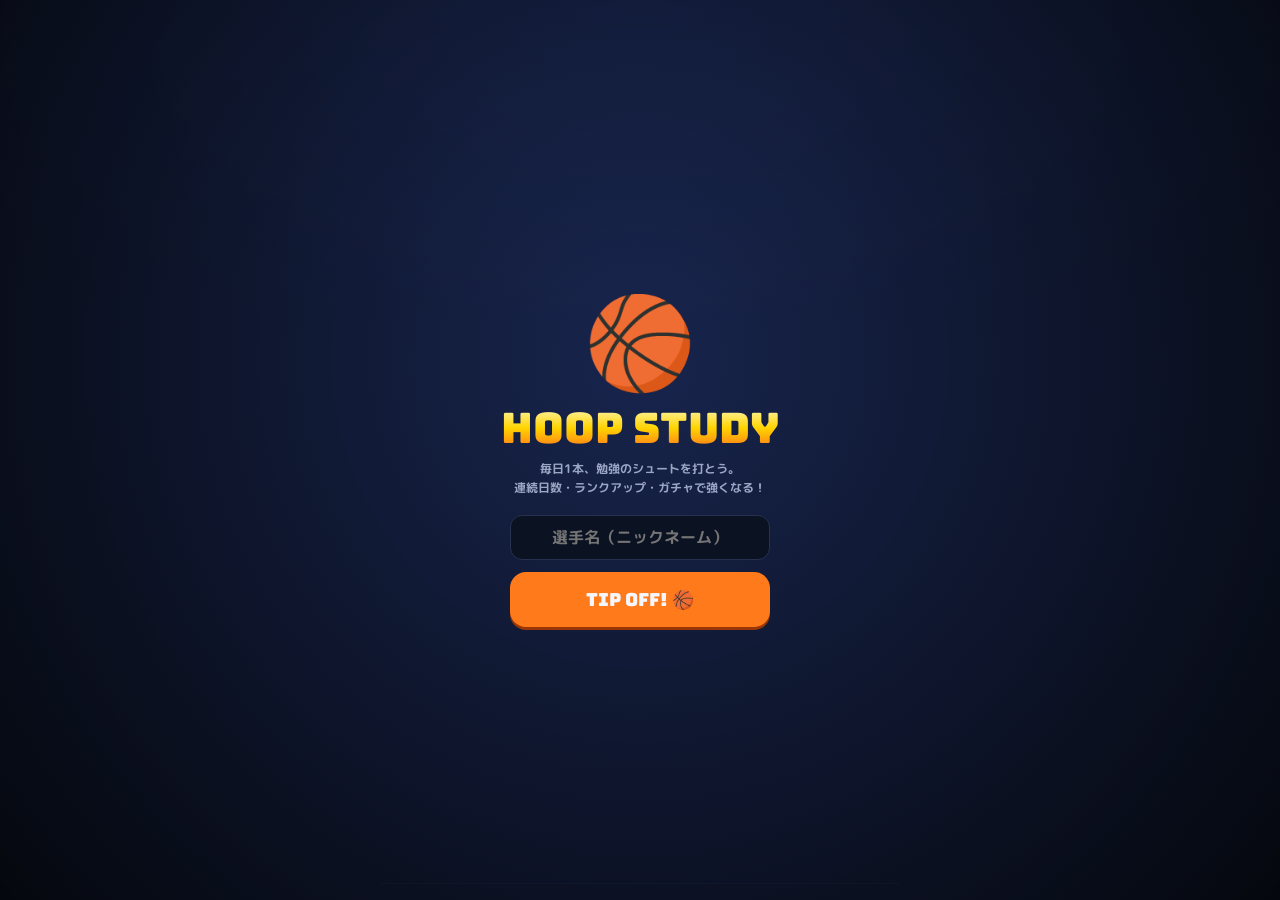
<file: index.html>
<!doctype html>
<html lang="ja">
<head>
<meta charset="utf-8">
<meta name="viewport" content="width=device-width,initial-scale=1,viewport-fit=cover,user-scalable=no">
<title>HOOP STUDY</title>
<meta name="theme-color" content="#0a0e1a">
<meta name="apple-mobile-web-app-capable" content="yes">
<meta name="mobile-web-app-capable" content="yes">
<meta name="apple-mobile-web-app-status-bar-style" content="black-translucent">
<meta name="apple-mobile-web-app-title" content="HOOP STUDY">
<link rel="apple-touch-icon" href="icons/icon-180.png">
<link rel="icon" href="icons/icon-192.png">
<link rel="manifest" href="manifest.webmanifest">
<link rel="preconnect" href="https://fonts.googleapis.com">
<link rel="preconnect" href="https://fonts.gstatic.com" crossorigin>
<link href="https://fonts.googleapis.com/css2?family=Bungee&family=M+PLUS+Rounded+1c:wght@500;700;800;900&display=swap" rel="stylesheet">
<link rel="stylesheet" href="style.css?v=34">
</head>
<body>
<div id="app"></div>
<nav class="tabbar" id="tabbar"></nav>
<script src="config.js?v=34"></script>
<script src="data.js?v=34"></script>
<script src="eiken.js?v=34"></script>
<script src="app.js?v=34"></script>
</body>
</html>
</file>
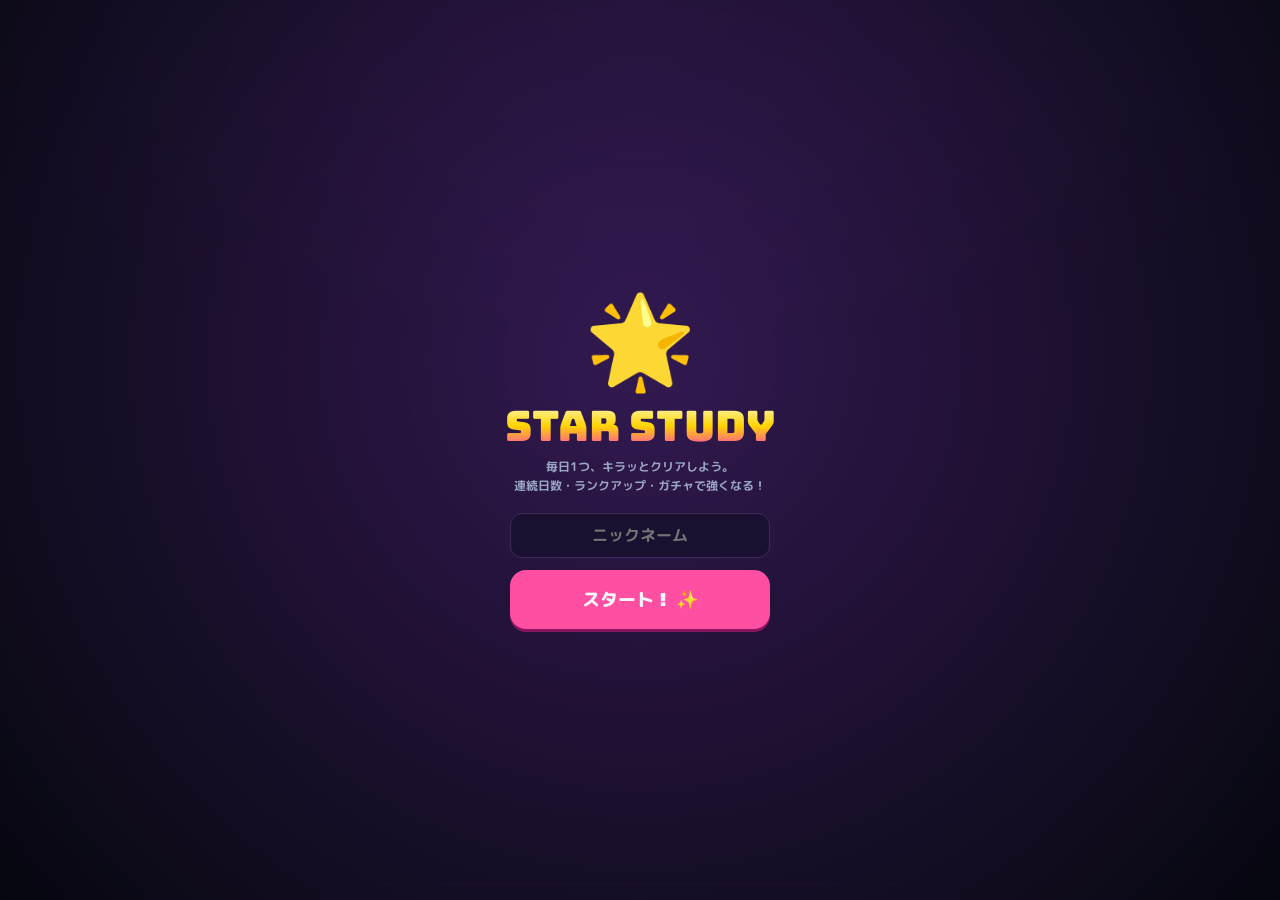
<file: star/index.html>
<!doctype html>
<html lang="ja">
<head>
<meta charset="utf-8">
<meta name="viewport" content="width=device-width,initial-scale=1,viewport-fit=cover,user-scalable=no">
<title>STAR STUDY</title>
<meta name="theme-color" content="#160c26">
<meta name="apple-mobile-web-app-capable" content="yes">
<meta name="mobile-web-app-capable" content="yes">
<meta name="apple-mobile-web-app-status-bar-style" content="black-translucent">
<meta name="apple-mobile-web-app-title" content="STAR STUDY">
<link rel="apple-touch-icon" href="icons/icon-180.png">
<link rel="icon" href="icons/icon-192.png">
<link rel="manifest" href="manifest.webmanifest">
<link rel="preconnect" href="https://fonts.googleapis.com">
<link rel="preconnect" href="https://fonts.gstatic.com" crossorigin>
<link href="https://fonts.googleapis.com/css2?family=Bungee&family=Jua&family=M+PLUS+Rounded+1c:wght@500;700;800;900&display=swap" rel="stylesheet">
<link rel="stylesheet" href="style.css?v=17">
</head>
<body>
<div id="app"></div>
<nav class="tabbar" id="tabbar"></nav>
<script src="config.js?v=17"></script>
<script src="data.js?v=17"></script>
<script src="app.js?v=17"></script>
</body>
</html>
</file>
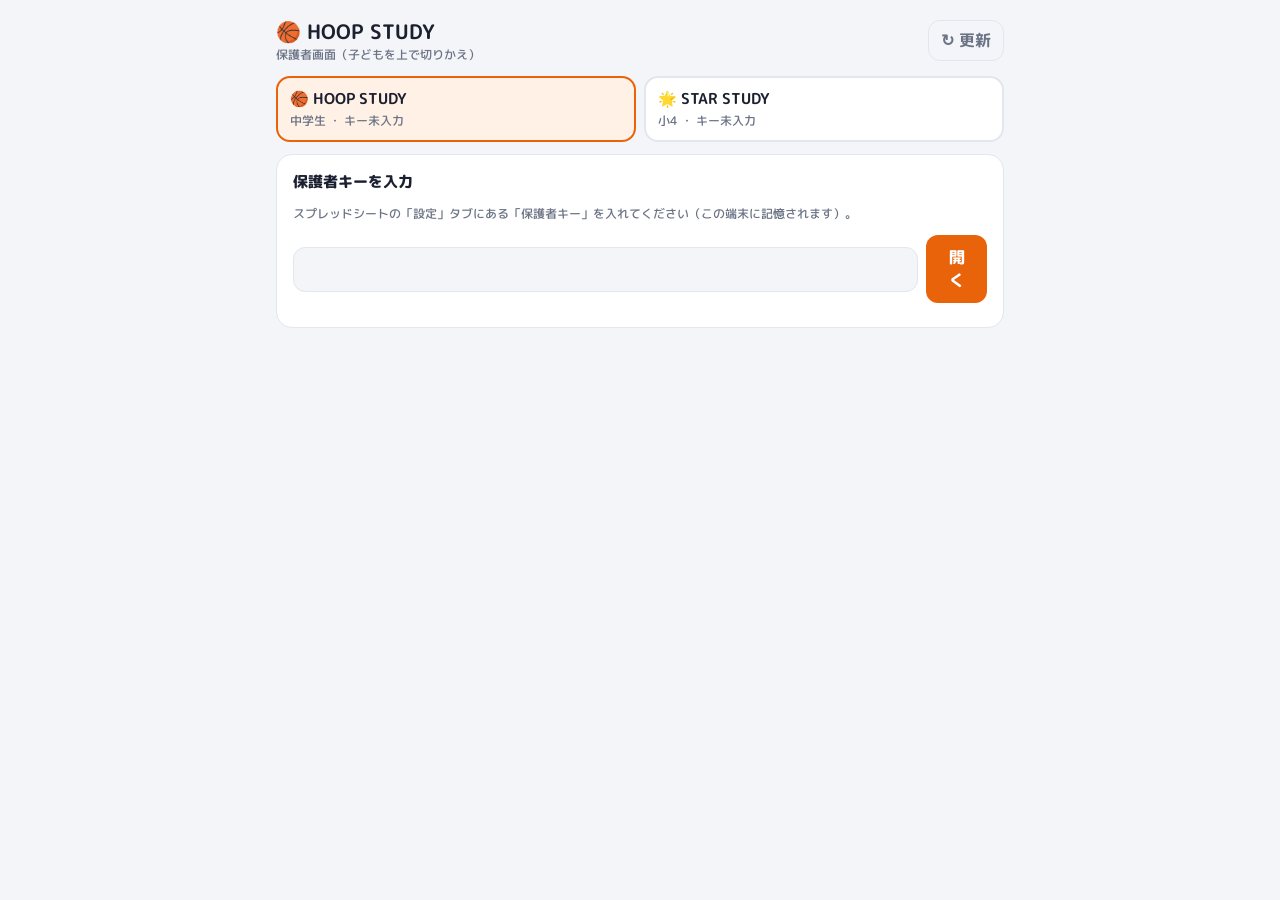
<file: parent.html>
<!doctype html>
<html lang="ja">
<head>
<meta charset="utf-8">
<meta name="viewport" content="width=device-width,initial-scale=1,viewport-fit=cover">
<title>保護者画面（HOOP・STAR）</title>
<meta name="theme-color" content="#0f1424">
<meta name="robots" content="noindex">
<meta name="apple-mobile-web-app-capable" content="yes">
<meta name="apple-mobile-web-app-title" content="勉強アプリ管理">
<link rel="apple-touch-icon" href="icons/icon-180.png">
<link rel="icon" href="icons/icon-192.png">
<link rel="preconnect" href="https://fonts.googleapis.com">
<link rel="preconnect" href="https://fonts.gstatic.com" crossorigin>
<link href="https://fonts.googleapis.com/css2?family=M+PLUS+Rounded+1c:wght@500;700;800&display=swap" rel="stylesheet">
<style>
:root {
  --bg: #f4f5f8; --card: #ffffff; --line: #e3e6ee; --text: #1b2030; --sub: #6b7385;
  --accent: #e8630a; --accent-soft: #fff1e6; --good: #0f9f6e; --good-soft: #e3f7ef; --bad: #d13b3b;
  --h0: #eceef3; --h1: #ffd9b8; --h2: #ffb172; --h3: #ff8a33; --h4: #e8630a;
}
@media (prefers-color-scheme: dark) {
  :root { --bg: #0f1424; --card: #171e33; --line: #273150; --text: #eef1f8; --sub: #98a2bd;
    --accent: #ff8a33; --accent-soft: #3a2412; --good: #2ee59d; --good-soft: #10302a; --bad: #ff6b6b;
    --h0: #222b45; --h1: #5a3417; --h2: #8a4a17; --h3: #c2641a; --h4: #ff8a33; }
}
* { box-sizing: border-box; }
body { margin: 0; background: var(--bg); color: var(--text); font-family: 'M PLUS Rounded 1c', 'Hiragino Sans', sans-serif; font-weight: 500; }
main { max-width: 760px; margin: 0 auto; padding: calc(16px + env(safe-area-inset-top)) 16px 48px; }
h1 { font-size: 20px; margin: 0; }
h2 { font-size: 15px; margin: 0 0 10px; font-weight: 800; }
.card { background: var(--card); border: 1px solid var(--line); border-radius: 16px; padding: 16px; margin-top: 12px; }
.head { display: flex; align-items: center; justify-content: space-between; gap: 10px; }
.sub { color: var(--sub); font-size: 12px; }
.kpis { display: grid; grid-template-columns: repeat(2, 1fr); gap: 10px; margin-top: 12px; }
@media (min-width: 620px) { .kpis { grid-template-columns: repeat(4, 1fr); } }
.kpi { background: var(--card); border: 1px solid var(--line); border-radius: 16px; padding: 14px; }
.kpi .v { font-size: 28px; font-weight: 800; line-height: 1.1; margin-top: 4px; }
.kpi .v small { font-size: 13px; font-weight: 700; margin-left: 2px; }
.kpi .d { font-size: 12px; margin-top: 4px; color: var(--sub); }
.up { color: var(--good); } .down { color: var(--bad); }
.status { display: flex; align-items: center; gap: 10px; padding: 12px 14px; border-radius: 14px; font-size: 14px; font-weight: 700; margin-top: 12px; }
.status.ok { background: var(--good-soft); color: var(--good); }
.status.wait { background: var(--accent-soft); color: var(--accent); }
.tl { list-style: none; margin: 0; padding: 0; }
.tl li { display: flex; gap: 10px; align-items: baseline; padding: 8px 0; border-bottom: 1px solid var(--line); font-size: 14px; }
.tl li:last-child { border-bottom: 0; }
.tl .t { color: var(--sub); font-size: 12px; width: 42px; flex-shrink: 0; font-variant-numeric: tabular-nums; }
.tl .p { margin-left: auto; font-weight: 800; color: var(--accent); white-space: nowrap; }
.cal { display: grid; grid-template-columns: repeat(7, 1fr); gap: 4px; }
.cal .dow { font-size: 11px; color: var(--sub); text-align: center; }
.cal .c { aspect-ratio: 1; border-radius: 6px; background: var(--h0); display: grid; place-items: center; font-size: 11px; color: var(--sub); position: relative; }
.cal .c.l1 { background: var(--h1); color: var(--text); } .cal .c.l2 { background: var(--h2); color: #2a1300; }
.cal .c.l3 { background: var(--h3); color: #fff; } .cal .c.l4 { background: var(--h4); color: #fff; }
.cal .c.today { outline: 2px solid var(--text); outline-offset: 1px; }
.cal .c.future { opacity: .35; }
.legend { display: flex; gap: 4px; align-items: center; justify-content: flex-end; font-size: 11px; color: var(--sub); margin-top: 8px; }
.legend i { width: 12px; height: 12px; border-radius: 3px; display: inline-block; }
.bars { display: grid; gap: 8px; }
.bar { display: grid; grid-template-columns: 52px 1fr 48px; align-items: center; gap: 8px; font-size: 13px; }
.bar .tr { height: 14px; background: var(--h0); border-radius: 99px; overflow: hidden; }
.bar .tr i { display: block; height: 100%; background: var(--accent); border-radius: 99px; }
.bar .n { text-align: right; font-variant-numeric: tabular-nums; color: var(--sub); }
.grid2 { display: grid; gap: 12px; }
@media (min-width: 620px) { .grid2 { grid-template-columns: 1fr 1fr; } .grid2 .card { margin-top: 0; } }
.chips { display: flex; flex-wrap: wrap; gap: 6px; }
.chip { padding: 5px 10px; border-radius: 99px; background: var(--accent-soft); font-size: 13px; }
.chip b { color: var(--accent); margin-left: 4px; }
.chk { display: flex; gap: 8px; font-size: 13px; padding: 5px 0; }
.chk .m { width: 18px; flex-shrink: 0; }
.prog { height: 10px; border-radius: 99px; background: var(--h0); overflow: hidden; margin: 6px 0 10px; }
.prog i { display: block; height: 100%; background: var(--good); }
textarea, input, select { font: inherit; font-size: 16px; color: var(--text); background: var(--bg); border: 1px solid var(--line); border-radius: 12px; padding: 10px 12px; width: 100%; }
textarea { min-height: 80px; resize: vertical; }
button { font: inherit; font-weight: 800; border: 0; border-radius: 12px; padding: 11px 16px; background: var(--accent); color: #fff; cursor: pointer; }
button.ghost { background: transparent; color: var(--sub); border: 1px solid var(--line); font-weight: 700; padding: 8px 12px; }
.row { display: flex; gap: 8px; align-items: center; margin-top: 8px; }
.qz { font-size: 13px; }
.qz .k { font-weight: 800; }
.spark { display: flex; gap: 3px; align-items: flex-end; height: 34px; margin-top: 6px; }
.spark i { flex: 1; background: var(--accent); border-radius: 3px 3px 0 0; min-height: 2px; }
.empty { color: var(--sub); font-size: 13px; padding: 6px 0; }
.msg { font-size: 13px; margin-top: 8px; }
.hidden { display: none; }
.moneycard { border: 2px solid #0f9f6e55; }
.mrow { display: grid; grid-template-columns: 1fr auto; gap: 4px 10px; font-size: 14px; padding: 4px 0; }
.mrow .s { grid-column: 1 / -1; font-size: 12px; color: var(--sub); }
.mbig { font-size: 30px; font-weight: 800; color: var(--good); }
.mmonth { padding: 12px 0; border-bottom: 1px solid var(--line); }
.mmonth:last-child { border-bottom: 0; }
.voicecard { border: 2px solid #e0447c55; }
.vo { background: #fff4f8; border-left: 4px solid #e0447c; border-radius: 10px; padding: 10px 12px; margin-bottom: 8px; }
@media (prefers-color-scheme: dark) { .vo { background: #2a1422; } }
.vo .m { font-size: 11px; color: var(--sub); display: flex; justify-content: space-between; gap: 8px; }
.vo .q { font-size: 12px; color: var(--sub); margin-top: 2px; }
.vo .t { font-size: 15px; line-height: 1.7; margin-top: 4px; }
.vo button { padding: 4px 10px; font-size: 12px; }
.goalt { width: 100%; border-collapse: collapse; font-size: 13px; margin: 6px 0 12px; }
.goalt td, .goalt th { padding: 6px 4px; border-bottom: 1px solid var(--line); text-align: center; }
.goalt th { color: var(--sub); font-weight: 600; }
.btnlink { display: inline-block; padding: 11px 16px; border-radius: 12px; background: var(--accent); color: #fff; text-decoration: none; font-weight: 800; }
.kids { display: grid; grid-template-columns: 1fr 1fr; gap: 8px; margin: 12px 0 4px; }
.kid { display: flex; flex-direction: column; gap: 2px; padding: 10px 12px; border-radius: 14px; background: var(--card); border: 2px solid var(--line); color: var(--text); text-decoration: none; }
.kid b { font-size: 15px; }
.kid span { font-size: 12px; color: var(--sub); }
.kid.on { border-color: var(--accent); background: var(--accent-soft); }
.hidden { display: none !important; }
.ideas { display: flex; flex-direction: column; gap: 6px; margin-bottom: 8px; }
.idea { text-align: left; padding: 9px 12px; border-radius: 12px; background: var(--card); border: 1px dashed var(--accent); color: var(--text); font-size: 13px; line-height: 1.5; font-weight: 600; }
.idea::before { content: '💡 '; }
.lastwarn { color: #c2410c; font-weight: 800; }
</style>
</head>
<body>
<main>
  <div class="head">
    <div><h1 id="apptitle">保護者画面</h1><div class="sub">保護者画面（子どもを上で切りかえ）</div></div>
    <button class="ghost" id="reload">↻ 更新</button>
  </div>

  <nav id="kids" class="kids"></nav>

  <section id="login" class="card hidden">
    <h2>保護者キーを入力</h2>
    <p class="sub">スプレッドシートの「設定」タブにある「保護者キー」を入れてください（この端末に記憶されます）。</p>
    <div class="row"><input id="keyin" autocomplete="off" autocapitalize="off"><button id="keygo">開く</button></div>
    <div id="loginmsg" class="msg"></div>
  </section>

  <div id="dash" class="hidden">
    <div id="status"></div>
    <div class="kpis" id="kpis"></div>

    <section class="card moneycard" id="moneycard"><h2>💰 おこづかい</h2><div id="money"></div></section>

    <section class="card voicecard" id="voicecard"><h2>💬 娘さんの声（要望・わからない・苦手）</h2><div id="voices"></div></section>

    <section class="card"><h2>今日の様子</h2><ul class="tl" id="today"></ul></section>

    <section class="card"><h2>カレンダー（直近5週・1日の合計ポイント）</h2><div class="cal" id="cal"></div>
      <div class="legend">少 <i style="background:var(--h0)"></i><i style="background:var(--h1)"></i><i style="background:var(--h2)"></i><i style="background:var(--h3)"></i><i style="background:var(--h4)"></i> 多</div></section>

    <div class="grid2" style="margin-top:12px">
      <section class="card"><h2>教科バランス（直近14日のポイント）</h2><div class="bars" id="subjects"></div></section>
      <section class="card"><h2>ミニゲームの正答率</h2><div id="quiz"></div></section>
    </div>

    <div class="grid2" style="margin-top:12px">
      <section class="card"><h2>苦手リスト（まちがえた回数）</h2><div id="weak"></div></section>
      <section class="card" id="testcard"><h2>試合前チェック（テスト準備）</h2><div id="test"></div></section>
    </div>

    <section class="card hidden" id="krcard" style="margin-top:12px"><h2>🇰🇷 かんこくご（IVE カードと連動）</h2><div id="kr"></div></section>

    <section class="card hidden" id="ekcard" style="margin-top:12px"><h2 id="ekttl">🏆 英検</h2><div id="ek"></div></section>

    <section class="card"><h2>📣 エールを送る</h2>
      <p class="sub">次にアプリを開いた時、大きく表示されます。チケットを付けるとガチャが回せます。</p>
      <div id="cheerlast" class="sub" style="margin:4px 0 8px"></div>
      <div id="cheerideas" class="ideas"></div>
      <textarea id="cheertext" maxlength="200" placeholder="例：部活のあとにミッション3つ、すごい！ 今日はゆっくり休んでね"></textarea>
      <div class="row"><select id="cheertk" style="width:auto"><option value="0">チケットなし</option><option value="1" selected>チケット +1</option><option value="2">チケット +2</option><option value="3">チケット +3</option></select>
        <button id="cheergo" style="flex:1">送る</button></div>
      <div id="cheermsg" class="msg"></div>
      <h2 style="margin-top:16px">送ったエール</h2><ul class="tl" id="cheers"></ul>
    </section>

    <section class="card"><h2>コレクション</h2><div id="cards" class="sub"></div></section>
    <section class="card"><h2>管理</h2>
      <div class="row" style="flex-wrap:wrap"><a id="sslink" class="btnlink" target="_blank" rel="noopener">📄 スプレッドシートを開く（問題の変更もここ）</a></div>
      <p class="sub" style="margin-top:12px">娘さんのスマホを替えた・アプリを入れ直した時は、下のボタンでスマホの登録をリセットしてください。<span id="paired"></span></p>
      <div class="row"><button class="ghost" id="unpair">スマホの登録をリセット</button><button class="ghost" id="logout">この端末の保護者キーを消す</button></div>
    </section>
  </div>
</main>
<script>
// 子どもごとのアプリ。上のボタンで切りかえる（?kid=star）。記録はアプリごとに別のスプレッドシート
window.KIDS = [
  { id: 'hoop', label: '🏀 HOOP STUDY', who: '中学生', base: '', cfg: 'HOOP_CONFIG', pk: 'hoop_parent_key', voice: true },
  { id: 'star', label: '🌟 STAR STUDY', who: '小4', base: 'star/', cfg: 'STAR_CONFIG', pk: 'star_parent_key', voice: true },
];
(function () {
  var q = new URLSearchParams(location.search).get('kid');
  var saved = ''; try { saved = localStorage.getItem('parent_kid') || ''; } catch (e) { /* noop */ }
  var kid = KIDS.filter(function (k) { return k.id === q; })[0] || KIDS.filter(function (k) { return k.id === saved; })[0] || KIDS[0];
  try { localStorage.setItem('parent_kid', kid.id); } catch (e) { /* noop */ }
  window.KID = kid;
  var load = function (src) { return new Promise(function (res, rej) { var s = document.createElement('script'); s.src = src; s.onload = res; s.onerror = rej; document.head.appendChild(s); }); };
  // 全員の設定（送信先）→ 選んだ子のアプリの問題データ の順に読み込んでから表示
  // ?fresh= で毎回最新を読む（service worker は ?fresh= つきをキャッシュに入れない）
  Promise.all(KIDS.map(function (k) { return load(k.base + 'config.js?fresh=' + Date.now()).catch(function () {}); }))
    .then(function () { return load(kid.base + 'data.js?fresh=' + Date.now()); })
    .then(function () { window.startParent(); });
})();
</script>
<script>
// 「勉強した日」の数え方（cfg.minStudyFrom の日から）：ゲームで問題を解いていた時間（x.st 秒）＋紙の勉強タイマー（x.tm 分）が
// 合計 cfg.minStudyMin 分以上。それより前の日は今までどおり（1点でも入れば勉強した日）。app.js・star/app.js と Apps Script にも同じものがある
function dayCounts(x, ds, cfg) {
  if (!x) return false;
  if (!cfg || !cfg.minStudyMin || !cfg.minStudyFrom || ds < cfg.minStudyFrom) return x.pts > 0;
  return (x.st || 0) + (x.tm || 0) * 60 >= cfg.minStudyMin * 60;
}
function calcAllowance(st, ym, today, cfg) {
  var A = cfg; var days = (st && st.days) || {};
  var p = ym.split('-').map(Number);
  var monthStart = ym + '-01';
  var monthEnd = new Date(Date.UTC(p[0], p[1], 0)).toISOString().slice(0, 10);
  var add = function (ds, n) { var q = ds.split('-').map(Number); return new Date(Date.UTC(q[0], q[1] - 1, q[2] + n)).toISOString().slice(0, 10); };
  var dow = function (ds) { return new Date(ds + 'T00:00:00Z').getUTCDay(); };
  var std = A.stdMissions || [];
  var isBig = function (x) { return !!x && (x.m || []).filter(function (id) { return std.indexOf(id) >= 0; }).length >= A.bigWinMissions; };
  var start = (st && st.startDate) || monthStart;
  var from = start > monthStart ? start : monthStart;
  var lastDone = today > monthEnd ? monthEnd : add(today, -1);
  var missed = 0, studied = 0, bigs = 0, perfect = 0, ranks = 0, mvp = 0;
  for (var d = monthStart; d <= monthEnd && d <= today; d = add(d, 1)) {
    var x = days[d];
    if (dayCounts(x, d, A)) studied++;
    else if (d >= from && d <= lastDone) missed++;
    if (x) {
      if (isBig(x)) bigs++;
      perfect += Math.min(A.perfectPerDay, x.cp || 0);
      ranks += x.ru2 || 0;
    }
    // 週間MVP：日曜日（週の終わり）がこの月にあり、終わった週だけ数える
    if (dow(d) === 0 && d < today) {
      var n = 0;
      for (var k = 0; k < 7; k++) if (isBig(days[add(d, -k)])) n++;
      if (n >= A.mvpDays) mvp++;
    }
  }
  var over = Math.max(0, missed - A.restDays);
  var base = Math.max(0, A.base - over * A.missPenalty);
  var bonus = Math.min(A.bonusMax, bigs * A.bigWin + mvp * A.mvp + perfect * A.perfect + ranks * A.rankUp);
  return { ym: ym, studied: studied, missed: missed, restLeft: Math.max(0, A.restDays - missed), over: over, base: base, bigs: bigs, mvp: mvp, perfect: perfect, ranks: ranks, bonus: bonus, total: Math.min(A.max, base + bonus) };
}
window.startParent = () => {
  const KID = window.KID;
  const CFG = window[KID.cfg] || {};
  const PK = KID.pk;
  const cfgOf = (k) => window[k.cfg] || {};
  const keyOf = (k) => { try { return localStorage.getItem(k.pk) || ''; } catch (e) { return ''; } };
  const $ = (s) => document.querySelector(s);
  const esc = (s) => String(s).replace(/[&<>"']/g, (c) => ({ '&': '&amp;', '<': '&lt;', '>': '&gt;', '"': '&quot;', "'": '&#39;' }[c]));
  const todayStr = (d = new Date()) => new Intl.DateTimeFormat('sv-SE', { timeZone: 'Asia/Tokyo' }).format(d);
  const addDays = (ds, n) => { const [y, m, d] = ds.split('-').map(Number); return new Date(Date.UTC(y, m - 1, d + n)).toISOString().slice(0, 10); };
  const dow = (ds) => new Date(ds + 'T00:00:00Z').getUTCDay();
  const hm = (iso) => new Intl.DateTimeFormat('ja-JP', { timeZone: 'Asia/Tokyo', hour: '2-digit', minute: '2-digit' }).format(new Date(iso));
  const getKey = () => { try { return localStorage.getItem(PK) || ''; } catch (e) { return ''; } };
  const setKey = (k) => { try { k ? localStorage.setItem(PK, k) : localStorage.removeItem(PK); } catch (e) { /* noop */ } };
  const ICON = { eiken_past: '📄', eiken_pass: '🏅', mission: '🏀', quiz: '🎮', check: '✅', gacha: '🎰', undo: '↩️', cheer_read: '📣', test_set: '📅', goal_set: '🎯', voice: '💬', reset: '⚠️', timer: '⏱', trade: '🔄', complete: '👑', challenge: '📜', badge: '🏅', session: '📱', krcard: '📇', krcards: '📖', krname: '🏷️', krletter: '💌', krclear: '🏅', krlevel: '🎤' };
  const QNAME = { 'ek:w': '🏆 英検 単語', 'ek:r1': '🏆 英検 大問1（語句）', 'ek:r2': '🏆 英検 大問2（会話）', 'ek:r3': '🏆 英検 大問3（並べかえ）', 'ek:r4': '🏆 英検 大問4（長文）', 'ek:l1': '🏆 英検 リスニング第1部', 'ek:l2': '🏆 英検 リスニング第2部', 'ek:l3': '🏆 英検 リスニング第3部', 'ek:scout': '🏆 英検 実力チェック', 'ek:mock': '🏆 英検 模試', calc: '🧮 計算ダッシュ', speak: '🎤 スピーキング', listen: '🎧 リスニング', spell: 'スペル', plural: '複数形', kanji: '漢字よみ', weak: '苦手つぶし', challenge: '👑 チャレンジ（上級）', verb: '🧩 動詞の形トレーニング', kwrite: '✍️ 漢字かき取り（紙・自己採点）', 'qa:社会': '社会 一問一答', 'qa:理科': '理科 一問一答', kr: '🇰🇷 韓国語クイズ', krrush: '⚡ 韓国語ラッシュ（2択）', krmatch: '🃏 韓国語カードあわせ', krspeak: '🗣️ 韓国語まねっこ' };

  const RUSH_NAME = { ek: '英検単語', verb: '動詞の形', kanji: '漢字よみ', calc: '計算', pref: '都道府県', en: '英語' };
  function showLogin(msg) { $('#login').classList.remove('hidden'); $('#dash').classList.add('hidden'); $('#loginmsg').textContent = msg || ''; }

  async function load() {
    if (!CFG.GAS_URL) { showLogin(`${KID.label} の記録先（スプレッドシート）は、まだ準備中です。準備ができると、ここに様子が出ます。`); $('#keyin').parentNode.classList.add('hidden'); return; }
    const key = getKey();
    if (!key) { showLogin(); return; }
    $('#reload').textContent = '読み込み中…';
    try {
      const r = await fetch(CFG.GAS_URL + '?' + new URLSearchParams({ action: 'dashboard', key }));
      const j = await r.json();
      if (!j.ok) { setKey(''); showLogin(j.error === 'key' ? '保護者キーが違うようです。' : '読み込めませんでした。'); return; }
      $('#login').classList.add('hidden'); $('#dash').classList.remove('hidden');
      draw(j); drawKids(j);
    } catch (e) {
      showLogin('通信できませんでした。電波を確認して「更新」を押してください。');
    } finally { $('#reload').textContent = '↻ 更新'; }
  }

  // エールの文例を記録から作る（多くて4つ）。BIG WIN の数え方はアプリと同じ（基本ミッションの本数）
  function cheerIdeas(st, logs, t, streak) {
    // 子どものスマホが最後に送ったルール（おこづかいの画面と同じ）を優先する
    const days = st.days || {}; const A = typeof ALLOWANCE !== 'undefined' ? Object.assign({}, ALLOWANCE, (st.summary && st.summary.allowanceCfg) || {}) : null;
    const kid = KID.id === 'star';
    const out = [];
    const isBig = (x) => !!(A && x && (x.m || []).filter((id) => (A.stdMissions || []).includes(id)).length >= A.bigWinMissions);
    const idx = (dow(t) + 6) % 7; let wb = 0;
    for (let k = 0; k <= idx; k++) if (isBig(days[addDays(t, -k)])) wb++;
    let bs = 0; { let d = isBig(days[t]) ? t : addDays(t, -1); while (isBig(days[d])) { bs++; d = addDays(d, -1); } }
    if (A && A.mvp && A.on !== false) {
      const need = A.mvpDays - wb; const left = 6 - idx + (isBig(days[t]) ? 0 : 1);
      if (need <= 0) out.push(kid ? `週間MVPおめでとう！🏅 今週は BIG WIN ${wb}日、ほんとうにすごいね ✨` : `週間MVP達成おめでとう！🏅 今週 BIG WIN ${wb}日、部活と両立してるのが本当にすごい`);
      else if (need <= 2 && need <= left) out.push(kid ? `今週 BIG WIN ${wb}日！ あと${need}日で週間MVPだね 🏅 おうえんしてるよ 📣` : `今週 BIG WIN ${wb}日！ あと${need}日で週間MVP 🏅 応援してるよ`);
    }
    if (bs >= 2) out.push(kid ? `BIG WIN ${bs}日連続！ 毎日コツコツできていて、えらいね 🌟` : `BIG WIN ${bs}日連続！ 紙の勉強がしっかり続いてて、すごいよ 🔥`);
    else if (streak >= 3) out.push(kid ? `${streak}日連続、すごいね！ 毎日つづけられるのが一番のちからだよ ✨` : `${streak}日連続！ 毎日コツコツ続けられるのが一番の力だよ 🔥`);
    const G = st.goals || {}; const gs = ['国語', '数学', '英語', '理科', '社会'].filter((s) => G[s] && G[s].goal);
    if (gs.length) out.push(`${gs.slice(0, 2).map((s) => `${s}${G[s].goal}点`).join('・')}の目標、いいね！ 一緒にがんばろう 📚`);
    const wk = st.weak || {};
    if (!kid && Object.keys(wk.past || {}).length + Object.keys(wk.third || {}).length >= 3) out.push('過去形・3単現は「🧩 動詞の形トレーニング」で4択の練習ができるよ。1回やってみてね');
    if (kid && Object.keys(wk.listen || {}).length >= 3) out.push('リスニング、答えたあとに日本語の意味が出るようになったよ 🎧 1回やってみてね');
    // 開く時間が21時以降の日が、直近3日のうち2日以上
    const firstAt = (d) => logs.filter((x) => x.date === d && x.type !== 'session' && x.ts).map((x) => hm(x.ts)).sort()[0] || '';
    const late = [1, 2, 3].map((k) => firstAt(addDays(t, -k))).filter((h) => h >= '21:00').length;
    if (late >= 2) out.push(kid ? '夜おそくまでおつかれさま 🌙 今日はごはんの前に1つクリアしてみない？' : '夜おそくまでおつかれさま。今日はごはんの前に1本だけやってみない？ 🌙');
    if (!out.length) out.push(kid ? '今日もアプリをひらいてくれてありがとう！ おうえんしてるよ 📣' : 'いつもがんばってるね！ 今日も1本、応援してるよ 🏀');
    return out.slice(0, 4);
  }

  function draw(j) {
    const logs = j.logs || []; const st = j.state || {}; const t = todayStr();
    const byDay = {};
    logs.forEach((l) => { if (l.date) byDay[l.date] = (byDay[l.date] || 0) + l.points; });
    const sumRange = (from, to) => { let s = 0; for (let d = from; d <= to; d = addDays(d, 1)) s += byDay[d] || 0; return s; };
    const daysActive = (from, to) => { let n = 0; for (let d = from; d <= to; d = addDays(d, 1)) if ((byDay[d] || 0) > 0) n++; return n; };
    // 連続日数は本人のアプリと同じ数え方（5分ルールの日からは、勉強の時間が5分以上の日だけ）。古いアプリの記録にはルールが入っていないので、その時は今までどおり点で数える
    const minCfg = (st.summary && st.summary.allowanceCfg) || {}; const ruleOn = (d) => !!(minCfg.minStudyMin && minCfg.minStudyFrom && d >= minCfg.minStudyFrom && st.days);
    const counts = (d) => (ruleOn(d) ? dayCounts(st.days[d], d, minCfg) : (byDay[d] || 0) > 0);
    const studyMin = (d) => { const x = (st.days || {})[d] || {}; return Math.floor(((x.st || 0) + (x.tm || 0) * 60) / 60); };
    let streak = 0; { let d = counts(t) ? t : addDays(t, -1); while (counts(d)) { streak++; d = addDays(d, -1); } }
    const w1 = sumRange(addDays(t, -6), t), w0 = sumRange(addDays(t, -13), addDays(t, -7));
    const act7 = daysActive(addDays(t, -6), t);
    const acts = logs.filter((l) => l.type !== 'session');
    const lastLog = acts.length ? acts[acts.length - 1] : null;
    // 今日アプリを開いていた時間（2026-10-18 から記録）
    const appMinToday = Math.round(logs.filter((l) => l.date === t && l.type === 'session').reduce((a, l) => a + (Number((l.detail || {}).sec) || 0), 0) / 60);
    const rank = (st.summary && st.summary.rank) || '—';
    const todayPts = byDay[t] || 0;

    $('#status').innerHTML = ruleOn(t) && todayPts > 0 && !counts(t)
      ? `<div class="status wait">⏳ 今日は勉強 ${studyMin(t)}分（${todayPts}ポイント）。${minCfg.minStudyMin}分に届くと「勉強した日」になります</div>`
      : todayPts > 0
      ? `<div class="status ok">✅ 今日はもう勉強しています（${todayPts}ポイント${appMinToday ? `・アプリ ${appMinToday}分` : ''}）</div>`
      : `<div class="status wait">⏳ 今日はまだ記録がありません${lastLog ? `（最後の記録：${esc(lastLog.date.slice(5).replace('-', '/'))} ${esc(hm(lastLog.ts))}）` : ''}</div>`;

    const diff = w1 - w0;
    $('#kpis').innerHTML = `
      <div class="kpi"><div class="sub">連続日数</div><div class="v">${streak}<small>日</small></div><div class="d">${minCfg.minStudyMin ? `🔥 1日${minCfg.minStudyMin}分以上で1日` : '🔥 1日1本でもOK'}</div></div>
      <div class="kpi"><div class="sub">直近7日の学習日数</div><div class="v">${act7}<small>/7日</small></div><div class="d">${act7 >= 5 ? 'とても良いペース' : act7 >= 3 ? '良いペース' : 'これから'}</div></div>
      <div class="kpi"><div class="sub">直近7日のポイント</div><div class="v">${w1}<small>P</small></div><div class="d ${diff >= 0 ? 'up' : 'down'}">前の7日より ${diff >= 0 ? '+' : ''}${diff}</div></div>
      <div class="kpi"><div class="sub">ランク</div><div class="v" style="font-size:20px">${esc(rank)}</div><div class="d">累計 ${st.xp || 0} XP ・ 🎟️ ${st.tickets || 0}</div></div>`;

    const tl = logs.filter((l) => l.date === t && l.type !== 'cheer_read' && l.type !== 'session');
    $('#today').innerHTML = tl.length ? tl.slice().reverse().map((l) => {
      let txt = l.item;
      if (l.type === 'quiz' && l.detail) txt += `　${l.detail.ok}/${l.detail.n} 正解`;
      if (l.type === 'gacha' && l.detail) txt = `ガチャ：${l.item}（${l.detail.rarity}）`;
      if (l.type === 'undo') txt = `取り消し：${l.item}`;
      return `<li><span class="t">${esc(hm(l.ts))}</span><span>${ICON[l.type] || '・'} ${esc(txt)}${l.subject ? ` <span class="sub">${esc(l.subject)}</span>` : ''}</span><span class="p">${l.points ? (l.points > 0 ? '+' : '') + l.points + 'P' : ''}</span></li>`;
    }).join('') : '<li class="empty">まだ記録はありません</li>';

    // カレンダー（月曜はじまり・5週）
    const mondayOffset = (dow(t) + 6) % 7;
    const start = addDays(t, -mondayOffset - 28);
    let cal = ['月', '火', '水', '木', '金', '土', '日'].map((d) => `<div class="dow">${d}</div>`).join('');
    for (let i = 0; i < 35; i++) {
      const d = addDays(start, i); const p = byDay[d] || 0;
      const lv = p <= 0 ? 0 : p < 4 ? 1 : p < 7 ? 2 : p < 12 ? 3 : 4;
      cal += `<div class="c l${lv} ${d === t ? 'today' : ''} ${d > t ? 'future' : ''}" title="${d} ${p}P">${Number(d.slice(8))}</div>`;
    }
    $('#cal').innerHTML = cal;

    // 教科バランス
    const from14 = addDays(t, -13);
    const subj = {}; SUBJECTS.forEach((s) => (subj[s] = 0));
    logs.forEach((l) => { if (l.date >= from14 && l.subject && subj[l.subject] != null) subj[l.subject] += l.points; });
    const mx = Math.max(1, ...Object.values(subj));
    $('#subjects').innerHTML = SUBJECTS.map((s) => `<div class="bar"><span>${s}</span><span class="tr"><i style="width:${Math.max(0, subj[s]) / mx * 100}%"></i></span><span class="n">${subj[s]}P</span></div>`).join('');

    // ミニゲーム
    const qs = logs.filter((l) => l.type === 'quiz' && l.detail && l.detail.n);
    $('#quiz').innerHTML = qs.length ? [...new Set(['spell', 'plural', 'kanji', 'weak', ...qs.map((q) => q.detail.kind)])].map((k) => {
      const s = qs.filter((q) => q.detail.kind === k); if (!s.length) return '';
      const recent = s.slice(-10);
      const ok = recent.reduce((a, q) => a + q.detail.ok, 0), n = recent.reduce((a, q) => a + q.detail.n, 0);
      return `<div class="qz" style="margin-bottom:12px"><span class="k">${esc(QNAME[k] || (k.startsWith('qa:') ? k.slice(3) + ' 一問一答' : k.startsWith('kr:') ? '🇰🇷 韓国語 ' + ((typeof KR_STAGES !== 'undefined' && KR_STAGES.find((s) => s.id === k.slice(3))) || { name: k.slice(3) }).name : k.startsWith('rush:') ? '⚡ ラッシュ（2択）' + (RUSH_NAME[k.slice(5)] || k.slice(5).replace('qa:', '')) : k))}</span>　直近${recent.length}回の正答率 <b>${Math.round(ok / n * 100)}%</b>
        <div class="spark">${recent.map((q) => `<i style="height:${Math.max(6, q.detail.ok / q.detail.n * 100)}%" title="${q.date} ${q.detail.ok}/${q.detail.n}"></i>`).join('')}</div></div>`;
    }).join('') : '<div class="empty">まだプレイしていません</div>';

    // 苦手
    const weak = st.weak || {};
    const top = (o, lim = 10) => Object.entries(o || {}).sort((a, b) => b[1] - a[1]).slice(0, lim);
    const kanjiRead = Object.fromEntries(KANJI_WORDS.map((k) => [k[0], k[1]]));
    const plur = Object.fromEntries(PLURAL_WORDS.map((p) => [p[0], p[1]]));
    const block = (title, arr, fmt) => arr.length ? `<div class="sub" style="margin:8px 0 6px">${title}</div><div class="chips">${arr.map(([k, n]) => `<span class="chip">${esc(fmt(k))}<b>${n}</b></span>`).join('')}</div>` : '';
    const pastOf = Object.fromEntries(PAST_FORMS.map((p) => [p[0], p[1]]));
    const thirdOf = Object.fromEntries(THIRD_FORMS.map((p) => [p[0], p[1]]));
    // 漢字かき取りは HOOP STUDY だけ（STAR の data.js には無い）
    const kwRead = typeof KANJI_WRITE === 'undefined' ? {} : Object.fromEntries(KANJI_WRITE.map((k) => [k[0], k[1]]));
    const wh = block('英単語スペル', top(weak.spell), (k) => k) + block('複数形', top(weak.plural), (k) => `${k}→${plur[k] || ''}`)
      + block('過去形', top(weak.past), (k) => `${k}→${pastOf[k] || ''}`) + block('3単現', top(weak.third), (k) => `${k}→${thirdOf[k] || ''}`)
      + block('漢字の読み', top(weak.kanji), (k) => `${k}（${kanjiRead[k] || ''}）`) + block('漢字の書き（かき取りで書けなかった字）', top(weak.kwrite), (k) => `${k}（${kwRead[k] || ''}）`) + block('難しい漢字（チャレンジ）', top(weak.hkanji), (k) => k) + block('一問一答', top(weak.qa), (k) => k)
      + block('リスニング', top(weak.listen), (k) => k) + block('スピーキング', top(weak.speak), (k) => k) + block('計算', top(weak.calc), (k) => k)
      + block('韓国語（スタジオのクイズにだけ出ます）', top(weak.kr), (k) => k.replace(/^abc:/, ''));
    $('#weak').innerHTML = wh || '<div class="empty">苦手リストは空です（まちがえた問題が自動で入ります）</div>';

    // かんこくご（STAR STUDY だけ。data.js に KR_STAGES がある子）
    const krOn = typeof KR_STAGES !== 'undefined';
    $('#krcard').classList.toggle('hidden', !krOn);
    if (krOn) {
      const K = st.kr || {}; const W = K.w || {}; const need = typeof KR_MASTER === 'number' ? KR_MASTER : 2;
      const stages = KR_STAGES.map((s) => ({ s, done: s.words.filter((w) => (W[s.id === 'abc' ? 'abc:' + w[0] : w[0]] || 0) >= need).length, total: s.words.length }));
      const words = stages.filter((x) => x.s.id !== 'abc');
      const since = addDays(t, -6);
      const cardDays = logs.filter((l) => l.type === 'krcard' && l.date >= since).length;
      const krGames = logs.filter((l) => l.type === 'quiz' && l.subject === '韓国語' && l.date >= since).length;
      $('#kr').innerHTML = `<div style="font-weight:800">おぼえた ことば ${words.reduce((a, x) => a + x.done, 0)}/${words.reduce((a, x) => a + x.total, 0)}</div>
        <div class="sub" style="margin:4px 0 8px">直近7日：カードタイム ${cardDays}回（紙のカードを声に出して読んだ自己申告）・ゲーム ${krGames}回 ／ ラッシュのベスト ${Number(K.rushBest) || 0}問 ・ ファンレター ${Number(K.letter) || 0}まい。おこづかいの計算には入りません</div>
        <div class="chips">${stages.map((x) => `<span class="chip">${esc(x.s.e + ' ' + x.s.name)}<b>${x.done}/${x.total}</b></span>`).join('')}</div>`;
    }

    // 試合前チェック
    const T = st.test || { name: '', date: '', checks: {} };
    const done = TEST_CHECKS.filter((c) => T.checks && T.checks[c.id]).length;
    const left = T.date ? Math.round((Date.parse(T.date + 'T00:00:00Z') - Date.parse(t + 'T00:00:00Z')) / 86400000) : null;
    const G = st.goals || {};
    const gsubs = ['国語', '数学', '英語', '理科', '社会'];
    const goalTable = gsubs.some((x) => G[x] && (G[x].goal || G[x].prev))
      ? `<table class="goalt"><tr><th></th>${gsubs.map((x) => `<th>${x}</th>`).join('')}</tr><tr><th>前回</th>${gsubs.map((x) => `<td>${esc((G[x] || {}).prev || '—')}</td>`).join('')}</tr><tr><th>目標</th>${gsubs.map((x) => `<td><b>${esc((G[x] || {}).goal || '—')}</b></td>`).join('')}</tr></table>`
      : '<div class="sub" style="margin:6px 0 10px">目標点はまだ未設定です（アプリの「試合前」で本人が入力）</div>';
    const gS = gsubs.reduce((n, x) => n + (Number((G[x] || {}).goal) || 0), 0), pS = gsubs.reduce((n, x) => n + (Number((G[x] || {}).prev) || 0), 0);
    const targetLine = `<div style="margin:6px 0 10px;font-size:14px">🎯 家族の目標：<b>5科 ${TEST_TARGET.total}点</b>（前回 ${pS || '—'}点 → 本人の目標合計 ${gS || '—'}点）</div>`;
    $('#test').innerHTML = `<div style="font-weight:800">${esc(T.name || '未設定')} ${left != null ? `<span class="sub">（${left > 0 ? 'あと' + left + '日' : left === 0 ? '今日' : '終了'}）</span>` : '<span class="sub">（日付未設定）</span>'}</div>
      <div class="prog"><i style="width:${done / TEST_CHECKS.length * 100}%"></i></div><div class="sub">準備度 ${done}/${TEST_CHECKS.length}</div>
      ${targetLine}${goalTable}
      ${TEST_CHECKS.map((c) => `<div class="chk"><span class="m">${T.checks && T.checks[c.id] ? '✅' : '⬜️'}</span><span><span class="sub">${esc(c.sub)}</span> ${esc(c.label)}</span></div>`).join('')}`;

    // 英検（HOOP STUDY だけ。記録が無い子には出さない。2026-11-06 5級→4級）
    const EK = st.ek; const EKS = (st.summary && st.summary.ek) || null;
    $('#ekcard').classList.toggle('hidden', !(EK && EKS));
    if (EK && EKS) {
      $('#ekttl').textContent = '🏆 ' + (EKS.name || '英検');
      const RT = EKS.rTotal || '—'; const LT = EKS.lTotal || '—';
      const leftE = Math.round((Date.parse(EKS.date + 'T00:00:00Z') - Date.parse(t + 'T00:00:00Z')) / 86400000);
      const since7 = addDays(t, -6);
      const menu7 = Object.keys(st.days || {}).filter((ds) => { const e = st.days[ds].ek; return ds >= since7 && e && e.m && e.m.length && e.done.length >= e.m.length; }).length;
      const names = { w: '単語', r1: '大問1', r2: '大問2', r3: '大問3', r4: '大問4', l1: 'L第1部', l2: 'L第2部', l3: 'L第3部' };
      const rows = Object.keys(names).map((k) => { const r = (EK.rc || {})[k] || ''; const ok = r.split('').filter((c) => c === '1').length; const pct = r.length ? Math.round(ok / r.length * 100) : null; return `<div class="bar"><span>${names[k]}</span><span class="tr"><i style="width:${pct == null ? 0 : pct}%"></i></span><span class="n">${pct == null ? '—' : pct + '%'}</span></div>`; }).join('');
      const mockName = { mini1: 'ミニ模試①', mini2: 'ミニ模試②', full1: '本番模試①', full2: '本番模試②' };
      const mocks = Object.entries(EK.mocks || {}).map(([id, x]) => `<div class="sub">${esc(mockName[id] || id)}：${x.r ? `R ${x.r.ok}/${x.r.n}` : 'R 未'} ・ ${x.l ? `L ${x.l.ok}/${x.l.n}` : 'L 未'}（${esc(x.date || '')}）</div>`).join('');
      const past = Object.entries(EK.past || {}).map(([id, x]) => `<div class="sub">公式の過去問${esc(id.slice(1))}：R ${x.r == null ? '—' : x.r}/${RT} ・ L ${x.l == null ? '—' : x.l}/${LT}（${esc(x.date || '')}）</div>`).join('');
      $('#ek').innerHTML = `<div style="font-weight:800">本番 ${esc(EKS.date)} ${leftE > 0 ? `<span class="sub">（あと${leftE}日・今は「${esc(EKS.phase)}」）</span>` : leftE === 0 ? '<span class="sub">（今日）</span>' : `<span class="sub">（終了${EK.pass ? '・合格を記録ずみ 🎉' : ''}）</span>`}</div>
        <div class="sub" style="margin:6px 0">実力チェック ${EK.scout ? '済（' + esc(EK.scout) + '）' : '未'} ・ メニュークリア 通算 ${EK.menus || 0}日（直近7日で ${menu7}日） ・ 単語 おぼえた ${EKS.words}/${EKS.wordGoal}（全${EKS.wordTotal}語）${EKS.reward ? ` ・ 合格のごほうび 🍣 ${esc(EKS.reward)}` : ''}</div>
        <div class="sub" style="margin:8px 0 4px">形式ごとの正答率（それぞれ直近20問まで・Lはリスニング）</div><div class="bars">${rows}</div>
        ${mocks || past ? `<div class="sub" style="margin:10px 0 4px"><b>模試・過去問</b></div>${mocks}${past}` : ''}
        <div class="sub" style="margin-top:10px">目標8割はアプリの目安で、公式の合格点ではありません（公式は正答数の目安を出していません。合格基準はCSEスコア）。アプリの問題はオリジナルなので、冬休みに<a href="${esc(EKS.url || 'https://www.eiken.or.jp/eiken/exam/')}" target="_blank" rel="noopener" style="color:#8fc0ff">公式の過去問（3回分）</a>を紙に印刷して解くと、本番に近い力がわかります。</div>`;
    }

    // エール
    const ch = (j.cheers || []).slice().reverse();
    const readIds = new Set(logs.filter((l) => l.type === 'cheer_read').map((l) => l.detail && l.detail.id));
    $('#cheers').innerHTML = ch.length ? ch.map((c) => `<li><span class="t">${esc(c.ts.slice(5, 10).replace('-', '/'))}</span><span>${esc(c.text)}${c.tickets ? ` 🎟️${c.tickets}` : ''}</span><span class="p" style="color:var(--sub);font-weight:600">${readIds.has(c.id) ? '既読' : '未読'}</span></li>`).join('') : '<li class="empty">まだ送っていません</li>';
    // 最後のエールから何日たったか（3日以上で目立たせる。チケットの4分の1はエールから届いている）
    // エールの時刻は「yyyy/MM/dd HH:mm」（日本時間）
    const lastDay = ch.length ? ch.map((c) => String(c.ts).slice(0, 10).replace(/\//g, '-')).sort().pop() : '';
    const lastAgo = /^\d{4}-\d{2}-\d{2}$/.test(lastDay) ? Math.max(0, Math.round((Date.parse(t + 'T00:00:00Z') - Date.parse(lastDay + 'T00:00:00Z')) / 86400000)) : null;
    $('#cheerlast').innerHTML = !ch.length ? '<span class="lastwarn">まだ1回もエールを送っていません</span>' : lastAgo == null ? ''
      : lastAgo >= 3 ? `<span class="lastwarn">最後のエールから ${lastAgo}日 たっています</span>` : `最後のエール：${lastAgo === 0 ? '今日' : lastAgo + '日前'}`;
    // エールの文例（記録から自動で作る）。タップすると下の欄に入る。送る前に自由に直してOK
    const ideas = cheerIdeas(st, logs, t, streak);
    $('#cheerideas').innerHTML = ideas.map((x, i) => `<button class="idea" data-idea="${i}">${esc(x)}</button>`).join('');
    document.querySelectorAll('[data-idea]').forEach((b) => b.addEventListener('click', () => { $('#cheertext').value = ideas[Number(b.dataset.idea)]; $('#cheertext').focus(); }));

    // おこづかい
    const cfg = Object.assign({}, ALLOWANCE, (st.summary && st.summary.allowanceCfg) || {});
    const ymNow = t.slice(0, 7);
    const pm = new Date(Date.UTC(Number(t.slice(0, 4)), Number(t.slice(5, 7)) - 2, 1)).toISOString().slice(0, 7);
    const yen = (n) => n.toLocaleString('ja-JP') + '円';
    const mblock = (a, label) => `<div class="mmonth"><div class="sub">${label}</div><div class="mbig">${yen(a.total)} <span class="sub">/ 最大 ${yen(cfg.max)}</span></div>
      <div class="mrow"><span>基本</span><b>${yen(a.base)}</b><span class="s">勉強した日 ${a.studied}日・しなかった日 ${a.missed}日（お休み枠 ${cfg.restDays}日${a.over ? `、超えた ${a.over}日 × −${yen(cfg.missPenalty)}` : ''}）</span></div>
      <div class="mrow"><span>がんばりボーナス</span><b>+${yen(a.bonus)}</b><span class="s">BIG WIN ${a.bigs}日 × ${cfg.bigWin}円 ・ 週間MVP ${a.mvp}週 × ${cfg.mvp}円 ${cfg.perfect ? ` ・ チャレンジ全問正解 ${a.perfect}回 × ${cfg.perfect}円` : ''} ・ ランクUP ${a.ranks}回 × ${cfg.rankUp}円（上限 ${yen(cfg.bonusMax)}）</span></div></div>`;
    const hasPrev = st.startDate && st.startDate.slice(0, 7) <= pm;
    $('#money').innerHTML = st.days ? mblock(calcAllowance(st, ymNow, t, cfg), `${Number(ymNow.slice(5))}月（見込み・今日まで）`) + (hasPrev ? mblock(calcAllowance(st, pm, t, cfg), `${Number(pm.slice(5))}月（確定）← 今月渡す金額`) : '')
      : '<div class="empty">まだデータがありません</div>';
    // 声
    const vs = (j.voices || []).slice().reverse().slice(0, 15);
    $('#voices').innerHTML = vs.length ? vs.map((v, i) => `<div class="vo"><div class="m"><span>${esc(v.when)}　${esc(v.cat)}</span><button class="ghost" data-reply="${i}">返事を書く</button></div>${v.q ? `<div class="q">Q. ${esc(v.q)}</div>` : ''}<div class="t">${esc(v.text)}</div></div>`).join('')
      : '<div class="empty">まだ届いていません。アプリの「💬 声」から、要望・わからないこと・苦手なことを送れます（マイクで話して入力もできます）。</div>';
    document.querySelectorAll('[data-reply]').forEach((b) => b.addEventListener('click', () => {
      const v = vs[Number(b.dataset.reply)];
      $('#cheertext').value = `「${v.text.slice(0, 30)}${v.text.length > 30 ? '…' : ''}」について：`;
      $('#cheertext').scrollIntoView({ behavior: 'smooth', block: 'center' }); $('#cheertext').focus();
    }));
    // 管理
    if (j.ssUrl) $('#sslink').href = j.ssUrl;
    $('#paired').textContent = j.paired ? '（現在：登録ずみ）' : '（現在：未登録 — 次にアプリを開いたスマホが登録されます）';
    // コレクション
    const cards = st.cards || {};
    const byR = {}; CARDS.forEach((c) => { if (cards[c.id]) byR[c.r] = (byR[c.r] || 0) + 1; });
    $('#cards').textContent = `${Object.keys(cards).length}/${CARDS.length} 種類 ・ ガチャ ${st.pulls || 0} 回 ・ ` + RARITY_ORDER.slice().reverse().map((r) => `${r} ${byR[r] || 0}`).join(' / ');
  }

  async function sendCheer() {
    const text = $('#cheertext').value.trim();
    if (!text) { $('#cheermsg').textContent = 'メッセージを入れてください'; return; }
    $('#cheergo').disabled = true; $('#cheermsg').textContent = '送信中…';
    try {
      const r = await fetch(CFG.GAS_URL, { method: 'POST', body: JSON.stringify({ action: 'cheer', key: getKey(), text, tickets: Number($('#cheertk').value) }) });
      const j = await r.json();
      if (j.ok) { $('#cheertext').value = ''; $('#cheermsg').textContent = '送りました！ 次にアプリを開いた時に表示されます。'; load(); }
      else $('#cheermsg').textContent = '送れませんでした（' + (j.error || 'error') + '）';
    } catch (e) { $('#cheermsg').textContent = '通信できませんでした'; }
    $('#cheergo').disabled = false;
  }

  $('#unpair').addEventListener('click', async () => {
    if (!confirm('娘さんのスマホの登録をリセットしますか？（次にアプリを開いたスマホが新しく登録されます）')) return;
    try {
      const r = await fetch(CFG.GAS_URL, { method: 'POST', body: JSON.stringify({ action: 'unpair', key: getKey() }) });
      const j = await r.json();
      alert(j.ok ? 'リセットしました。娘さんのアプリで「⚙️設定 → もう一度つなぐ」を押してもらってください。' : '失敗しました');
      load();
    } catch (e) { alert('通信できませんでした'); }
  });
  $('#keygo').addEventListener('click', () => { setKey($('#keyin').value.trim()); load(); });
  $('#reload').addEventListener('click', load);
  $('#cheergo').addEventListener('click', sendCheer);
  $('#logout').addEventListener('click', () => { if (confirm('この端末から保護者キーを消しますか？')) { setKey(''); showLogin(); } });
  document.addEventListener('visibilitychange', () => { if (document.visibilityState === 'visible' && getKey()) load(); });
  // 子どもの切りかえボタン（今日の様子つき）
  function drawKids(cur) {
    const t = todayStr();
    const chip = (k, j) => {
      let info = '';
      if (j && j.ok) { const st = j.state || {}; const d = (st.days || {})[t] || {}; info = `🔥${(st.summary && st.summary.streak) || 0}日 ・ 今日 ${d.pts || 0}P${d.win ? ' ・ WIN' : ''}`; }
      else info = !cfgOf(k).GAS_URL ? '記録先 準備中' : !keyOf(k) ? 'キー未入力' : '…';
      const nick = j && j.ok && j.state && j.state.nick ? j.state.nick : k.who;
      return `<a class="kid ${k.id === KID.id ? 'on' : ''}" href="?kid=${k.id}"><b>${k.label}</b><span>${esc(nick)} ・ ${esc(info)}</span></a>`;
    };
    const res = {}; res[KID.id] = cur;
    const paint = () => { $('#kids').innerHTML = KIDS.map((k) => chip(k, res[k.id])).join(''); };
    paint();
    KIDS.filter((k) => k.id !== KID.id && cfgOf(k).GAS_URL && keyOf(k)).forEach(async (k) => {
      try { const r = await fetch(cfgOf(k).GAS_URL + '?' + new URLSearchParams({ action: 'dashboard', key: keyOf(k) })); res[k.id] = await r.json(); } catch (e) { res[k.id] = null; }
      paint();
    });
  }
  $('#apptitle').textContent = KID.label;
  if (typeof ALLOWANCE !== 'undefined' && ALLOWANCE.on === false) $('#moneycard').classList.add('hidden');
  if (!KID.voice) $('#voicecard').classList.add('hidden');
  if (typeof TEST_CHECKS === 'undefined' || !TEST_CHECKS.length) $('#testcard').classList.add('hidden');
  drawKids(null);
  load();
};
</script>
</body>
</html>
</file>
<file: style.css>
:root {
  --bg: #0a0e1a;
  --bg2: #121a2e;
  --card: #18223b;
  --line: #26324f;
  --text: #f4f6fb;
  --sub: #9aa6c4;
  --orange: #ff7a1a;
  --orange2: #ff9d4d;
  --yellow: #ffd400;
  --cyan: #22d3ee;
  --pink: #ff3d7f;
  --green: #2ee59d;
  --purple: #a855f7;
  --display: 'Bungee', 'M PLUS Rounded 1c', 'Hiragino Maru Gothic ProN', 'Hiragino Sans', sans-serif;
  --body: 'M PLUS Rounded 1c', 'Hiragino Maru Gothic ProN', 'Hiragino Sans', sans-serif;
  --safe-b: env(safe-area-inset-bottom, 0px);
  --safe-t: env(safe-area-inset-top, 0px);
}
* { box-sizing: border-box; -webkit-tap-highlight-color: transparent; }
html, body { margin: 0; height: 100%; }
body {
  background: radial-gradient(120% 60% at 50% 0%, #1b2a55 0%, var(--bg) 60%) fixed, var(--bg);
  color: var(--text);
  font-family: var(--body);
  font-weight: 700;
  overscroll-behavior: none;
  -webkit-user-select: none; user-select: none;
  font-synthesis: none;
}
button { font: inherit; color: inherit; border: 0; background: none; cursor: pointer; }
input, select { font: inherit; font-size: 16px; }

#app { max-width: 520px; margin: 0 auto; padding: calc(12px + var(--safe-t)) 16px calc(96px + var(--safe-b)); }

/* ---------- header ---------- */
.top { display: flex; align-items: center; gap: 12px; margin-bottom: 14px; }
.rank-badge {
  width: 52px; height: 52px; border-radius: 16px; display: grid; place-items: center; font-size: 28px;
  background: linear-gradient(145deg, var(--orange), #c2410c); box-shadow: 0 6px 18px #ff7a1a55;
}
.top-info { flex: 1; min-width: 0; }
.top-name { font-size: 13px; color: var(--sub); }
.top-rank { font-family: var(--display); font-weight: 800; font-size: 20px; letter-spacing: .02em; }
.xpbar { height: 10px; border-radius: 99px; background: var(--line); overflow: hidden; margin-top: 6px; }
.xpbar > i { display: block; height: 100%; background: linear-gradient(90deg, var(--yellow), var(--orange)); border-radius: 99px; transition: width .8s cubic-bezier(.2,1.4,.4,1); }
.xpnum { font-size: 11px; color: var(--sub); margin-top: 3px; }
.tickets {
  display: flex; align-items: center; gap: 4px; padding: 8px 10px; border-radius: 12px;
  background: var(--card); border: 1px solid var(--line); font-family: var(--display); font-weight: 800; font-size: 16px;
}

/* ---------- streak ---------- */
.streak {
  display: flex; align-items: center; gap: 14px; padding: 14px 16px; border-radius: 20px; margin-bottom: 14px;
  background: linear-gradient(135deg, #2a1306, #3b1a07); border: 1px solid #5a2a0c;
}
.flame { font-size: 44px; line-height: 1; filter: drop-shadow(0 0 12px #ff7a1aaa); animation: flick 1.2s ease-in-out infinite; }
.flame.cold { filter: grayscale(1) opacity(.5); animation: none; }
@keyframes flick { 0%,100% { transform: scale(1) rotate(-2deg); } 50% { transform: scale(1.08) rotate(2deg); } }
.streak-num { font-family: var(--display); font-weight: 800; font-size: 34px; line-height: 1; color: var(--orange2); }
.streak-num small { font-size: 15px; margin-left: 4px; color: var(--text); }
.streak-msg { font-size: 12px; color: #ffcf9e; margin-top: 4px; }

/* ---------- cheer ---------- */
.cheer {
  padding: 12px 14px; border-radius: 16px; margin-bottom: 14px; font-size: 14px; line-height: 1.6;
  background: linear-gradient(135deg, #3a0f2a, #24113f); border: 1px solid #6b1d52;
  animation: pop .5s cubic-bezier(.2,1.6,.4,1);
}
.cheer b { color: var(--pink); }

/* ---------- scoreboard ---------- */
.board {
  display: grid; grid-template-columns: 1fr auto 1fr; align-items: center; padding: 14px 10px;
  border-radius: 20px; margin-bottom: 8px; text-align: center;
  background: #05070d; border: 2px solid #2b2f3a; box-shadow: inset 0 0 30px #000, 0 8px 24px #0008;
}
.board .lbl { font-size: 11px; color: var(--sub); letter-spacing: .1em; }
.board .sc { font-family: var(--display); font-weight: 800; font-size: 44px; line-height: 1.1; color: var(--yellow); text-shadow: 0 0 14px #ffd40088; }
.board .sc.away { color: #ff5a5a; text-shadow: 0 0 14px #ff5a5a66; }
.board .vs { font-family: var(--display); font-weight: 800; color: var(--sub); font-size: 14px; }
.board .clock { font-size: 11px; color: var(--sub); margin-top: 2px; }
.winmsg { text-align: center; font-size: 12px; color: var(--sub); margin: 0 0 16px; min-height: 18px; }
.winmsg.win { color: var(--green); font-family: var(--display); font-weight: 800; font-size: 15px; animation: pop .5s; }

/* ---------- section ---------- */
.sec-title { display: flex; align-items: baseline; justify-content: space-between; margin: 20px 2px 10px; }
.sec-title h2 { font-family: var(--display); font-weight: 800; font-size: 18px; margin: 0; letter-spacing: .03em; }
.sec-title span { font-size: 12px; color: var(--sub); }

/* ---------- missions ---------- */
.missions { display: grid; gap: 10px; }
.mission {
  display: flex; align-items: center; gap: 12px; padding: 12px 12px 12px 14px; border-radius: 18px;
  background: var(--card); border: 1px solid var(--line); transition: transform .15s;
}
.mission:active { transform: scale(.98); }
.mission .ic { font-size: 26px; width: 34px; text-align: center; }
.mission .tx { flex: 1; min-width: 0; }
.mission .lb { font-size: 15px; line-height: 1.35; }
.mission .mt { font-size: 11px; color: var(--sub); margin-top: 2px; }
.shoot-btn {
  flex-shrink: 0; padding: 10px 14px; border-radius: 14px; font-family: var(--display); font-weight: 800; font-size: 14px;
  background: linear-gradient(145deg, var(--orange), #e2560a); box-shadow: 0 4px 0 #9a3606, 0 6px 16px #ff7a1a55;
  transition: transform .08s, box-shadow .08s;
}
.shoot-btn:active { transform: translateY(3px); box-shadow: 0 1px 0 #9a3606; }
.mission.done { background: linear-gradient(135deg, #0f2a22, #10241f); border-color: #1d5a45; }
.mission.done .lb { color: #9ff5d3; }
.mission.done .shoot-btn { background: #1d5a45; box-shadow: none; color: var(--green); }

/* ---------- game cards ---------- */
.games { display: grid; gap: 12px; }
.gamecard {
  position: relative; overflow: hidden; text-align: left; padding: 18px; border-radius: 22px; min-height: 120px;
  border: 1px solid var(--line); background: var(--card);
}
.gamecard h3 { font-family: var(--display); font-weight: 800; font-size: 22px; margin: 0 0 4px; }
.gamecard p { margin: 0; font-size: 13px; color: #d6dcf0; line-height: 1.5; }
.gamecard .big { position: absolute; right: -6px; bottom: -14px; font-size: 84px; opacity: .25; }
.gamecard .best { display: inline-block; margin-top: 10px; font-size: 12px; padding: 4px 10px; border-radius: 99px; background: #0006; }
.gc-spell { background: linear-gradient(135deg, #0b3b5c, #13254a); border-color: #1f5b86; }
.gc-plural { background: linear-gradient(135deg, #3b2a0b, #2d1f0c); border-color: #7a5512; }
.gc-kanji { background: linear-gradient(135deg, #4a0d2a, #2a1240); border-color: #7c1d4f; }
.gc-weak { background: linear-gradient(135deg, #3a0d0d, #2a1212); border-color: #7a2020; }

/* ---------- checks ---------- */
.testhead { padding: 16px; border-radius: 20px; background: var(--card); border: 1px solid var(--line); }
.countdown { font-family: var(--display); font-weight: 800; font-size: 40px; color: var(--yellow); line-height: 1.1; }
.countdown small { font-size: 15px; color: var(--text); }
.row { display: flex; gap: 8px; align-items: center; flex-wrap: wrap; }
.inp {
  background: #0b1222; border: 1px solid var(--line); border-radius: 12px; padding: 10px 12px; color: var(--text);
  font-weight: 700; min-width: 0;
}
.btn {
  padding: 10px 16px; border-radius: 12px; font-family: var(--display); font-weight: 800; font-size: 14px;
  background: var(--orange); box-shadow: 0 3px 0 #9a3606;
}
.btn.ghost { background: var(--bg2); box-shadow: none; border: 1px solid var(--line); font-family: var(--body); }
.btn.big { width: 100%; padding: 16px; font-size: 18px; border-radius: 16px; }
.subgroup { margin-top: 14px; }
.subgroup h4 { margin: 0 0 8px 2px; font-size: 13px; color: var(--sub); }
.check {
  display: flex; align-items: center; gap: 12px; width: 100%; text-align: left; padding: 12px 14px; border-radius: 14px;
  background: var(--card); border: 1px solid var(--line); margin-bottom: 8px; font-size: 14px; line-height: 1.4;
}
.check .bx { width: 26px; height: 26px; border-radius: 8px; border: 2px solid #4b587c; flex-shrink: 0; display: grid; place-items: center; font-size: 16px; }
.check.on { background: #10241f; border-color: #1d5a45; }
.check.on .bx { background: var(--green); border-color: var(--green); color: #052; }
.progress { height: 12px; border-radius: 99px; background: var(--line); overflow: hidden; margin-top: 10px; }
.progress > i { display: block; height: 100%; background: linear-gradient(90deg, var(--cyan), var(--green)); transition: width .6s; }

/* ---------- gacha ---------- */
.gacha-machine {
  position: relative; text-align: center; padding: 26px 16px 20px; border-radius: 26px;
  background: radial-gradient(80% 70% at 50% 30%, #3a2a6b, #171030); border: 1px solid #4b3a8a;
}
.gacha-ball { font-size: 96px; display: inline-block; filter: drop-shadow(0 10px 20px #000a); }
.gacha-ball.shake { animation: shake .5s infinite; }
@keyframes shake { 0%,100% { transform: rotate(0); } 25% { transform: rotate(-14deg) scale(1.05); } 75% { transform: rotate(14deg) scale(1.05); } }
.gacha-machine p { margin: 8px 0 14px; color: #cfc6f5; font-size: 13px; }
.pity { font-size: 11px; color: #b4a8e8; margin-top: 10px; }
.collection { display: grid; grid-template-columns: repeat(3, 1fr); gap: 8px; }
.cc {
  position: relative; aspect-ratio: 3/4; border-radius: 14px; padding: 8px 6px; text-align: center;
  background: var(--card); border: 2px solid var(--line); display: flex; flex-direction: column; align-items: center; justify-content: center; gap: 4px;
}
.cc .e { font-size: 32px; }
.cc .n { font-size: 11px; line-height: 1.25; }
.cc .r { position: absolute; top: 5px; left: 6px; font-size: 10px; font-family: var(--display); font-weight: 800; }
.cc .cnt { position: absolute; top: 5px; right: 6px; font-size: 10px; color: var(--sub); }
.cc.locked { opacity: .45; }
.cc.locked .e { filter: brightness(0); }
.r-N { border-color: #56607a; } .r-N .r { color: #b8c0d6; }
.r-R { border-color: #2f7de1; } .r-R .r { color: #6fb0ff; }
.r-SR { border-color: #a855f7; box-shadow: 0 0 12px #a855f755; } .r-SR .r { color: #d3a6ff; }
.r-SSR { border-color: #ffc400; box-shadow: 0 0 16px #ffc40077; } .r-SSR .r { color: var(--yellow); }
.r-UR { border-color: transparent; background: linear-gradient(var(--card), var(--card)) padding-box, linear-gradient(135deg, #ff3d7f, #ffd400, #2ee59d, #22d3ee, #a855f7) border-box; box-shadow: 0 0 22px #ff3d7f66; }
.r-UR .r { background: linear-gradient(90deg, #ff3d7f, #ffd400, #22d3ee); -webkit-background-clip: text; color: transparent; }

/* ---------- settings ---------- */
.set-item { display: flex; align-items: center; gap: 10px; padding: 12px; border-radius: 14px; background: var(--card); border: 1px solid var(--line); margin-bottom: 8px; font-size: 14px; }
.set-item .grow { flex: 1; min-width: 0; }
.del { color: #ff8a8a; font-size: 13px; padding: 6px 8px; }
.note { font-size: 12px; color: var(--sub); line-height: 1.6; }
.sync { font-size: 11px; color: var(--sub); text-align: center; margin-top: 18px; }

/* ---------- tab bar ---------- */
.tabbar {
  position: fixed; left: 0; right: 0; bottom: 0; z-index: 20;
  display: grid; grid-template-columns: repeat(5, 1fr); max-width: 520px; margin: 0 auto;
  padding: 8px 8px calc(8px + var(--safe-b)); background: #0a0e1aee; backdrop-filter: blur(12px); -webkit-backdrop-filter: blur(12px);
  border-top: 1px solid var(--line);
}
.tab { display: flex; flex-direction: column; align-items: center; gap: 2px; padding: 4px 0; font-size: 10px; color: var(--sub); position: relative; }
.tab .ti { font-size: 22px; filter: grayscale(.8); transition: transform .2s; }
.tab.on { color: var(--orange2); }
.tab.on .ti { filter: none; transform: translateY(-2px) scale(1.1); }
.dot { position: absolute; top: 2px; right: 26%; width: 9px; height: 9px; border-radius: 50%; background: var(--pink); box-shadow: 0 0 8px var(--pink); }

/* ---------- overlay (shoot / level up / gacha / quiz) ---------- */
.ov {
  position: fixed; inset: 0; z-index: 50; display: flex; flex-direction: column; align-items: center; justify-content: center;
  background: radial-gradient(circle at 50% 40%, #1c2b5acc, #05070dee); animation: fadein .15s;
  padding: calc(16px + var(--safe-t)) 16px calc(16px + var(--safe-b));
}
@keyframes fadein { from { opacity: 0; } }
.court { position: relative; width: 280px; height: 300px; }
.hoop { position: absolute; top: 20px; left: 50%; transform: translateX(-50%); width: 150px; }
.ball {
  position: absolute; left: 50%; top: 240px; width: 54px; height: 54px; margin-left: -27px; font-size: 54px; line-height: 54px; text-align: center;
  animation: arc 0.75s cubic-bezier(.3,.1,.5,1) forwards;
}
@keyframes arc {
  0% { transform: translate(-90px, 0) scale(1.2) rotate(0); }
  45% { transform: translate(-30px, -250px) scale(.9) rotate(260deg); }
  75% { transform: translate(0, -168px) scale(.72) rotate(420deg); }
  100% { transform: translate(0, -120px) scale(.68) rotate(480deg); opacity: .0; }
}
.net { transform-origin: 50% 0; animation: net .5s .55s ease-out; }
@keyframes net { 0% { transform: scaleY(1); } 40% { transform: scaleY(1.35) scaleX(.85); } 100% { transform: scaleY(1); } }
.shot-word {
  font-family: var(--display); font-weight: 800; font-size: 46px; color: var(--yellow); text-shadow: 0 0 20px #ffd400aa, 0 4px 0 #a55b00;
  opacity: 0; animation: pop .55s .6s cubic-bezier(.2,1.8,.4,1) forwards; text-align: center;
}
.shot-pts { font-family: var(--display); font-weight: 800; font-size: 30px; color: var(--green); opacity: 0; animation: pop .5s .8s cubic-bezier(.2,1.8,.4,1) forwards; }
.shot-sub { margin-top: 10px; font-size: 14px; color: #ffcf9e; opacity: 0; animation: pop .4s 1s forwards; text-align: center; }
@keyframes pop { 0% { opacity: 0; transform: scale(.3); } 100% { opacity: 1; transform: scale(1); } }
.shake-screen { animation: sscreen .35s; }
@keyframes sscreen { 0%,100% { transform: translate(0); } 20% { transform: translate(-6px, 4px); } 40% { transform: translate(6px, -4px); } 60% { transform: translate(-4px, -2px); } 80% { transform: translate(3px, 3px); } }
.tap-close { position: absolute; bottom: calc(24px + var(--safe-b)); font-size: 12px; color: var(--sub); }

.lvup-title { font-family: var(--display); font-weight: 800; font-size: 52px; line-height: 1; background: linear-gradient(180deg, #fff6b0, var(--yellow), var(--orange)); -webkit-background-clip: text; color: transparent; animation: pop .6s cubic-bezier(.2,1.8,.4,1); text-align: center; }
.lvup-rank { font-size: 80px; margin: 18px 0 6px; animation: pop .6s .2s both cubic-bezier(.2,1.8,.4,1); }
.lvup-name { font-family: var(--display); font-weight: 800; font-size: 30px; animation: pop .6s .35s both; }

.reveal { width: 230px; aspect-ratio: 3/4; border-radius: 22px; display: flex; flex-direction: column; align-items: center; justify-content: center; gap: 10px; padding: 16px; text-align: center; animation: flip .7s cubic-bezier(.2,1.4,.4,1); background: var(--card); border: 3px solid var(--line); }
@keyframes flip { 0% { transform: rotateY(90deg) scale(.6); } 100% { transform: rotateY(0) scale(1); } }
.reveal .e { font-size: 84px; }
.reveal .n { font-family: var(--display); font-weight: 800; font-size: 22px; }
.reveal .d { font-size: 13px; color: #cfd6ee; line-height: 1.5; }
.reveal .rr { font-family: var(--display); font-weight: 800; font-size: 26px; }
.flash { position: fixed; inset: 0; z-index: 60; pointer-events: none; animation: flash .6s forwards; }
@keyframes flash { 0% { opacity: .95; } 100% { opacity: 0; } }
.newtag { font-family: var(--display); font-weight: 800; color: var(--pink); font-size: 18px; animation: pop .4s .5s both; }

/* quiz */
.quiz { width: 100%; max-width: 480px; height: 100%; display: flex; flex-direction: column; }
.qhead { display: flex; align-items: center; justify-content: space-between; gap: 10px; }
.qclose { font-size: 14px; color: var(--sub); padding: 8px; }
.qprog { flex: 1; height: 8px; border-radius: 99px; background: var(--line); overflow: hidden; }
.qprog > i { display: block; height: 100%; background: var(--cyan); transition: width .3s; }
.combo { font-family: var(--display); font-weight: 800; font-size: 15px; color: var(--sub); min-width: 74px; text-align: right; }
.combo.fire { color: var(--orange2); text-shadow: 0 0 10px #ff7a1a; animation: pop .3s; }
.qbody { flex: 1; display: flex; flex-direction: column; align-items: center; justify-content: center; gap: 14px; }
.shotclock { width: 76px; height: 76px; position: relative; }
.shotclock svg { transform: rotate(-90deg); }
.shotclock b { position: absolute; inset: 0; display: grid; place-items: center; font-family: var(--display); font-weight: 800; font-size: 26px; color: #ff5a5a; }
.qprompt { font-size: 14px; color: var(--sub); text-align: center; }
.qmain { font-family: var(--display); font-weight: 800; font-size: 44px; text-align: center; line-height: 1.2; word-break: break-all; }
.qhint { font-size: 22px; letter-spacing: .25em; color: var(--sub); font-family: ui-monospace, Menlo, monospace; text-align: center; }
.qinput { width: 100%; text-align: center; font-size: 26px; padding: 14px; border-radius: 16px; background: #0b1222; border: 2px solid var(--line); color: var(--text); font-family: ui-monospace, Menlo, monospace; font-weight: 700; }
.qinput:focus { outline: none; border-color: var(--cyan); }
.choices { display: grid; grid-template-columns: 1fr 1fr; gap: 10px; width: 100%; }
.choice { padding: 18px 8px; border-radius: 16px; background: var(--card); border: 2px solid var(--line); font-size: 20px; }
.choice.ok { background: #10402f; border-color: var(--green); }
.choice.ng { background: #4a1414; border-color: #ff5a5a; }
.judge { font-family: var(--display); font-weight: 800; font-size: 34px; min-height: 44px; text-align: center; }
.judge.ok { color: var(--green); animation: pop .3s; }
.judge.ng { color: #ff6b6b; animation: pop .3s; }
.answer { font-size: 15px; color: #ffd0d0; text-align: center; min-height: 22px; }
.result { text-align: center; }
.result .big { font-family: var(--display); font-weight: 800; font-size: 64px; color: var(--yellow); line-height: 1; }
.result ul { list-style: none; padding: 0; margin: 14px 0; font-size: 14px; color: #ffd0d0; }

.toast {
  position: fixed; left: 50%; bottom: calc(96px + var(--safe-b)); transform: translateX(-50%); z-index: 70;
  padding: 10px 16px; border-radius: 14px; background: #000d; border: 1px solid var(--line); font-size: 13px;
  animation: pop .3s; white-space: nowrap;
}
canvas.confetti { position: fixed; inset: 0; z-index: 65; pointer-events: none; }
.hidden { display: none !important; }

/* ---------- v2: 設定ボタン・一問一答・作戦・目標・声 ---------- */
.top-side { display: flex; flex-direction: column; align-items: flex-end; gap: 6px; }
.gear { font-size: 20px; padding: 4px 6px; border-radius: 10px; background: var(--card); border: 1px solid var(--line); line-height: 1; }
.gc-qa { background: linear-gradient(135deg, #0d3a2c, #12243a); border-color: #1d6b52; }
.gc-qa2 { background: linear-gradient(135deg, #2b1d52, #16203f); border-color: #4b3a8a; }
.qmain.long { font-family: var(--body); font-weight: 800; font-size: 22px; line-height: 1.5; }
.roadmap { display: grid; gap: 8px; }
.phase { padding: 12px 14px; border-radius: 14px; background: var(--card); border: 1px solid var(--line); }
.phase .pt { font-weight: 800; font-size: 15px; display: flex; justify-content: space-between; gap: 8px; }
.phase .pt span { font-size: 11px; color: var(--sub); font-weight: 700; }
.phase .px { font-size: 13px; color: #cfd6ee; margin-top: 4px; line-height: 1.5; }
.phase.now { background: linear-gradient(135deg, #3b1a07, #2a1306); border-color: var(--orange); box-shadow: 0 0 16px #ff7a1a44; }
.phase.now .pt { color: var(--orange2); }
.phase.past { opacity: .5; }
.goals { padding: 14px; border-radius: 18px; background: var(--card); border: 1px solid var(--line); }
.goalrow { display: grid; grid-template-columns: 44px 1fr 20px 1fr; gap: 8px; align-items: center; margin-bottom: 8px; font-size: 14px; }
.goalrow .inp { width: 100%; text-align: center; }
.goalrow .goal { border-color: var(--orange); color: var(--yellow); }
.goalrow .arrow { color: var(--sub); text-align: center; }
.coach { padding: 18px; border-radius: 22px; background: linear-gradient(135deg, #0b3b5c, #1b1440); border: 1px solid #2a5f8f; }
.coach-l { font-size: 12px; color: #9fd3ff; }
.coach-q { font-size: 20px; font-weight: 800; line-height: 1.5; margin: 8px 0 14px; }
.vbox { padding: 14px; border-radius: 18px; background: var(--card); border: 1px solid var(--line); }
.chips { display: flex; flex-wrap: wrap; gap: 6px; margin-bottom: 10px; }
.chip { padding: 8px 12px; border-radius: 99px; background: var(--bg2); border: 1px solid var(--line); font-size: 13px; }
.chip.on { background: var(--orange); border-color: var(--orange); }
.vq { font-size: 13px; color: #9fd3ff; margin-bottom: 8px; }
.vq button { color: var(--sub); padding: 0 6px; }
.vtext { width: 100%; min-height: 110px; resize: vertical; line-height: 1.6; -webkit-user-select: text; user-select: text; }
.mic { background: #1f5b86; box-shadow: 0 3px 0 #123a57; }
.mic.rec { background: #d13b3b; box-shadow: 0 3px 0 #7a1a1a; animation: flick 1s infinite; }
.vlist { display: grid; gap: 8px; }
.vitem { padding: 12px 14px; border-radius: 14px; background: var(--card); border: 1px solid var(--line); font-size: 14px; line-height: 1.6; -webkit-user-select: text; user-select: text; }
.vitem.reply { background: linear-gradient(135deg, #3a0f2a, #24113f); border-color: #6b1d52; }
.vm { font-size: 11px; color: var(--sub); display: flex; justify-content: space-between; margin-bottom: 4px; }
.vqq { font-size: 12px; color: #9fd3ff; }
.warn { padding: 12px 14px; border-radius: 14px; background: #3a1a0a; border: 1px solid #a5531f; font-size: 13px; line-height: 1.6; margin-bottom: 10px; }
.sec-title .btn.ghost { padding: 6px 10px; font-size: 12px; }

/* ---------- v3: ランク表・あそびかた ---------- */
.ranklink { color: var(--orange2); white-space: nowrap; }
.rank-badge, .top-info { cursor: pointer; }
.rank-now { text-align: center; padding: 20px 16px; border-radius: 22px; background: radial-gradient(90% 80% at 50% 0%, #3b1a07, #18223b); border: 1px solid #5a2a0c; }
.rn-e { font-size: 64px; line-height: 1.1; }
.rn-l { font-size: 12px; color: var(--sub); margin-top: 4px; }
.rn-n { font-family: var(--display); font-weight: 800; font-size: 28px; margin: 2px 0 10px; }
.rn-x { font-size: 13px; margin-top: 10px; line-height: 1.6; }
.rn-x b { color: var(--yellow); }
.forecast { margin-top: 10px; padding: 14px 16px; border-radius: 18px; background: var(--card); border: 1px solid var(--line); display: grid; gap: 6px; font-size: 14px; line-height: 1.6; }
.forecast b { color: var(--yellow); }
.fc-big { font-size: 20px; }
.ladder { display: grid; gap: 6px; }
.rung { display: flex; align-items: center; gap: 12px; padding: 10px 14px; border-radius: 14px; background: var(--card); border: 1px solid var(--line); }
.rung .re { font-size: 26px; width: 34px; text-align: center; }
.rung .rt { flex: 1; min-width: 0; }
.rung .rnm { font-weight: 800; font-size: 15px; }
.rung .rxp { font-size: 11px; color: var(--sub); margin-top: 2px; }
.rung .rrw { font-size: 12px; color: var(--pink); margin-top: 3px; }
.rung.done { opacity: .6; }
.rung.now { background: linear-gradient(135deg, #3b1a07, #2a1306); border-color: var(--orange); box-shadow: 0 0 16px #ff7a1a55; }
.rung.lock .re { filter: grayscale(.7); }
.here { color: var(--orange2); font-size: 12px; }
.howto { padding: 6px 14px; border-radius: 18px; background: var(--card); border: 1px solid var(--line); }
.hrow { display: flex; align-items: center; gap: 10px; padding: 9px 0; border-bottom: 1px solid var(--line); font-size: 14px; }
.hrow:last-child { border-bottom: 0; }
.hrow .hl { flex: 1; }
.hrow b { color: var(--yellow); }
.reward-big { margin: 14px 0 4px; padding: 12px 16px; border-radius: 16px; background: #3a0f2a; border: 1px solid var(--pink); font-size: 18px; text-align: center; animation: pop .5s .5s both; }
.reward-big small { font-size: 12px; color: var(--sub); }
.tut { width: 100%; max-width: 380px; text-align: center; }
.tut-step { font-size: 12px; color: var(--sub); }
.tut-e { font-size: 80px; margin: 6px 0; animation: pop .5s cubic-bezier(.2,1.8,.4,1); }
.tut-t { font-family: var(--display); font-weight: 800; font-size: 24px; margin-bottom: 12px; }
.tut-b { font-size: 15px; line-height: 1.8; margin-bottom: 20px; text-align: left; padding: 14px 16px; border-radius: 16px; background: #0006; border: 1px solid var(--line); }
.tut-b b { color: var(--yellow); }
.tl-ladder { display: block; margin: 6px 0; font-size: 13px; color: #ffcf9e; }

/* ---------- v4: おこづかい ---------- */
.money { display: block; width: 100%; text-align: left; margin: 8px 0 4px; padding: 14px 16px; border-radius: 20px; background: linear-gradient(135deg, #0f2a22, #13203a); border: 1px solid #1d6b52; }
.mo-top { display: flex; justify-content: space-between; font-size: 13px; color: #9ff5d3; }
.mo-rule { color: var(--sub); font-size: 12px; }
.mo-total { font-family: var(--display); font-weight: 800; font-size: 34px; color: var(--green); margin: 4px 0 8px; line-height: 1.1; }
.mo-total small { font-family: var(--body); font-size: 13px; color: var(--sub); }
.mo-bar { display: flex; height: 10px; border-radius: 99px; background: var(--line); overflow: hidden; margin-bottom: 10px; }
.mo-bar .b1 { background: #2fae86; } .mo-bar .b2 { background: var(--yellow); }
.mo-row { display: grid; grid-template-columns: auto auto 1fr; gap: 8px; align-items: baseline; font-size: 13px; margin-top: 4px; }
.mo-row b { font-size: 15px; } .mo-row b.plus { color: var(--yellow); }
.mo-sub { font-size: 11px; color: var(--sub); text-align: right; }
.mo-hint { margin-top: 8px; font-size: 13px; color: #ffcf9e; }
.mo-hint b { color: var(--yellow); }

/* ---------- v6: ホーム画面に追加の案内 ---------- */
.install { text-align: center; padding-top: 6vh; }
.ins-lead { font-size: 16px; line-height: 1.8; margin: 14px 0 18px; }
.ins-lead b { color: var(--yellow); }
.ins-steps { text-align: left; margin: 0 auto 16px; padding: 16px 16px 16px 36px; max-width: 380px; border-radius: 18px; background: var(--card); border: 1px solid var(--line); font-size: 15px; line-height: 1.8; }
.ins-steps b { color: var(--orange2); }
.ins-ic { display: inline-block; padding: 0 6px; border-radius: 6px; background: #1f5b86; }
.gc-challenge { background: linear-gradient(135deg, #4a3300, #2a1a40); border-color: #c79a00; box-shadow: 0 0 18px #ffc40033; }
.gc-challenge b { color: var(--yellow); }
.target { margin-bottom: 12px; padding: 16px; border-radius: 20px; background: linear-gradient(135deg, #3b1a07, #2a1340); border: 1px solid var(--orange); box-shadow: 0 0 18px #ff7a1a33; }
.tg-l { font-size: 12px; color: #ffcf9e; }
.tg-n { font-size: 20px; font-weight: 800; margin: 4px 0; }
.tg-n b { color: var(--yellow); font-family: var(--display); font-size: 26px; }
.tg-s { font-size: 13px; margin-top: 4px; } .tg-s b { color: var(--yellow); }
.tg-bar { position: relative; height: 12px; border-radius: 99px; background: var(--line); margin: 8px 0 4px; }
.tg-bar i { display: block; height: 100%; border-radius: 99px; background: linear-gradient(90deg, var(--orange), var(--yellow)); }
.tg-bar span { position: absolute; top: -4px; width: 4px; height: 20px; margin-left: -2px; border-radius: 2px; background: var(--green); }

/* ---------- v8: タイマー・苦手つぶし・一押し・トレード・おこづかい見込み ---------- */
.timer { margin: 10px 0 4px; padding: 14px 16px; border-radius: 20px; background: linear-gradient(135deg, #0c2440, #13203a); border: 1px solid #1f5b86; }
.timer.on { border-color: var(--cyan); box-shadow: 0 0 18px #22d3ee44; text-align: center; }
.tm-l { font-size: 13px; color: #a5e8ff; display: flex; justify-content: space-between; align-items: center; gap: 8px; }
.timer.on .tm-l { justify-content: center; }
.tm-live { padding: 2px 8px; border-radius: 99px; background: var(--cyan); color: #04202b; font-size: 11px; font-weight: 800; animation: flick 1.6s infinite; }
.tm-today { color: var(--yellow); font-weight: 800; }
.tm-s { font-size: 12px; color: var(--sub); margin: 6px 0 10px; line-height: 1.6; }
.tm-n { font-family: var(--display); font-weight: 800; font-size: 20px; margin: 6px 0 10px; }
.tm-n b { font-size: 52px; color: var(--cyan); text-shadow: 0 0 14px #22d3ee88; }
.weakcall { display: flex; align-items: center; gap: 12px; width: 100%; text-align: left; margin: 10px 0 4px; padding: 12px 14px; border-radius: 18px; background: linear-gradient(135deg, #3a0f2a, #1d1638); border: 1px solid var(--pink); color: var(--text); font-size: 12px; line-height: 1.6; }
.weakcall b { font-size: 14px; color: #ffc2d7; }
.wc-e { font-size: 30px; } .wc-t { flex: 1; } .wc-a { font-size: 22px; color: var(--pink); }
.sec-title .bp { color: var(--yellow); }
.nudge { margin: 12px 0; padding: 12px 14px; border-radius: 16px; background: #2b2207; border: 1px solid var(--yellow); font-size: 13px; line-height: 1.7; color: #ffe9a8; text-align: left; }
.nudge b { color: var(--yellow); }
.nudge .btn { display: block; width: 100%; margin-top: 8px; }
.answer .rule { margin-top: 8px; padding: 8px 10px; border-radius: 10px; background: #0f2a22; border: 1px solid #1d6b52; color: #b8f5dc; font-size: 13px; line-height: 1.6; }
.rulebox { width: 100%; margin: 4px 0; padding: 10px 12px; border-radius: 14px; background: #0f2a22; border: 1px solid #1d6b52; color: #b8f5dc; font-size: 13px; line-height: 1.7; text-align: left; }
.rulebox b { color: var(--green); }
.trade { margin: 12px 0 0; padding: 14px 16px; border-radius: 18px; background: var(--card); border: 1px solid var(--line); }
.tr-t { font-family: var(--display); font-weight: 800; font-size: 16px; display: flex; justify-content: space-between; align-items: baseline; }
.tr-t span { font-family: var(--body); font-size: 12px; color: var(--sub); }
.tr-s { font-size: 12px; color: var(--sub); margin: 6px 0 10px; line-height: 1.6; } .tr-s b { color: var(--yellow); }
.trade .btn { width: 100%; }
.complete-banner { margin-bottom: 12px; padding: 14px; border-radius: 18px; text-align: center; font-family: var(--display); font-weight: 800; font-size: 18px; background: linear-gradient(135deg, #ff3d7f55, #ffd40055, #22d3ee55); border: 1px solid var(--yellow); }
.complete-banner small { font-family: var(--body); font-size: 12px; color: var(--sub); }
.mo-up { display: inline-block; margin-left: 8px; padding: 2px 10px; border-radius: 99px; background: var(--yellow); color: #2b2207; font-size: 15px; vertical-align: middle; animation: pop .5s; }
.mo-proj { font-size: 12px; color: #9ff5d3; margin: -4px 0 8px; }
.mo-proj b { color: var(--green); font-size: 14px; }
.wn-i { text-align: left; margin: 8px 0; line-height: 1.6; }

/* ---------- v8: コーチ（キャラクター） ---------- */
.coach-box { display: flex; align-items: flex-end; gap: 10px; width: 100%; text-align: left; margin: 10px 0 12px; padding: 0; background: none; border: 0; color: var(--text); }
.coach-av { flex-shrink: 0; width: 74px; height: 74px; animation: bob 2.6s ease-in-out infinite; }
.coach-svg { width: 100%; height: 100%; display: block; filter: drop-shadow(0 6px 10px #ff7a1a44); }
.coach-bub { position: relative; flex: 1; padding: 10px 14px 8px; border-radius: 18px 18px 18px 6px; background: #f4f6fb; color: #121a2e; font-size: 14px; font-weight: 700; line-height: 1.55; animation: pop .35s; }
.coach-bub::before { content: ''; position: absolute; left: -7px; bottom: 10px; border: 7px solid transparent; border-right-color: #f4f6fb; border-left: 0; }
.coach-nm { display: block; font-size: 11px; color: #c2410c; font-weight: 800; margin-bottom: 2px; }
.coach-more { display: block; font-size: 10px; color: #6b7590; font-weight: 500; margin-top: 4px; text-align: right; }
.coach-mini { display: flex; align-items: center; gap: 8px; width: 100%; margin: 6px 0; text-align: left; font-size: 14px; font-weight: 700; color: #121a2e; }
.coach-mini svg { width: 48px; height: 48px; flex-shrink: 0; }
.coach-mini span { flex: 1; padding: 8px 12px; border-radius: 14px; background: #f4f6fb; }
@keyframes bob { 0%,100% { transform: translateY(0) rotate(-3deg); } 50% { transform: translateY(-5px) rotate(3deg); } }

/* ---------- v11: スッキリしたホーム・おまかせ・スピーキング ---------- */
.status { display: grid; grid-template-columns: auto 1fr; align-items: center; gap: 12px; padding: 10px 14px; border-radius: 20px; margin-bottom: 6px; background: #05070d; border: 2px solid #2b2f3a; }
.st-streak { display: flex; align-items: baseline; gap: 3px; padding-right: 12px; border-right: 1px solid #2b2f3a; }
.st-streak .flame { font-size: 26px; align-self: center; }
.st-streak b { font-family: var(--display); font-weight: 800; font-size: 28px; color: var(--orange2); line-height: 1; }
.st-streak small { font-size: 12px; }
.st-score { display: flex; align-items: center; justify-content: center; gap: 8px; }
.st-score .lbl { font-size: 10px; color: var(--sub); letter-spacing: .06em; }
.st-score .sc { font-family: var(--display); font-weight: 800; font-size: 30px; line-height: 1; color: var(--yellow); text-shadow: 0 0 12px #ffd40077; }
.st-score .sc.away { color: #ff5a5a; text-shadow: 0 0 12px #ff5a5a55; }
.st-score .vs { font-family: var(--display); font-size: 12px; color: var(--sub); }
.money.mini { display: grid; grid-template-columns: auto auto auto 1fr auto; align-items: center; gap: 8px; padding: 10px 14px; margin: 4px 0 12px; }
.money.mini .mo-l { font-size: 13px; color: #9ff5d3; }
.money.mini .mo-total { font-size: 22px; margin: 0; }
.money.mini .mo-up { font-size: 12px; margin-left: 0; }
.money.mini .mo-proj { margin: 0; font-size: 11px; text-align: right; }
.money.mini .mo-a { color: var(--sub); font-size: 18px; }
.money.mini .mo-bar { grid-column: 1 / -1; height: 6px; margin: 0; }
.hero { position: relative; display: grid; grid-template-columns: 1fr auto; grid-template-rows: auto auto auto; column-gap: 10px; width: 100%; text-align: left; margin: 4px 0 6px; padding: 14px 16px; border-radius: 22px;
  background: linear-gradient(135deg, var(--orange), #c2410c); box-shadow: 0 5px 0 #9a3606, 0 10px 26px #ff7a1a55; transition: transform .08s, box-shadow .08s; }
.hero:active { transform: translateY(4px); box-shadow: 0 1px 0 #9a3606; }
.hero-k { font-size: 12px; color: #ffe2c8; }
.hero-t { grid-column: 1; font-family: var(--display); font-weight: 800; font-size: 22px; line-height: 1.25; }
.hero-s { grid-column: 1; font-size: 12px; color: #ffe9d6; margin-top: 2px; }
.hero-a { grid-column: 2; grid-row: 1 / 4; align-self: center; padding: 10px 14px; border-radius: 14px; background: #fff; color: #c2410c; font-family: var(--display); font-weight: 800; font-size: 15px; }
.timer.mini { display: flex; align-items: center; gap: 12px; margin: 14px 0 4px; padding: 12px 14px; }
.timer.mini .grow { flex: 1; min-width: 0; }
.timer.mini .tm-s { margin: 4px 0 0; }
.speakcard { display: flex; align-items: center; gap: 12px; width: 100%; text-align: left; margin: 12px 0 0; padding: 16px; border-radius: 22px;
  background: linear-gradient(135deg, #0e4a5c, #1b2a6b); border: 1px solid #22d3ee88; box-shadow: 0 0 20px #22d3ee33; }
.sp-e { font-size: 40px; }
.sp-t { flex: 1; display: flex; flex-direction: column; gap: 2px; }
.sp-t b { font-family: var(--display); font-weight: 800; font-size: 22px; }
.sp-t small { font-size: 12px; color: #bfeefb; }
.sp-b, .t-b { font-size: 11px; padding: 4px 10px; border-radius: 99px; background: #0006; white-space: nowrap; }
.tiles { display: grid; grid-template-columns: 1fr 1fr; gap: 10px; }
.tile { display: flex; flex-direction: column; align-items: flex-start; gap: 6px; padding: 14px; border-radius: 18px; text-align: left; background: var(--card); border: 1px solid var(--line); min-height: 104px; }
.tile:active { transform: scale(.97); }
.t-e { font-size: 28px; line-height: 1; font-family: var(--display); }
.t-n { font-weight: 800; font-size: 15px; line-height: 1.3; }
.tile.gc-challenge .t-b { color: var(--yellow); }
.tut-b { max-height: 62vh; overflow-y: auto; }

/* スピーキング */
.spk .qbody { gap: 12px; }
.spk-mode { font-size: 13px; color: #a5e8ff; text-align: center; }
.spk-q { display: flex; align-items: center; gap: 10px; width: 100%; }
.spk-q svg { width: 56px; height: 56px; flex-shrink: 0; }
.spk-q span { flex: 1; display: flex; flex-direction: column; gap: 2px; padding: 10px 14px; border-radius: 16px; background: #f4f6fb; color: #121a2e; }
.spk-q b { font-size: 20px; } .spk-q small { font-size: 12px; color: #4b587c; }
.spk-en { font-family: var(--body); font-weight: 900; font-size: 28px; line-height: 1.5; text-align: center; -webkit-user-select: none; }
.spk-en .w { display: inline-block; padding: 0 3px; border-radius: 8px; transition: background .2s, color .2s; }
.spk-en .w.ok { color: var(--green); }
.spk-en .w.ng { color: #ff6b6b; background: #ff6b6b22; text-decoration: underline dotted; text-underline-offset: 6px; cursor: pointer; }
.spk-en .hint { letter-spacing: .08em; color: var(--sub); font-family: ui-monospace, Menlo, monospace; font-size: 24px; }
.spk-en .tpl i { font-style: normal; color: var(--yellow); }
.spk-en .ex { font-size: 15px; font-weight: 700; color: #bfeefb; margin-top: 4px; }
.spk-ja { font-size: 15px; color: #d6dcf0; text-align: center; }
.spk-listen { justify-content: center; }
.spk-mic { display: flex; flex-direction: column; align-items: center; justify-content: center; gap: 4px; width: 132px; height: 132px; border-radius: 50%;
  background: radial-gradient(circle at 35% 30%, #4fe3ff, #0e7490); box-shadow: 0 6px 0 #0a4f63, 0 0 30px #22d3ee66; color: #fff; }
.spk-mic:active { transform: translateY(4px); box-shadow: 0 2px 0 #0a4f63; }
.spk-mic .mic-i { font-size: 44px; line-height: 1; }
.spk-mic .mic-t { font-size: 11px; padding: 0 10px; text-align: center; line-height: 1.3; }
.spk-mic.rec { background: radial-gradient(circle at 35% 30%, #ff7a7a, #b91c1c); box-shadow: 0 6px 0 #7a1a1a, 0 0 0 0 #ff5a5a88; animation: ripple 1.2s infinite; }
@keyframes ripple { 0% { box-shadow: 0 6px 0 #7a1a1a, 0 0 0 0 #ff5a5a88; } 100% { box-shadow: 0 6px 0 #7a1a1a, 0 0 0 26px #ff5a5a00; } }
/* スピーキング：聞き取れない時でも先に進める（2026-11-13 娘さんの声） */
.spk-skip { background: none; border: 0; color: #a5e8ff; font-family: inherit; font-size: 14px; font-weight: 800; text-decoration: underline; text-underline-offset: 4px; padding: 6px 14px; cursor: pointer; }
.spk-heard { min-height: 20px; font-size: 13px; color: #cfd6ee; text-align: center; line-height: 1.6; }
.spk-heard .btn { margin: 2px; }
.judge small { font-size: 18px; margin-left: 4px; }

/* リスニング */
.gc-listen { background: linear-gradient(135deg, #10304f, #1f1450); border-color: #3b6fd1; }
.lsn { display: flex; align-items: center; justify-content: center; gap: 14px; }
.lsn-btn { width: 110px; height: 110px; border-radius: 50%; font-size: 52px; background: radial-gradient(circle at 35% 30%, #7aa7ff, #2f4fd1); box-shadow: 0 6px 0 #1b2f87, 0 0 26px #5b8cff66; }
.lsn-btn:active { transform: translateY(4px); box-shadow: 0 2px 0 #1b2f87; }
.lsn-slow { padding: 10px 12px; border-radius: 14px; background: var(--bg2); border: 1px solid var(--line); font-family: var(--body); font-size: 14px; }
.lsn-blank { margin-top: 14px; font-family: var(--body); font-weight: 900; font-size: 24px; line-height: 1.5; }
.coach-face { display: block; width: 100%; height: 100%; font-style: normal; }
.coach-face .coach-img { width: 100%; height: 100%; object-fit: cover; border-radius: 50%; border: 3px solid var(--orange); box-shadow: 0 6px 14px #ff7a1a55; display: block; }
.coach-face svg { display: none; }
.coach-face.noimg .coach-img { display: none; }
.coach-face.noimg svg { display: block; }
.coach-mini .coach-face, .spk-q .coach-face { width: 56px; height: 56px; flex-shrink: 0; }
.wn-img { display: block; width: 210px; height: 210px; margin: 6px auto 8px; border-radius: 50%; object-fit: cover; object-position: 50% 20%; border: 4px solid var(--orange); box-shadow: 0 0 30px #ff7a1a66; animation: pop .5s cubic-bezier(.2,1.8,.4,1); }

/* ---------- v15: 挑戦状・バッジ・日がわりライバル ---------- */
.st-score .lbl { text-align: center; line-height: 1.3; }
.chal { display: flex; align-items: center; gap: 10px; width: 100%; text-align: left; margin: 8px 0 2px; padding: 10px 14px; border-radius: 16px; background: #f6e7c4; color: #3a2408; border: 2px dashed #b9802b; }
.chal .ch-e { font-size: 26px; }
.chal .ch-t { flex: 1; display: flex; flex-direction: column; font-size: 14px; font-weight: 800; line-height: 1.4; }
.chal .ch-t small { font-size: 10px; color: #8a5a17; font-weight: 700; }
.chal .ch-v { font-family: var(--display); font-weight: 800; font-size: 16px; color: #b45309; white-space: nowrap; }
.chal.done { background: #d9f5e6; border-color: #1d8a5a; border-style: solid; color: #0f3d29; }
.chal.done .ch-v { color: #15803d; }
.stamp { width: 170px; height: 170px; border-radius: 50%; display: grid; place-items: center; text-align: center; font-family: var(--display); font-weight: 800; font-size: 30px; line-height: 1.2;
  color: #ff3d3d; border: 8px double #ff3d3d; transform: rotate(-12deg); animation: stamp .45s cubic-bezier(.2,1.8,.4,1) both; text-shadow: 0 0 10px #ff3d3d55; }
@keyframes stamp { 0% { transform: rotate(-12deg) scale(2.6); opacity: 0; } 100% { transform: rotate(-12deg) scale(1); opacity: 1; } }
.badge-big { font-size: 96px; margin: 14px 0 6px; animation: pop .6s .2s both cubic-bezier(.2,1.8,.4,1); filter: drop-shadow(0 0 18px #ffd40088); }
.badge-list { display: grid; gap: 8px; margin: 16px 0 6px; max-height: 46vh; overflow-y: auto; }
.badge-list div { display: flex; align-items: center; gap: 10px; padding: 8px 14px; border-radius: 14px; background: #0006; border: 1px solid var(--yellow); font-size: 16px; animation: pop .4s both; }
.badge-list span { font-size: 28px; }
.badges { display: grid; grid-template-columns: 1fr 1fr; gap: 8px; }
.bd { display: flex; flex-direction: column; align-items: center; gap: 2px; padding: 10px 8px; border-radius: 14px; background: var(--card); border: 1px solid var(--line); text-align: center; opacity: .45; }
.bd .bd-e { font-size: 30px; filter: grayscale(1); }
.bd .bd-n { font-weight: 800; font-size: 13px; }
.bd .bd-d { font-size: 10px; color: var(--sub); line-height: 1.4; }
.bd.got { opacity: 1; border-color: var(--yellow); box-shadow: 0 0 12px #ffd40033; background: linear-gradient(135deg, #3b2a07, #18223b); }
.bd.got .bd-e { filter: none; }
.ov.solid { background: radial-gradient(circle at 50% 40%, #1c2b5af5, #05070dfc); }
.badge-d { margin-top: 8px; font-size: 15px; color: #ffcf9e; text-align: center; }
.st-score .rv-e { display: block; font-style: normal; font-size: 20px; line-height: 1.1; }

/* ---------- v16: 週間MVPメーター・WIN ボタン・ルールカード・動詞の形 ---------- */
.toast { white-space: pre-line; width: max-content; max-width: calc(100vw - 32px); text-align: center; line-height: 1.6; }
button.winmsg.go { display: block; width: 100%; margin: 0 0 14px; padding: 10px 14px; border-radius: 16px; background: #2b2207; border: 1px solid var(--yellow); color: #ffe9a8; font-size: 14px; font-weight: 800; animation: pop .5s; }
button.winmsg.go b { color: var(--yellow); font-size: 18px; }
.winmsg.go .wg-k { display: block; margin-top: 4px; font-size: 12px; color: var(--yellow); }
.mvp { display: grid; grid-template-columns: 1fr auto; gap: 6px 10px; align-items: center; width: 100%; text-align: left; margin: -4px 0 12px; padding: 10px 14px; border-radius: 16px; background: var(--card); border: 1px solid var(--line); color: var(--text); }
.mvp-l { font-size: 13px; font-weight: 800; }
.mvp-l b { font-family: var(--display); color: var(--yellow); font-size: 16px; }
.mvp-d { display: flex; gap: 4px; }
.mvp-d i { width: 22px; height: 22px; border-radius: 50%; display: grid; place-items: center; font-style: normal; font-size: 10px; font-weight: 800; background: var(--line); color: var(--sub); }
.mvp-d i.on { background: var(--yellow); color: #2b2207; }
.mvp-d i.now { border: 2px solid var(--yellow); color: var(--yellow); background: transparent; }
.mvp-d i.fut { opacity: .5; }
.mvp-m { grid-column: 1 / -1; font-size: 12px; color: #ffcf9e; }
.mvp-m b { color: var(--yellow); font-size: 15px; }
.mvp.near { border-color: var(--yellow); box-shadow: 0 0 16px #ffd40044; animation: glow 1.6s ease-in-out infinite alternate; }
.mvp.done { border-color: var(--green); background: linear-gradient(135deg, #0f2a22, #13203a); }
.mvp.done .mvp-m { color: var(--green); font-weight: 800; }
@keyframes glow { from { box-shadow: 0 0 6px #ffd40022; } to { box-shadow: 0 0 20px #ffd40066; } }
.rulecard .tut-b { padding: 12px 14px; }
.rc-h { font-weight: 800; color: var(--yellow); margin: 6px 0 4px; }
.rc-h:first-child { margin-top: 0; }
.rc-r { padding: 6px 0 8px; border-bottom: 1px dashed var(--line); font-size: 14px; line-height: 1.6; }
.rc-r:last-child { border-bottom: 0; }
.rc-r b { display: block; color: var(--text); }
.rc-r span { display: block; font-size: 13px; color: #b8f5dc; font-family: var(--body); }
.gc-verb { background: linear-gradient(135deg, #0d3a3a, #1b2050); border-color: #1fa3a3; }
.mvp-l small { font-size: 11px; color: var(--sub); margin-left: 2px; }
.mvp-l { white-space: nowrap; }

/* ---------- v18: 漢字かき取り・苦手つぶしのセット・ベスト記録・コレクションの節目 ---------- */
.st-streak .st-best { display: block; width: 100%; font-size: 10px; color: var(--sub); margin-top: 2px; }
.st-streak { flex-wrap: wrap; }
.kw-go { display: inline-block; margin-top: 6px; padding: 5px 10px; border-radius: 99px; background: #2b2207; border: 1px solid var(--yellow); color: #ffe9a8; font-size: 12px; font-weight: 800; }
.ov.kw { justify-content: flex-start; overflow-y: auto; overscroll-behavior: contain; }
.kw-box { max-width: 420px; }
.kw-y { color: var(--yellow); background: #ffd40022; padding: 0 3px; border-radius: 4px; }
.kw-list { text-align: left; margin: 4px 0 16px; padding: 12px 14px 12px 34px; border-radius: 16px; background: #0006; border: 1px solid var(--line); font-size: 17px; line-height: 2; }
.kw-ans { display: grid; grid-template-columns: 1fr 1fr; gap: 8px; margin-bottom: 10px; }
.kw-a { display: flex; align-items: center; gap: 6px; padding: 10px; border-radius: 14px; background: var(--card); border: 2px solid var(--green); color: var(--text); text-align: left; }
.kw-a.ng { border-color: var(--pink); background: #3a0f2a; }
.kw-m { font-size: 18px; }
.kw-r { flex: 1; font-size: 11px; color: var(--sub); min-width: 0; }
.kw-k { font-size: 22px; letter-spacing: 1px; }
.kw-sum { font-size: 15px; margin-bottom: 12px; }
.kw-sum b { font-family: var(--display); font-size: 26px; color: var(--yellow); }
.colgoal { margin: 0 0 12px; padding: 12px 14px; border-radius: 16px; background: linear-gradient(135deg, #2b2207, #13203a); border: 1px solid var(--yellow); font-size: 14px; line-height: 1.7; }
.colgoal b { color: var(--yellow); }
.colgoal .cg-n { font-size: 18px; }
.colgoal small { display: block; font-size: 12px; color: #b8f5dc; }
.mvp-m .mvp-s { display: block; font-size: 11px; color: var(--sub); margin-top: 2px; }
/* 結果画面が画面より長い時（小さいスマホ・まちがいが多い時）はスクロールできるように。短い時はこれまでどおり中央 */
.qbody.result { min-height: 0; overflow-y: auto; justify-content: flex-start; overscroll-behavior: contain; padding-bottom: 8px; }
.qbody.result > :first-child { margin-top: auto; }
.qbody.result > :last-child { margin-bottom: auto; }

/* ---------- ドパミン演出（点滅はしない。色はゆっくり変える） ---------- */
.fx { position: fixed; z-index: 70; pointer-events: none; left: 0; top: 0; }
.fx-p { line-height: 1; animation: fxp .75s cubic-bezier(.15,.7,.3,1) forwards; }
@keyframes fxp { 0% { transform: translate(-50%, -50%) scale(.4); opacity: 1; } 100% { transform: translate(calc(-50% + var(--dx)), calc(-50% + var(--dy))) rotate(var(--r)) scale(1); opacity: 0; } }
.fx-t { font-family: var(--display); font-weight: 900; transform: translate(-50%, -50%); white-space: nowrap; text-shadow: 0 2px 0 #0008, 0 0 14px #ff7a1aaa; }
.fx-t.plus { font-size: 30px; color: var(--yellow); animation: fxup .8s ease-out forwards; }
.fx-t.minus { font-size: 24px; color: #ff6b6b; animation: fxup .8s ease-out forwards; }
.fx-t.fast { font-size: 24px; color: var(--cyan); animation: fxword .8s cubic-bezier(.2,1.6,.4,1) forwards; }
.fx-t.word { font-size: 38px; color: #fff; animation: fxword 1s cubic-bezier(.2,1.6,.4,1) forwards; }
@keyframes fxup { 0% { transform: translate(-50%, -50%) scale(.6); opacity: 0; } 25% { transform: translate(-50%, -80%) scale(1.25); opacity: 1; } 100% { transform: translate(-50%, -190%) scale(1); opacity: 0; } }
@keyframes fxword { 0% { transform: translate(-50%, -50%) scale(.3) rotate(-8deg); opacity: 0; } 30% { transform: translate(-50%, -50%) scale(1.2) rotate(3deg); opacity: 1; } 70% { transform: translate(-50%, -50%) scale(1); opacity: 1; } 100% { transform: translate(-50%, -80%) scale(1); opacity: 0; } }
.fx-rain { top: -40px; line-height: 1; animation: fxrain 1.9s linear forwards; }
@keyframes fxrain { 0% { transform: translateY(0) rotate(0); opacity: 1; } 85% { opacity: 1; } 100% { transform: translateY(110vh) rotate(var(--r)); opacity: 0; } }

/* ZONE：背景の色がゆっくりまわる */
.ov.fever { background: linear-gradient(135deg, #ff7a1a, #e0234e, #7c3aed, #ff9d00) !important; background-size: 400% 400% !important; animation: feverbg 5s ease infinite; }
@keyframes feverbg { 0%,100% { background-position: 0% 50%; } 50% { background-position: 100% 50%; } }
.ov.fever .qmain, .ov.fever .qprompt { text-shadow: 0 2px 8px #0008; }
.ov.fever .choice:not(.ok):not(.ng) { background: #0a0e1ae6; }
.combo.fever-t { color: #fff; font-size: 17px; text-shadow: 0 0 12px #fff; animation: pop .3s; }
.qmain.shake-x { animation: shakex .35s; }
@keyframes shakex { 0%,100% { transform: translateX(0); } 20% { transform: translateX(-10px); } 40% { transform: translateX(9px); } 60% { transform: translateX(-6px); } 80% { transform: translateX(4px); } }
.choice { transition: transform .08s; }
.choice:active { transform: scale(.95); }
.choice.ok { animation: chok .35s cubic-bezier(.2,1.8,.4,1); }
@keyframes chok { 0% { transform: scale(.9); } 50% { transform: scale(1.08); } 100% { transform: scale(1); } }

/* 結果 */
.res-stars { display: flex; justify-content: center; gap: 6px; margin: 2px 0; }
.res-stars i { font-style: normal; font-size: 44px; line-height: 1; color: #ffffff2e; }
.res-stars i.on { color: var(--yellow); text-shadow: 0 0 18px #ffd400; animation: stardrop .5s cubic-bezier(.2,1.8,.4,1) both; }
@keyframes stardrop { 0% { transform: translateY(-40px) scale(.2) rotate(-90deg); opacity: 0; } 100% { transform: translateY(0) scale(1) rotate(0); opacity: 1; } }
.rainbow { background: linear-gradient(90deg, #ff7a1a, #ffd400, #2ee59d, #22d3ee, #a855f7, #ff7a1a); background-size: 200% auto; -webkit-background-clip: text; background-clip: text; color: transparent; animation: rainbowtxt 2.4s linear infinite; }
@keyframes rainbowtxt { to { background-position: 200% center; } }
.count-up.done { animation: pop .3s; }

/* ガチャ：連打で開ける */
.pack { position: relative; display: inline-block; font-size: 130px; line-height: 1; filter: drop-shadow(0 12px 22px #000a); transition: transform .12s; }
.pack::before { content: ""; position: absolute; left: 50%; top: 50%; width: 180px; height: 180px; border-radius: 50%; transform: translate(-50%, -50%); background: radial-gradient(circle, var(--a, #ffffff55), transparent 68%); z-index: -1; opacity: var(--o, 0); transition: opacity .2s; }
.pack.hit { animation: packhit .2s; }
@keyframes packhit { 0%,100% { transform: scale(1) rotate(0); } 30% { transform: scale(1.18) rotate(-10deg); } 70% { transform: scale(1.1) rotate(10deg); } }
.pack.t1 { --o: .7; }
.pack.t2 { --o: 1; font-size: 150px; }
.pack.t3 { --o: 1; font-size: 170px; }
.pack.a-N { --a: #d7dcea99; } .pack.a-R { --a: #4f9dffcc; } .pack.a-SR { --a: #c084fce6; } .pack.a-SSR { --a: #ffd400f0; } .pack.a-UR { --a: #ff5ec4f5; }
.pack-tap { margin-top: 18px; font-family: var(--display); font-weight: 900; font-size: 26px; color: #fff; animation: pulse .7s ease-in-out infinite; }
@keyframes pulse { 0%,100% { transform: scale(1); } 50% { transform: scale(1.1); } }
.pack-dots { display: flex; gap: 8px; justify-content: center; margin-top: 10px; }
.pack-dots i { width: 14px; height: 14px; border-radius: 50%; background: #ffffff33; }
.pack-dots i.on { background: var(--yellow); box-shadow: 0 0 10px var(--yellow); }
.rare-call { font-family: var(--display); font-weight: 900; font-size: 36px; margin-bottom: 12px; animation: pop .5s cubic-bezier(.2,1.8,.4,1); }

/* ボス戦（苦手つぶし） */
.boss { display: flex; align-items: center; gap: 8px; width: 100%; padding: 8px 12px; border-radius: 14px; background: #0006; border: 1px solid #ff5a5a66; }
.boss-e { font-size: 30px; line-height: 1; }
.boss-bar { flex: 1; height: 14px; border-radius: 99px; background: #26324f; overflow: hidden; }
.boss-bar > i { display: block; height: 100%; width: 100%; background: linear-gradient(90deg, #ff5a5a, #ff9d00); border-radius: 99px; transition: width .35s; }
.boss-hp { font-family: var(--display); font-weight: 800; font-size: 14px; white-space: nowrap; }
.boss.hit .boss-e { animation: bosshit .35s; }
@keyframes bosshit { 0%,100% { transform: scale(1) rotate(0); } 30% { transform: scale(1.5) rotate(-18deg); } 60% { transform: scale(.85) rotate(14deg); } }

/* 24秒ラッシュ */
.ov.rush { background: radial-gradient(circle at 50% 30%, #1b2a55, #05070d); }
.rush-bar > i { background: linear-gradient(90deg, var(--yellow), var(--orange)); transition: width .1s linear; }
.rush.low .rush-bar > i { background: #ff5a5a; }
.rush-sc { font-size: 26px; color: var(--yellow); min-width: 54px; }
.rush-t { font-family: var(--display); font-weight: 900; font-size: 34px; color: #ffffffcc; }
.rush.low .rush-t { color: #ff6b6b; animation: pulse .5s ease-in-out infinite; }
.rush-q { display: flex; flex-direction: column; align-items: center; gap: 4px; min-height: 120px; justify-content: center; text-align: center; width: 100%; }
.rush-m { font-family: var(--display); font-weight: 800; font-size: 40px; line-height: 1.25; overflow-wrap: anywhere; }
.rush-m.long { font-family: var(--body); font-weight: 900; font-size: 22px; line-height: 1.5; }
.rush-q.in { animation: rushin .22s cubic-bezier(.2,1.6,.4,1); }
@keyframes rushin { 0% { transform: scale(.6) rotate(-4deg); } 100% { transform: scale(1) rotate(0); } }
.rush-q.miss { animation: shakex .35s; }
.rush-c { display: grid; gap: 10px; width: 100%; }
.rush-b { min-height: 68px; padding: 10px; border-radius: 18px; font-size: 20px; font-weight: 900; color: #fff; background: linear-gradient(135deg, #ff7a1a, #c2410c); box-shadow: 0 5px 0 #7a2a06; overflow-wrap: anywhere; }
.rush-b:active { transform: translateY(3px); box-shadow: 0 2px 0 #7a2a06; }
.rush-b.ok { background: var(--green); color: #052; box-shadow: 0 5px 0 #0c7a52; }
.rush-b.ng { background: #7a1f1f; box-shadow: 0 5px 0 #4a1414; }
.rush-cb { min-height: 34px; font-family: var(--display); font-weight: 900; font-size: 24px; color: var(--yellow); text-shadow: 0 0 12px #ffd400; }
.rush-ul { max-height: 24vh; overflow-y: auto; }
.rush-next { width: 100%; margin-top: 10px; padding: 14px 10px; font-size: 16px; border-radius: 16px; }
.rush-tiles { display: grid; grid-template-columns: 1fr 1fr 1fr; gap: 8px; }
.rush-tile { display: flex; flex-direction: column; align-items: center; gap: 2px; padding: 10px 4px; border-radius: 16px; background: linear-gradient(145deg, #4a2408, #1b2a55); border: 1px solid #ff9d4d88; }
.rush-tile > span { font-size: 26px; line-height: 1.1; font-family: var(--display); }
.rush-tile b { font-size: 14px; font-weight: 900; }
.rush-tile small { font-size: 11px; color: #ffd9b8; }
.rush-tile.main { grid-column: 1 / -1; flex-direction: row; justify-content: center; gap: 10px; padding: 14px; background: linear-gradient(135deg, #ffd400, #ff5e3a); color: #3a1a05; border: 0; box-shadow: 0 4px 0 #a33a00; }
.rush-tile.main b { font-size: 19px; }
.rush-tile.main small { color: #5a2a05; }
.rush-tile:active { transform: translateY(2px); }

@media (prefers-reduced-motion: reduce) {
  .ov.fever, .rainbow, .pack-tap, .rush.low .rush-t { animation: none !important; }
}
.shot-pts.small { font-size: 18px; }

/* ---------- 英検カップ（2026-11-05） ---------- */
.ek-card { display: flex; align-items: center; gap: 10px; width: 100%; margin: 4px 0 8px; padding: 10px 14px; border-radius: 16px; text-align: left; background: linear-gradient(135deg, #12326b, #1b2a55); border: 1px solid #3f6fd8; box-shadow: 0 0 14px #3f6fd833; }
.ek-card:active { transform: scale(.985); }
.ek-card.done { background: linear-gradient(135deg, #5a4300, #2a2100); border-color: var(--yellow); }
.ek-c-e { font-size: 28px; line-height: 1; }
.ek-c-t { flex: 1; display: flex; flex-direction: column; gap: 2px; min-width: 0; }
.ek-c-t b { font-size: 15px; font-weight: 900; }
.ek-c-t em { font-style: normal; font-family: var(--display); font-size: 20px; color: var(--yellow); }
.ek-c-t small { font-size: 12px; color: #c8d6f5; }
.ek-c-a { font-size: 22px; color: #c8d6f5; }
.ek-dots { display: flex; gap: 4px; margin-top: 3px; }
.ek-dots i { width: 9px; height: 9px; border-radius: 50%; background: #ffffff22; }
.ek-dots i.on { background: var(--orange); box-shadow: 0 0 6px var(--orange); }
.ek-dots i.now { box-shadow: inset 0 0 0 2px #ffffff88; }
.ek-hero { margin-bottom: 12px; padding: 16px; border-radius: 20px; background: linear-gradient(135deg, #12326b, #2a1340); border: 1px solid #3f6fd8; box-shadow: 0 0 18px #3f6fd833; }
.ek-h-l { font-size: 12px; color: #c8d6f5; }
.ek-h-t { font-family: var(--display); font-weight: 800; font-size: 24px; margin: 2px 0; }
.ek-h-t b { color: var(--yellow); font-size: 34px; }
.ek-h-s { font-size: 12px; color: #c8d6f5; line-height: 1.5; }
.ek-gauge { margin-top: 12px; }
.ek-reward { display: inline-block; margin-top: 8px; padding: 4px 12px; border-radius: 99px; background: #ffd400; color: #3a1a05; font-size: 14px; font-weight: 800; }
.ek-reward b { font-weight: 900; color: #c2240c; }
.ek-c-r { font-style: normal; font-size: 11px; font-weight: 800; margin-left: 6px; padding: 1px 7px; border-radius: 99px; background: #ffd400; color: #3a1a05; white-space: nowrap; vertical-align: 2px; }
.ek-gb { display: grid; grid-template-columns: 84px 1fr 54px; gap: 8px; align-items: center; margin-bottom: 8px; font-size: 12px; }
.ek-gb b { font-family: var(--display); font-size: 18px; text-align: right; }
.ek-gb b small { font-size: 11px; color: var(--sub); font-family: var(--body); }
.ek-gt { position: relative; height: 12px; border-radius: 99px; background: #ffffff1c; overflow: visible; }
.ek-gt i { display: block; height: 100%; border-radius: 99px; background: linear-gradient(90deg, var(--cyan), var(--green)); transition: width .6s; }
.ek-gt u { position: absolute; top: -3px; bottom: -3px; width: 2px; background: var(--yellow); text-decoration: none; }
.ek-zone { font-size: 13px; font-weight: 800; margin-top: 2px; }
.ek-gnote { font-size: 11px; color: var(--sub); margin-top: 4px; line-height: 1.5; }
.ek-today { padding: 14px; border-radius: 18px; background: var(--card); border: 1px solid var(--line); margin-bottom: 10px; }
.ek-sec { display: flex; justify-content: space-between; align-items: baseline; font-family: var(--display); font-weight: 800; font-size: 17px; margin-bottom: 8px; }
.ek-sec span { font-size: 12px; color: var(--sub); font-family: var(--body); }
.ek-slot { display: flex; align-items: center; gap: 10px; padding: 8px 2px; border-top: 1px solid var(--line); }
.ek-slot .ek-n { width: 26px; height: 26px; border-radius: 50%; display: grid; place-items: center; font-weight: 900; font-size: 16px; color: var(--yellow); flex-shrink: 0; }
.ek-slot.done .ek-n { background: var(--green); color: #052; font-size: 14px; }
.ek-slot.done .ek-sn { opacity: .55; }
.ek-sn { display: flex; flex-direction: column; flex: 1; min-width: 0; }
.ek-sn b { font-size: 14px; }
.ek-sn small { font-size: 11px; color: var(--sub); line-height: 1.5; }
.ek-today .btn.big { margin-top: 10px; }
.ek-clear { display: flex; align-items: center; justify-content: space-between; gap: 8px; margin-top: 8px; font-weight: 800; font-size: 14px; color: var(--green); }
.ek-clear .btn { padding: 8px 10px; font-size: 12px; flex-shrink: 0; }
.ek-due { display: flex; align-items: center; justify-content: space-between; gap: 10px; padding: 12px 14px; border-radius: 16px; background: #2a1306; border: 1px solid var(--orange); font-size: 13px; margin-bottom: 10px; }
.ek-due .btn { flex-shrink: 0; }
.ek-link { color: var(--cyan); text-decoration: underline; font-size: 13px; font-weight: 700; padding: 2px 0; }
.ek-tile { min-height: 0; }
.ek-mocks { display: grid; gap: 8px; }
.ek-mock { display: flex; align-items: center; gap: 10px; padding: 10px 12px; border-radius: 14px; background: var(--card); border: 1px solid var(--line); }
.ek-mock.now { border-color: var(--orange); }
.ek-mock.done { background: #10241f; border-color: #1d5a45; }
.ek-mock .btn { flex-shrink: 0; padding: 8px 14px; }
.ek-pastbox { padding: 12px; border-radius: 14px; background: var(--card); border: 1px solid var(--line); }
.ek-a { display: block; text-align: center; text-decoration: none; color: inherit; margin: 8px 0 10px; padding: 10px; }
.ek-past { display: grid; grid-template-columns: 22px 1fr 1fr auto; gap: 6px; align-items: center; margin-top: 6px; font-weight: 800; }
.ek-past .inp { width: 100%; text-align: center; }
.ek-past .btn { padding: 8px 10px; font-size: 12px; }
/* 問題の画面 */
.ov.ek-ov { justify-content: flex-start; overflow-y: auto; overscroll-behavior: contain; }
.ek-ov .quiz { height: auto; min-height: 100%; }
.ek-body { justify-content: flex-start; gap: 10px; padding: 6px 0 16px; }
.ek-main { width: 100%; display: flex; flex-direction: column; align-items: center; gap: 8px; }
.ek-au { display: flex; gap: 8px; justify-content: center; flex-wrap: wrap; }
.ek-au:empty, .ek-box3:empty { display: none; }
.ek-box3 { width: 100%; }
.ek-w { font-family: var(--body); font-weight: 900; font-size: 40px; text-align: center; line-height: 1.2; margin: 14px 0; word-break: break-word; }
.ek-w.ek-w-ja { font-size: 30px; }
.ek-s { font-weight: 800; font-size: 21px; line-height: 1.6; text-align: left; width: 100%; padding: 12px 14px; border-radius: 14px; background: #ffffff0d; }
.ek-bl { color: var(--yellow); font-weight: 900; white-space: nowrap; }
.ek-dlg { width: 100%; padding: 12px 14px; border-radius: 14px; background: #ffffff0d; font-weight: 800; font-size: 18px; line-height: 1.6; text-align: left; }
.ek-dlg i { font-style: italic; color: var(--cyan); font-weight: 700; }
.ek-ja { font-weight: 800; font-size: 18px; line-height: 1.5; text-align: center; }
.ek-chs { display: flex; flex-wrap: wrap; gap: 6px 12px; justify-content: center; font-weight: 800; font-size: 16px; }
.ek-line { display: flex; flex-wrap: wrap; align-items: flex-end; justify-content: center; gap: 12px 6px; font-weight: 800; font-size: 17px; width: 100%; padding-top: 10px; }
.ek-cell { position: relative; min-width: 66px; min-height: 36px; padding: 6px 6px; border-radius: 8px; border: 2px dashed #5b6a92; font-size: 14px; text-align: center; display: inline-flex; align-items: center; justify-content: center; }
.ek-cell.key { border-color: var(--orange); border-style: solid; }
.ek-cell.on { background: #ffffff12; }
.ek-cell small { position: absolute; top: -9px; left: 50%; transform: translateX(-50%); font-size: 10px; color: var(--orange2); background: #101a36; padding: 0 3px; white-space: nowrap; }
.choices.ek-list { grid-template-columns: 1fr; }
.choices.ek-list .choice { font-size: 17px; padding: 13px 10px; }
.choices.ek-num { grid-template-columns: 1fr 1fr 1fr; }
.choices.ek-num .choice { font-family: var(--display); font-size: 30px; padding: 12px 8px; }
.choices.ek-3 .choice { font-size: 16px; padding: 12px 6px; }
.choice.used { opacity: .35; }
.choice.sel { background: #143a7a; border-color: var(--cyan); }
.ek-combo { grid-column: 1 / -1; text-align: center; font-size: 14px; color: #c8d6f5; }
.ek-combo b { color: var(--yellow); font-size: 16px; }
.ek-ans { width: 100%; color: #e6ecff; }
.ek-after { padding: 8px 12px; border-radius: 12px; background: #ffffff0d; font-size: 14px; line-height: 1.6; text-align: left; }
.ek-j { color: #b8c6ea; }
.ek-m-a { color: var(--green); font-weight: 800; }
.ek-m-t { margin-top: 4px; color: #b8f5dc; font-size: 13px; }
.ek-pic { display: flex; align-items: center; justify-content: center; width: min(62vw, 250px); aspect-ratio: 1; max-height: 34vh; border-radius: 12px; background: #fff; overflow: hidden; }
.ek-pic img { width: 100%; height: 100%; object-fit: contain; display: block; }
.ek-pic-x { color: #333; font-size: 13px; padding: 10px; text-align: center; }
.ek-pic.ek-pic-t { aspect-ratio: auto; height: 130px; }
.ek-clock { font-family: 'Courier New', var(--display); font-weight: 900; font-size: 54px; color: #fff; background: #111; padding: 10px 18px; border-radius: 10px; letter-spacing: .04em; }
.ek-tag { font-family: var(--display); font-weight: 800; font-size: 40px; color: #222; border: 3px solid #222; padding: 8px 16px; border-radius: 12px; white-space: nowrap; }
.ek-nav { width: 100%; justify-content: space-between; }
.ek-nav .btn { flex: 1; }
.ek-grid { display: flex; flex-wrap: wrap; gap: 5px; justify-content: center; }
.ek-g { width: 30px; height: 30px; border-radius: 8px; font-size: 12px; background: var(--bg2); border: 1px solid var(--line); }
.ek-g.on { background: #143a7a; }
.ek-g.cur { border-color: var(--yellow); box-shadow: 0 0 0 1px var(--yellow); }
.ek-wait { min-height: 20px; }
.ek-table { width: 100%; margin: 8px 0; padding: 8px 12px; border-radius: 12px; background: #ffffff0d; }
.ek-rw { display: flex; justify-content: space-between; font-size: 14px; padding: 3px 0; }
.ek-rw b { color: var(--yellow); }
.ek-miss { width: 100%; text-align: left; margin-top: 8px; }
.ek-m-h { font-size: 13px; color: var(--sub); margin-bottom: 6px; }
.ek-m-i { padding: 8px 10px; border-radius: 10px; background: #ffffff0d; font-size: 13px; line-height: 1.6; margin-bottom: 6px; }
/* 英検4級 大問4（長文）：紙のような枠の中でスクロール（2026-11-06） */
.ek-psg { font-weight: 400; width: 100%; max-height: 44vh; overflow-y: auto; -webkit-overflow-scrolling: touch; padding: 12px 14px; border-radius: 12px; background: #f7f4ea; color: #1b1b1b; font-family: Georgia, 'Times New Roman', serif; font-size: 16px; line-height: 1.6; text-align: left; box-shadow: inset 0 0 0 1px #d8d2bf; }
.ek-psg p { margin: 0 0 8px; }
.ek-psg p:last-child { margin-bottom: 0; }
.ek-psg-a { text-align: center; border: 2px solid #8a8473; }
.ek-pt { font-family: var(--body); font-weight: 900; font-size: 17px; text-align: center; margin-bottom: 8px; }
.ek-mail { padding: 8px 10px; border: 1px solid #8a8473; border-radius: 8px; background: #fffdf6; margin-bottom: 8px; }
.ek-mail:last-child { margin-bottom: 0; }
.ek-mh { font-size: 13px; color: #555; border-bottom: 1px dashed #b9b29d; padding-bottom: 4px; margin-bottom: 6px; }
.ek-q4 { width: 100%; margin-top: 10px; font-weight: 800; font-size: 17px; line-height: 1.5; text-align: left; }
.ek-tr { margin-top: 6px; font-size: 13px; color: #b8c6ea; }
.ek-tr summary { cursor: pointer; color: var(--cyan); }

/* ---------- 今日の教科（曜日割・2026-11-08） ---------- */
.dayplan { margin: 4px 0 12px; padding: 14px; border-radius: 22px; background: linear-gradient(135deg, #3a1a06, #1e1530); border: 2px solid var(--orange); box-shadow: 0 0 22px #ff7a1a44; }
.dayplan.done { border-color: var(--green); box-shadow: 0 0 22px #2ee59d44; background: linear-gradient(135deg, #0f2a22, #14203a); }
.dp-h { display: flex; align-items: center; gap: 10px; margin-bottom: 10px; }
.dp-e { font-size: 34px; }
.dp-t { flex: 1; min-width: 0; display: flex; flex-direction: column; }
.dp-t small { font-size: 11px; color: #ffd2ad; }
.dayplan.done .dp-t small { color: #9ff5d3; }
.dp-t b { font-family: var(--display); font-weight: 800; font-size: 22px; line-height: 1.2; }
.dp-n { font-family: var(--display); font-size: 18px; color: var(--yellow); }
.dp-step { display: flex; align-items: center; gap: 10px; width: 100%; text-align: left; margin-top: 8px; padding: 10px 12px; border-radius: 16px; background: #ffffff10; border: 1px solid #ffffff22; }
.dp-step.next { background: linear-gradient(135deg, var(--orange), #c2410c); border-color: transparent; box-shadow: 0 4px 0 #9a3606; }
.dp-step.next:active { transform: translateY(3px); box-shadow: 0 1px 0 #9a3606; }
.dp-step.done { opacity: .75; }
.dp-step.done .dp-i { color: var(--green); }
.dp-i { font-size: 20px; width: 24px; text-align: center; font-weight: 800; }
.dp-x { flex: 1; min-width: 0; display: flex; flex-direction: column; }
.dp-x b { font-size: 15px; line-height: 1.3; }
.dp-x small { font-size: 11px; color: var(--sub); }
.dp-step.next .dp-x small { color: #ffe9d6; }
.dp-go { flex-shrink: 0; font-family: var(--display); font-weight: 800; font-size: 13px; color: var(--sub); }
.dp-step.next .dp-go { padding: 8px 12px; border-radius: 12px; background: #fff; color: #c2410c; }
.dp-tmr { margin-top: 10px; font-size: 13px; color: #ffe2c8; text-align: center; }
.dayplan.done .dp-tmr { color: #9ff5d3; font-size: 14px; }
.more-box { margin: 12px 0 4px; }
.more-box > summary { list-style: none; cursor: pointer; display: flex; align-items: baseline; justify-content: space-between; gap: 8px; padding: 12px 14px; border-radius: 16px; background: var(--card); border: 1px dashed var(--line); font-weight: 800; font-size: 14px; }
.more-box > summary::-webkit-details-marker { display: none; }
.more-box > summary::after { content: '▸'; color: var(--sub); }
.more-box[open] > summary::after { content: '▾'; }
.more-box > summary small { flex: 1; text-align: right; font-weight: 400; font-size: 11px; color: var(--sub); }
.more-box > .missions { margin-top: 10px; }
.gc-rush { background: linear-gradient(135deg, #3a2a00, #2a1240); border-color: #c79a00; }
.dp-why { margin: -2px 0 2px; padding: 8px 10px; border-radius: 12px; background: #00000033; font-size: 12px; line-height: 1.5; color: #ffe9d6; }

/* 2026-11-10 改善（hoop-v24）：お休み枠の表示・BIG WIN までの紙の残り */
.money.mini .mo-rest { grid-column: 1 / -1; font-size: 12px; color: #9ff5d3; }
.money.mini .mo-rest b { color: var(--green); }
.money.mini .mo-rest.low { color: #ffcf9e; } .money.mini .mo-rest.low b { color: var(--yellow); }
.money.mini .mo-rest.over { color: #ff9e9e; }
.dp-big { display: block; width: 100%; margin-top: 8px; padding: 10px 12px; border-radius: 14px; background: #00000040; border: 1px dashed #ffd400; color: #ffe9b0; font-size: 14px; text-align: left; }
.dp-big b { color: var(--yellow); font-size: 16px; }
.dp-big small { display: block; font-size: 11px; color: #ffe2c8; margin-top: 2px; }
.rc-boss { margin: 4px 0 6px; padding: 8px 10px; border-radius: 12px; background: #3a1640; border: 1px solid #a855f7; font-size: 14px; font-weight: 700; color: #f3d9ff; }
.rc-boss small { display: block; font-weight: 400; font-size: 11px; color: #d8b8e8; }

/* 今日の5分（2026-11-12）。ホームに1行：届くまでは残り時間とバー、届いたら緑の印 */
.minline { margin: 0 0 8px; padding: 10px 14px; border-radius: 16px; background: var(--card); border: 2px solid var(--line); }
.minline .ml-t { font-weight: 800; font-size: 15px; display: flex; align-items: baseline; gap: 6px; }
.minline .ml-t b { font-size: 20px; color: var(--yellow); font-variant-numeric: tabular-nums; margin-left: auto; }
.minline .ml-bar { height: 8px; border-radius: 99px; background: var(--line); margin: 6px 0; overflow: hidden; }
.minline .ml-bar i { display: block; height: 100%; min-width: 4px; border-radius: 99px; background: linear-gradient(90deg, var(--orange), var(--yellow)); }
.minline small { display: block; color: var(--sub); font-size: 12px; line-height: 1.5; }
.minline .ml-btn { display: block; width: 100%; margin-top: 8px; padding: 9px; border-radius: 12px; border: 1px dashed var(--orange2); color: var(--orange2); font-size: 14px; font-weight: 700; background: none; }
.minline .ml-run { display: block; margin-top: 6px; color: var(--cyan); font-size: 13px; }
.minline.ok { border-color: var(--green); color: var(--green); font-weight: 800; font-size: 14px; text-align: center; padding: 8px 12px; }

/* 11月のテスト（2026-11-12）。試合前タブのテスト日程カードと、数学のグラフ問題 */
.tcard { margin: 0 0 8px; border-radius: 18px; background: var(--card); border: 1px solid var(--line); overflow: hidden; }
.tcard[open] { border-color: var(--orange); }
.tcard > summary { list-style: none; cursor: pointer; display: flex; align-items: center; gap: 10px; padding: 12px 14px; }
.tcard > summary::-webkit-details-marker { display: none; }
.tc-e { font-size: 24px; }
.tc-n { flex: 1; min-width: 0; }
.tc-n b { display: block; font-size: 15px; }
.tc-n small { color: var(--sub); font-size: 12px; }
.tc-d { flex-shrink: 0; padding: 4px 10px; border-radius: 99px; background: var(--bg2); color: var(--yellow); font-weight: 800; font-size: 13px; }
.tc-d.hot { background: var(--orange); color: #fff; }
.tc-b { padding: 0 14px 14px; font-size: 14px; line-height: 1.65; }
.tc-b h5 { margin: 10px 0 4px; font-size: 12px; color: var(--orange2); }
.tc-b ul { margin: 0; padding-left: 18px; }
.tc-b .tc-sub { color: var(--yellow); }
.tc-go { display: flex; flex-wrap: wrap; gap: 8px; margin-top: 12px; }
.tc-btn { padding: 9px 12px; border-radius: 12px; background: var(--bg2); border: 1px solid var(--line); color: var(--text); font-size: 13px; font-weight: 700; }
.mgraph { display: block; margin: 0 auto 8px; max-width: 100%; height: auto; background: #0d1426; border-radius: 12px; }
.mg-q { font-size: 18px; }
.mg-q small { display: block; font-size: 12px; color: var(--sub); font-weight: 400; }
.rush .mgraph { width: 150px; }

/* ---------- 社会の「なぜ？」とまとめ（2026-11-21） ---------- */
.answer .rule.why { background: #1a2140; border-color: #3b4f8f; color: #dbe4ff; text-align: left; }
.miss-why { margin-top: 4px; font-size: 12px; line-height: 1.6; color: #b9c6ee; }
.ov.scroll { justify-content: flex-start; overflow-y: auto; -webkit-overflow-scrolling: touch; }
.tut.ss { text-align: left; padding-bottom: 24px; }
.tut.ss .tut-t { text-align: center; font-size: 22px; }
.ss-sec { margin-top: 12px; padding: 12px 14px; border-radius: 16px; background: #0007; border: 1px solid var(--line); }
.ss-sec h4 { margin: 0 0 8px; font-size: 15px; color: var(--yellow); }
.ss-row { display: flex; flex-direction: column; padding: 6px 0; border-top: 1px dashed #ffffff1c; font-size: 13px; line-height: 1.6; }
.ss-row:first-of-type { border-top: 0; }
.ss-row b { color: #fff; font-size: 14px; }
.ss-row span { color: #c9d3ef; }
.ss-tw { overflow-x: auto; }
.ss-t { width: 100%; border-collapse: collapse; font-size: 12px; line-height: 1.5; }
.ss-t th, .ss-t td { padding: 6px 5px; border-bottom: 1px solid #ffffff1c; vertical-align: top; text-align: left; }
.ss-t th { color: var(--sub); font-weight: 700; white-space: nowrap; }
.ss-t td:first-child { color: #fff; font-weight: 700; white-space: nowrap; }
.ss-note { margin-top: 8px; font-size: 12px; color: #b8f5dc; }

/* ---------- 2026-11-25 hoop-v30：今日の勉強時間（リング）・試合モード ---------- */
.ringcard { display: grid; grid-template-columns: auto 1fr; gap: 6px 12px; align-items: center; margin: 0 0 10px; padding: 12px 14px; border-radius: 20px; background: var(--card); border: 2px solid var(--line); }
.rg-ring { position: relative; width: 84px; height: 84px; }
.rg-ring b { position: absolute; inset: 0; display: grid; place-items: center; font-family: var(--display); font-weight: 800; font-size: 19px; color: var(--yellow); font-variant-numeric: tabular-nums; }
.rg-h { font-weight: 900; font-size: 15px; }
.rg-g { display: flex; gap: 6px; margin: 6px 0; }
.rg-g span { flex: 1; display: flex; flex-direction: column; align-items: center; padding: 4px 0; border-radius: 12px; background: var(--bg2); border: 1px solid var(--line); font-size: 18px; line-height: 1.2; filter: grayscale(1); opacity: .55; }
.rg-g span small { font-size: 11px; color: var(--sub); font-weight: 800; }
.rg-g span.on { filter: none; opacity: 1; border-color: var(--yellow); background: #3b2a07; }
.rg-g span.on small { color: var(--yellow); }
.rg-g span.nx { filter: none; opacity: 1; border-color: var(--orange); animation: pulse 1.4s ease-in-out infinite; }
.rg-n { font-size: 13px; color: var(--sub); } .rg-n b { color: var(--yellow); font-size: 16px; font-variant-numeric: tabular-nums; }
.rg-w { grid-column: 1 / 3; display: flex; gap: 5px; margin-top: 4px; }
.wk { flex: 1; display: flex; flex-direction: column; align-items: center; gap: 2px; }
.wk i { display: grid; place-items: center; width: 100%; height: 28px; border-radius: 10px; background: var(--bg2); border: 1px solid var(--line); font-style: normal; font-size: 15px; }
.wk small { font-size: 10px; color: var(--sub); }
.wk.l i { background: #1d2a48; font-size: 10px; color: var(--sub); } .wk.o i { background: #4a2a12; border-color: var(--orange); } .wk.g i { background: #3b2a07; border-color: var(--yellow); box-shadow: 0 0 10px #ffd40044; }
.wk.td small { color: var(--yellow); font-weight: 900; }
.ringcard .ml-run { grid-column: 1 / 3; display: block; color: var(--cyan); font-size: 13px; }
.livebtn { position: relative; display: grid; grid-template-columns: 1fr auto; column-gap: 10px; width: 100%; text-align: left; margin: 0 0 14px; padding: 16px 18px; border-radius: 24px; color: #fff;
  background: linear-gradient(135deg, #ff6a00, #ff3d3d 55%, #ffb300); background-size: 200% 200%; animation: feverbg 6s ease infinite; box-shadow: 0 6px 0 #8a2f00, 0 12px 30px #ff6a0055; }
.livebtn:active { transform: translateY(5px); box-shadow: 0 1px 0 #8a2f00; }
.lv-t { grid-column: 1; font-family: var(--display); font-weight: 900; font-size: 27px; line-height: 1.2; text-shadow: 0 2px 8px #0006; }
.lv-s { grid-column: 1; font-size: 15px; font-weight: 800; margin-top: 3px; }
.lv-v { grid-column: 1; font-size: 13px; opacity: .92; margin-top: 4px; }
.lv-a { grid-column: 2; grid-row: 1 / 4; align-self: center; display: grid; place-items: center; width: 54px; height: 54px; border-radius: 50%; background: #fff; color: #d24a00; font-size: 24px; animation: bob 1.6s ease-in-out infinite; }
.bigbtn { display: block; width: 100%; margin-top: 12px; padding: 16px; border-radius: 18px; font-size: 20px; font-weight: 900; text-align: center; }
.bigbtn:active { transform: translateY(4px); }
.bigbtn.live { background: linear-gradient(135deg, #ff6a00, #ff3d3d); color: #fff; box-shadow: 0 5px 0 #8a2f00, 0 10px 24px #ff6a0055; font-size: 21px; }
.bigbtn.live small { display: block; font-size: 15px; font-weight: 800; opacity: .95; margin-top: 3px; }
.bigbtn.live:active { box-shadow: 0 1px 0 #8a2f00; }
.bigbtn.done2 { background: var(--bg2); border: 2px solid var(--line); color: var(--text); font-size: 20px; }
.live-res { width: 100%; margin: 0 0 14px; padding: 12px 12px 10px; border-radius: 20px; background: #0007; border: 2px solid var(--orange); text-align: center; animation: pop .4s; }
.lr-f { font-family: var(--display); font-weight: 900; font-size: 20px; } .lr-f b { color: var(--yellow); font-size: 26px; }
.lr-v { display: block; margin-top: 4px; font-size: 15px; color: var(--yellow); }
.lr-t { font-size: 14px; color: #ffe9d6; margin-top: 2px; font-variant-numeric: tabular-nums; }
.live-res .bigbtn { margin-top: 10px; }
.live-end { display: block; width: 100%; margin-top: 10px; padding: 8px; color: var(--sub); font-size: 14px; text-decoration: underline; background: none; }
#livehud { position: fixed; z-index: 9000; top: calc(4px + env(safe-area-inset-top, 0px)); left: 50%; transform: translateX(-50%); display: flex; align-items: center; gap: 8px; padding: 4px 12px; border-radius: 99px; background: #000b; border: 1px solid var(--orange); font-size: 12px; font-weight: 800; color: #fff; white-space: nowrap; pointer-events: none; font-variant-numeric: tabular-nums; }
#livehud b { color: var(--orange2); } #livehud i { width: 54px; height: 6px; border-radius: 99px; background: #fff3; overflow: hidden; } #livehud u { display: block; height: 100%; background: linear-gradient(90deg, var(--orange), var(--yellow)); }
body.live-on .ov { padding-top: calc(40px + var(--safe-t)); }
body.live-on .qbody.result > .row, body.live-on .qbody.result [data-q="gacha"], body.live-on .qbody.result [data-q="home"] { display: none; }
.rg-h small { display: block; font-size: 11px; color: var(--sub); font-weight: 500; }
.rg-g span small { white-space: nowrap; }
body.live-on .qbody.result [data-e="go"], body.live-on .qbody.result [data-e="again2"] { display: none; }
/* ライブ／試合の あいだは、下の ホームや タブを 押せないように する（連打で 下の ボタンに 当たらない） */
body.live-on #app, body.live-on .tabbar { pointer-events: none; }
</file>
<file: star/style.css>
:root {
  --bg: #160c26;
  --bg2: #1f1236;
  --card: #2a1840;
  --line: #3d2a5c;
  --text: #f4f6fb;
  --sub: #9aa6c4;
  --orange: #ff4fa3;
  --orange2: #ff8cc6;
  --yellow: #ffd400;
  --cyan: #22d3ee;
  --pink: #ff3d7f;
  --green: #2ee59d;
  --purple: #a855f7;
  --display: 'Bungee', 'M PLUS Rounded 1c', 'Hiragino Maru Gothic ProN', 'Hiragino Sans', sans-serif;
  --body: 'M PLUS Rounded 1c', 'Hiragino Maru Gothic ProN', 'Hiragino Sans', sans-serif;
  --safe-b: env(safe-area-inset-bottom, 0px);
  --safe-t: env(safe-area-inset-top, 0px);
}
* { box-sizing: border-box; -webkit-tap-highlight-color: transparent; }
html, body { margin: 0; height: 100%; }
body {
  background: radial-gradient(120% 60% at 50% 0%, #3a1d5c 0%, var(--bg) 60%) fixed, var(--bg);
  color: var(--text);
  font-family: var(--body);
  font-weight: 700;
  overscroll-behavior: none;
  -webkit-user-select: none; user-select: none;
  font-synthesis: none;
}
button { font: inherit; color: inherit; border: 0; background: none; cursor: pointer; }
input, select { font: inherit; font-size: 16px; }

#app { max-width: 520px; margin: 0 auto; padding: calc(12px + var(--safe-t)) 16px calc(96px + var(--safe-b)); }

/* ---------- header ---------- */
.top { display: flex; align-items: center; gap: 12px; margin-bottom: 14px; }
.rank-badge {
  width: 52px; height: 52px; border-radius: 16px; display: grid; place-items: center; font-size: 28px;
  background: linear-gradient(145deg, var(--orange), #b0177a); box-shadow: 0 6px 18px #ff4fa355;
}
.top-info { flex: 1; min-width: 0; }
.top-name { font-size: 13px; color: var(--sub); }
.top-rank { font-family: var(--display); font-weight: 800; font-size: 20px; letter-spacing: .02em; }
.xpbar { height: 10px; border-radius: 99px; background: var(--line); overflow: hidden; margin-top: 6px; }
.xpbar > i { display: block; height: 100%; background: linear-gradient(90deg, var(--yellow), var(--orange)); border-radius: 99px; transition: width .8s cubic-bezier(.2,1.4,.4,1); }
.xpnum { font-size: 11px; color: var(--sub); margin-top: 3px; }
.tickets {
  display: flex; align-items: center; gap: 4px; padding: 8px 10px; border-radius: 12px;
  background: var(--card); border: 1px solid var(--line); font-family: var(--display); font-weight: 800; font-size: 16px;
}

/* ---------- streak ---------- */
.streak {
  display: flex; align-items: center; gap: 14px; padding: 14px 16px; border-radius: 20px; margin-bottom: 14px;
  background: linear-gradient(135deg, #2e0f30, #4a1240); border: 1px solid #7a2a6a;
}
.flame { font-size: 44px; line-height: 1; filter: drop-shadow(0 0 12px #ff4fa3aa); animation: flick 1.2s ease-in-out infinite; }
.flame.cold { filter: grayscale(1) opacity(.5); animation: none; }
@keyframes flick { 0%,100% { transform: scale(1) rotate(-2deg); } 50% { transform: scale(1.08) rotate(2deg); } }
.streak-num { font-family: var(--display); font-weight: 800; font-size: 34px; line-height: 1; color: var(--orange2); }
.streak-num small { font-size: 15px; margin-left: 4px; color: var(--text); }
.streak-msg { font-size: 12px; color: #ffc2e2; margin-top: 4px; }

/* ---------- cheer ---------- */
.cheer {
  padding: 12px 14px; border-radius: 16px; margin-bottom: 14px; font-size: 14px; line-height: 1.6;
  background: linear-gradient(135deg, #3a0f2a, #24113f); border: 1px solid #6b1d52;
  animation: pop .5s cubic-bezier(.2,1.6,.4,1);
}
.cheer b { color: var(--pink); }

/* ---------- scoreboard ---------- */
.board {
  display: grid; grid-template-columns: 1fr auto 1fr; align-items: center; padding: 14px 10px;
  border-radius: 20px; margin-bottom: 8px; text-align: center;
  background: #05070d; border: 2px solid #2b2f3a; box-shadow: inset 0 0 30px #000, 0 8px 24px #0008;
}
.board .lbl { font-size: 11px; color: var(--sub); letter-spacing: .1em; }
.board .sc { font-family: var(--display); font-weight: 800; font-size: 44px; line-height: 1.1; color: var(--yellow); text-shadow: 0 0 14px #ffd40088; }
.board .sc.away { color: #ff5a5a; text-shadow: 0 0 14px #ff5a5a66; }
.board .vs { font-family: var(--display); font-weight: 800; color: var(--sub); font-size: 14px; }
.board .clock { font-size: 11px; color: var(--sub); margin-top: 2px; }
.winmsg { text-align: center; font-size: 12px; color: var(--sub); margin: 0 0 16px; min-height: 18px; }
.winmsg.win { color: var(--green); font-family: var(--display); font-weight: 800; font-size: 15px; animation: pop .5s; }

/* ---------- section ---------- */
.sec-title { display: flex; align-items: baseline; justify-content: space-between; margin: 20px 2px 10px; }
.sec-title h2 { font-family: var(--display); font-weight: 800; font-size: 18px; margin: 0; letter-spacing: .03em; }
.sec-title span { font-size: 12px; color: var(--sub); }

/* ---------- missions ---------- */
.missions { display: grid; gap: 10px; }
.mission {
  display: flex; align-items: center; gap: 12px; padding: 12px 12px 12px 14px; border-radius: 18px;
  background: var(--card); border: 1px solid var(--line); transition: transform .15s;
}
.mission:active { transform: scale(.98); }
.mission .ic { font-size: 26px; width: 34px; text-align: center; }
.mission .tx { flex: 1; min-width: 0; }
.mission .lb { font-size: 15px; line-height: 1.35; }
.mission .mt { font-size: 11px; color: var(--sub); margin-top: 2px; }
.shoot-btn {
  flex-shrink: 0; padding: 10px 14px; border-radius: 14px; font-family: var(--display); font-weight: 800; font-size: 14px;
  background: linear-gradient(145deg, var(--orange), #d6338c); box-shadow: 0 4px 0 #8a145f, 0 6px 16px #ff4fa355;
  transition: transform .08s, box-shadow .08s;
}
.shoot-btn:active { transform: translateY(3px); box-shadow: 0 1px 0 #8a145f; }
.mission.done { background: linear-gradient(135deg, #0f2a22, #10241f); border-color: #1d5a45; }
.mission.done .lb { color: #9ff5d3; }
.mission.done .shoot-btn { background: #1d5a45; box-shadow: none; color: var(--green); }

/* ---------- game cards ---------- */
.games { display: grid; gap: 12px; }
.gamecard {
  position: relative; overflow: hidden; text-align: left; padding: 18px; border-radius: 22px; min-height: 120px;
  border: 1px solid var(--line); background: var(--card);
}
.gamecard h3 { font-family: var(--display); font-weight: 800; font-size: 22px; margin: 0 0 4px; }
.gamecard p { margin: 0; font-size: 13px; color: #d6dcf0; line-height: 1.5; }
.gamecard .big { position: absolute; right: -6px; bottom: -14px; font-size: 84px; opacity: .25; }
.gamecard .best { display: inline-block; margin-top: 10px; font-size: 12px; padding: 4px 10px; border-radius: 99px; background: #0006; }
.gc-spell { background: linear-gradient(135deg, #0b3b5c, #13254a); border-color: #1f5b86; }
.gc-plural { background: linear-gradient(135deg, #3b2a0b, #2d1f0c); border-color: #7a5512; }
.gc-kanji { background: linear-gradient(135deg, #4a0d2a, #2a1240); border-color: #7c1d4f; }
.gc-weak { background: linear-gradient(135deg, #3a0d0d, #2a1212); border-color: #7a2020; }

/* ---------- checks ---------- */
.testhead { padding: 16px; border-radius: 20px; background: var(--card); border: 1px solid var(--line); }
.countdown { font-family: var(--display); font-weight: 800; font-size: 40px; color: var(--yellow); line-height: 1.1; }
.countdown small { font-size: 15px; color: var(--text); }
.row { display: flex; gap: 8px; align-items: center; flex-wrap: wrap; }
.inp {
  background: #1a1030; border: 1px solid var(--line); border-radius: 12px; padding: 10px 12px; color: var(--text);
  font-weight: 700; min-width: 0;
}
.btn {
  padding: 10px 16px; border-radius: 12px; font-family: var(--display); font-weight: 800; font-size: 14px;
  background: var(--orange); box-shadow: 0 3px 0 #8a145f;
}
.btn.ghost { background: var(--bg2); box-shadow: none; border: 1px solid var(--line); font-family: var(--body); }
.btn.big { width: 100%; padding: 16px; font-size: 18px; border-radius: 16px; }
.subgroup { margin-top: 14px; }
.subgroup h4 { margin: 0 0 8px 2px; font-size: 13px; color: var(--sub); }
.check {
  display: flex; align-items: center; gap: 12px; width: 100%; text-align: left; padding: 12px 14px; border-radius: 14px;
  background: var(--card); border: 1px solid var(--line); margin-bottom: 8px; font-size: 14px; line-height: 1.4;
}
.check .bx { width: 26px; height: 26px; border-radius: 8px; border: 2px solid #4b587c; flex-shrink: 0; display: grid; place-items: center; font-size: 16px; }
.check.on { background: #10241f; border-color: #1d5a45; }
.check.on .bx { background: var(--green); border-color: var(--green); color: #052; }
.progress { height: 12px; border-radius: 99px; background: var(--line); overflow: hidden; margin-top: 10px; }
.progress > i { display: block; height: 100%; background: linear-gradient(90deg, var(--cyan), var(--green)); transition: width .6s; }

/* ---------- gacha ---------- */
.gacha-machine {
  position: relative; text-align: center; padding: 26px 16px 20px; border-radius: 26px;
  background: radial-gradient(80% 70% at 50% 30%, #3a2a6b, #171030); border: 1px solid #4b3a8a;
}
.gacha-ball { font-size: 96px; display: inline-block; filter: drop-shadow(0 10px 20px #000a); }
.gacha-ball.shake { animation: shake .5s infinite; }
@keyframes shake { 0%,100% { transform: rotate(0); } 25% { transform: rotate(-14deg) scale(1.05); } 75% { transform: rotate(14deg) scale(1.05); } }
.gacha-machine p { margin: 8px 0 14px; color: #cfc6f5; font-size: 13px; }
.pity { font-size: 11px; color: #b4a8e8; margin-top: 10px; }
.collection { display: grid; grid-template-columns: repeat(3, 1fr); gap: 8px; }
.cc {
  position: relative; aspect-ratio: 3/4; border-radius: 14px; padding: 8px 6px; text-align: center;
  background: var(--card); border: 2px solid var(--line); display: flex; flex-direction: column; align-items: center; justify-content: center; gap: 4px;
}
.cc .e { font-size: 32px; }
.cc .n { font-size: 11px; line-height: 1.25; }
.cc .r { position: absolute; top: 5px; left: 6px; font-size: 10px; font-family: var(--display); font-weight: 800; }
.cc .cnt { position: absolute; top: 5px; right: 6px; font-size: 10px; color: var(--sub); }
.cc.locked { opacity: .45; }
.cc.locked .e { filter: brightness(0); }
.r-N { border-color: #56607a; } .r-N .r { color: #b8c0d6; }
.r-R { border-color: #2f7de1; } .r-R .r { color: #6fb0ff; }
.r-SR { border-color: #a855f7; box-shadow: 0 0 12px #a855f755; } .r-SR .r { color: #d3a6ff; }
.r-SSR { border-color: #ffc400; box-shadow: 0 0 16px #ffc40077; } .r-SSR .r { color: var(--yellow); }
.r-UR { border-color: transparent; background: linear-gradient(var(--card), var(--card)) padding-box, linear-gradient(135deg, #ff3d7f, #ffd400, #2ee59d, #22d3ee, #a855f7) border-box; box-shadow: 0 0 22px #ff3d7f66; }
.r-UR .r { background: linear-gradient(90deg, #ff3d7f, #ffd400, #22d3ee); -webkit-background-clip: text; color: transparent; }

/* ---------- settings ---------- */
.set-item { display: flex; align-items: center; gap: 10px; padding: 12px; border-radius: 14px; background: var(--card); border: 1px solid var(--line); margin-bottom: 8px; font-size: 14px; }
.set-item .grow { flex: 1; min-width: 0; }
.del { color: #ff8a8a; font-size: 13px; padding: 6px 8px; }
.note { font-size: 12px; color: var(--sub); line-height: 1.6; }
.sync { font-size: 11px; color: var(--sub); text-align: center; margin-top: 18px; }

/* ---------- tab bar ---------- */
.tabbar {
  position: fixed; left: 0; right: 0; bottom: 0; z-index: 20;
  display: grid; grid-template-columns: repeat(4, 1fr); max-width: 520px; margin: 0 auto;
  padding: 8px 8px calc(8px + var(--safe-b)); background: #160c26ee; backdrop-filter: blur(12px); -webkit-backdrop-filter: blur(12px);
  border-top: 1px solid var(--line);
}
.tab { display: flex; flex-direction: column; align-items: center; gap: 2px; padding: 4px 0; font-size: 10px; color: var(--sub); position: relative; }
.tab .ti { font-size: 22px; filter: grayscale(.8); transition: transform .2s; }
.tab.on { color: var(--orange2); }
.tab.on .ti { filter: none; transform: translateY(-2px) scale(1.1); }
.dot { position: absolute; top: 2px; right: 26%; width: 9px; height: 9px; border-radius: 50%; background: var(--pink); box-shadow: 0 0 8px var(--pink); }

/* ---------- overlay (shoot / level up / gacha / quiz) ---------- */
.ov {
  position: fixed; inset: 0; z-index: 50; display: flex; flex-direction: column; align-items: center; justify-content: center;
  background: radial-gradient(circle at 50% 40%, #3a1d5ccc, #05070dee); animation: fadein .15s;
  padding: calc(16px + var(--safe-t)) 16px calc(16px + var(--safe-b));
}
@keyframes fadein { from { opacity: 0; } }
.court { position: relative; width: 280px; height: 300px; }
.hoop { position: absolute; top: 20px; left: 50%; transform: translateX(-50%); width: 150px; }
.ball {
  position: absolute; left: 50%; top: 240px; width: 54px; height: 54px; margin-left: -27px; font-size: 54px; line-height: 54px; text-align: center;
  animation: arc 0.75s cubic-bezier(.3,.1,.5,1) forwards;
}
@keyframes arc {
  0% { transform: translate(-90px, 0) scale(1.2) rotate(0); }
  45% { transform: translate(-30px, -250px) scale(.9) rotate(260deg); }
  75% { transform: translate(0, -168px) scale(.72) rotate(420deg); }
  100% { transform: translate(0, -120px) scale(.68) rotate(480deg); opacity: .0; }
}
.net { transform-origin: 50% 0; animation: net .5s .55s ease-out; }
@keyframes net { 0% { transform: scaleY(1); } 40% { transform: scaleY(1.35) scaleX(.85); } 100% { transform: scaleY(1); } }
.shot-word {
  font-family: var(--display); font-weight: 800; font-size: 46px; color: var(--yellow); text-shadow: 0 0 20px #ffd400aa, 0 4px 0 #a55b00;
  opacity: 0; animation: pop .55s .6s cubic-bezier(.2,1.8,.4,1) forwards; text-align: center;
}
.shot-pts { font-family: var(--display); font-weight: 800; font-size: 30px; color: var(--green); opacity: 0; animation: pop .5s .8s cubic-bezier(.2,1.8,.4,1) forwards; }
.shot-sub { margin-top: 10px; font-size: 14px; color: #ffc2e2; opacity: 0; animation: pop .4s 1s forwards; text-align: center; }
@keyframes pop { 0% { opacity: 0; transform: scale(.3); } 100% { opacity: 1; transform: scale(1); } }
.shake-screen { animation: sscreen .35s; }
@keyframes sscreen { 0%,100% { transform: translate(0); } 20% { transform: translate(-6px, 4px); } 40% { transform: translate(6px, -4px); } 60% { transform: translate(-4px, -2px); } 80% { transform: translate(3px, 3px); } }
.tap-close { position: absolute; bottom: calc(24px + var(--safe-b)); font-size: 12px; color: var(--sub); }

.lvup-title { font-family: var(--display); font-weight: 800; font-size: 52px; line-height: 1; background: linear-gradient(180deg, #fff6b0, var(--yellow), var(--orange)); -webkit-background-clip: text; color: transparent; animation: pop .6s cubic-bezier(.2,1.8,.4,1); text-align: center; }
.lvup-rank { font-size: 80px; margin: 18px 0 6px; animation: pop .6s .2s both cubic-bezier(.2,1.8,.4,1); }
.lvup-name { font-family: var(--display); font-weight: 800; font-size: 30px; animation: pop .6s .35s both; }

.reveal { width: 230px; aspect-ratio: 3/4; border-radius: 22px; display: flex; flex-direction: column; align-items: center; justify-content: center; gap: 10px; padding: 16px; text-align: center; animation: flip .7s cubic-bezier(.2,1.4,.4,1); background: var(--card); border: 3px solid var(--line); }
@keyframes flip { 0% { transform: rotateY(90deg) scale(.6); } 100% { transform: rotateY(0) scale(1); } }
.reveal .e { font-size: 84px; }
.reveal .n { font-family: var(--display); font-weight: 800; font-size: 22px; }
.reveal .d { font-size: 13px; color: #cfd6ee; line-height: 1.5; }
.reveal .rr { font-family: var(--display); font-weight: 800; font-size: 26px; }
.flash { position: fixed; inset: 0; z-index: 60; pointer-events: none; animation: flash .6s forwards; }
@keyframes flash { 0% { opacity: .95; } 100% { opacity: 0; } }
.newtag { font-family: var(--display); font-weight: 800; color: var(--pink); font-size: 18px; animation: pop .4s .5s both; }

/* quiz */
.quiz { width: 100%; max-width: 480px; height: 100%; display: flex; flex-direction: column; }
.qhead { display: flex; align-items: center; justify-content: space-between; gap: 10px; }
.qclose { font-size: 14px; color: var(--sub); padding: 8px; }
.qprog { flex: 1; height: 8px; border-radius: 99px; background: var(--line); overflow: hidden; }
.qprog > i { display: block; height: 100%; background: var(--cyan); transition: width .3s; }
.combo { font-family: var(--display); font-weight: 800; font-size: 15px; color: var(--sub); min-width: 74px; text-align: right; }
.combo.fire { color: var(--orange2); text-shadow: 0 0 10px #ff4fa3; animation: pop .3s; }
.qbody { flex: 1; display: flex; flex-direction: column; align-items: center; justify-content: center; gap: 14px; }
.shotclock { width: 76px; height: 76px; position: relative; }
.shotclock svg { transform: rotate(-90deg); }
.shotclock b { position: absolute; inset: 0; display: grid; place-items: center; font-family: var(--display); font-weight: 800; font-size: 26px; color: #ff5a5a; }
.qprompt { font-size: 14px; color: var(--sub); text-align: center; }
.qmain { font-family: var(--display); font-weight: 800; font-size: 44px; text-align: center; line-height: 1.2; word-break: break-all; }
.qhint { font-size: 22px; letter-spacing: .25em; color: var(--sub); font-family: ui-monospace, Menlo, monospace; text-align: center; }
.qinput { width: 100%; text-align: center; font-size: 26px; padding: 14px; border-radius: 16px; background: #1a1030; border: 2px solid var(--line); color: var(--text); font-family: ui-monospace, Menlo, monospace; font-weight: 700; }
.qinput:focus { outline: none; border-color: var(--cyan); }
.choices { display: grid; grid-template-columns: 1fr 1fr; gap: 10px; width: 100%; }
.choice { padding: 18px 8px; border-radius: 16px; background: var(--card); border: 2px solid var(--line); font-size: 20px; }
.choice.ok { background: #10402f; border-color: var(--green); }
.choice.ng { background: #4a1414; border-color: #ff5a5a; }
.judge { font-family: var(--display); font-weight: 800; font-size: 34px; min-height: 44px; text-align: center; }
.judge.ok { color: var(--green); animation: pop .3s; }
.judge.ng { color: #ff6b6b; animation: pop .3s; }
.answer { font-size: 15px; color: #ffd0d0; text-align: center; min-height: 22px; }
.result { text-align: center; }
.result .big { font-family: var(--display); font-weight: 800; font-size: 64px; color: var(--yellow); line-height: 1; }
.result ul { list-style: none; padding: 0; margin: 14px 0; font-size: 14px; color: #ffd0d0; }

.toast {
  position: fixed; left: 50%; bottom: calc(96px + var(--safe-b)); transform: translateX(-50%); z-index: 70;
  padding: 10px 16px; border-radius: 14px; background: #000d; border: 1px solid var(--line); font-size: 13px;
  animation: pop .3s; white-space: nowrap;
}
canvas.confetti { position: fixed; inset: 0; z-index: 65; pointer-events: none; }
.hidden { display: none !important; }

/* ---------- v2: 設定ボタン・一問一答・作戦・目標・声 ---------- */
.top-side { display: flex; flex-direction: column; align-items: flex-end; gap: 6px; }
.gear { font-size: 20px; padding: 4px 6px; border-radius: 10px; background: var(--card); border: 1px solid var(--line); line-height: 1; }
.gc-qa { background: linear-gradient(135deg, #0d3a2c, #12243a); border-color: #1d6b52; }
.gc-qa2 { background: linear-gradient(135deg, #2b1d52, #16203f); border-color: #4b3a8a; }
.qmain.long { font-family: var(--body); font-weight: 800; font-size: 22px; line-height: 1.5; }
.roadmap { display: grid; gap: 8px; }
.phase { padding: 12px 14px; border-radius: 14px; background: var(--card); border: 1px solid var(--line); }
.phase .pt { font-weight: 800; font-size: 15px; display: flex; justify-content: space-between; gap: 8px; }
.phase .pt span { font-size: 11px; color: var(--sub); font-weight: 700; }
.phase .px { font-size: 13px; color: #cfd6ee; margin-top: 4px; line-height: 1.5; }
.phase.now { background: linear-gradient(135deg, #4a1240, #2e0f30); border-color: var(--orange); box-shadow: 0 0 16px #ff4fa344; }
.phase.now .pt { color: var(--orange2); }
.phase.past { opacity: .5; }
.goals { padding: 14px; border-radius: 18px; background: var(--card); border: 1px solid var(--line); }
.goalrow { display: grid; grid-template-columns: 44px 1fr 20px 1fr; gap: 8px; align-items: center; margin-bottom: 8px; font-size: 14px; }
.goalrow .inp { width: 100%; text-align: center; }
.goalrow .goal { border-color: var(--orange); color: var(--yellow); }
.goalrow .arrow { color: var(--sub); text-align: center; }
.coach { padding: 18px; border-radius: 22px; background: linear-gradient(135deg, #0b3b5c, #1b1440); border: 1px solid #2a5f8f; }
.coach-l { font-size: 12px; color: #9fd3ff; }
.coach-q { font-size: 20px; font-weight: 800; line-height: 1.5; margin: 8px 0 14px; }
.vbox { padding: 14px; border-radius: 18px; background: var(--card); border: 1px solid var(--line); }
.chips { display: flex; flex-wrap: wrap; gap: 6px; margin-bottom: 10px; }
.chip { padding: 8px 12px; border-radius: 99px; background: var(--bg2); border: 1px solid var(--line); font-size: 13px; }
.chip.on { background: var(--orange); border-color: var(--orange); }
.vq { font-size: 13px; color: #9fd3ff; margin-bottom: 8px; }
.vq button { color: var(--sub); padding: 0 6px; }
.vtext { width: 100%; min-height: 110px; resize: vertical; line-height: 1.6; -webkit-user-select: text; user-select: text; }
.mic { background: #1f5b86; box-shadow: 0 3px 0 #123a57; }
.mic.rec { background: #d13b3b; box-shadow: 0 3px 0 #7a1a1a; animation: flick 1s infinite; }
.vlist { display: grid; gap: 8px; }
.vitem { padding: 12px 14px; border-radius: 14px; background: var(--card); border: 1px solid var(--line); font-size: 14px; line-height: 1.6; -webkit-user-select: text; user-select: text; }
.vitem.reply { background: linear-gradient(135deg, #3a0f2a, #24113f); border-color: #6b1d52; }
.vm { font-size: 11px; color: var(--sub); display: flex; justify-content: space-between; margin-bottom: 4px; }
.vqq { font-size: 12px; color: #9fd3ff; }
.warn { padding: 12px 14px; border-radius: 14px; background: #3a1a0a; border: 1px solid #a5531f; font-size: 13px; line-height: 1.6; margin-bottom: 10px; }
.sec-title .btn.ghost { padding: 6px 10px; font-size: 12px; }

/* ---------- v3: ランク表・あそびかた ---------- */
.ranklink { color: var(--orange2); white-space: nowrap; }
.rank-badge, .top-info { cursor: pointer; }
.rank-now { text-align: center; padding: 20px 16px; border-radius: 22px; background: radial-gradient(90% 80% at 50% 0%, #4a1240, #2a1840); border: 1px solid #7a2a6a; }
.rn-e { font-size: 64px; line-height: 1.1; }
.rn-l { font-size: 12px; color: var(--sub); margin-top: 4px; }
.rn-n { font-family: var(--display); font-weight: 800; font-size: 28px; margin: 2px 0 10px; }
.rn-x { font-size: 13px; margin-top: 10px; line-height: 1.6; }
.rn-x b { color: var(--yellow); }
.forecast { margin-top: 10px; padding: 14px 16px; border-radius: 18px; background: var(--card); border: 1px solid var(--line); display: grid; gap: 6px; font-size: 14px; line-height: 1.6; }
.forecast b { color: var(--yellow); }
.fc-big { font-size: 20px; }
.ladder { display: grid; gap: 6px; }
.rung { display: flex; align-items: center; gap: 12px; padding: 10px 14px; border-radius: 14px; background: var(--card); border: 1px solid var(--line); }
.rung .re { font-size: 26px; width: 34px; text-align: center; }
.rung .rt { flex: 1; min-width: 0; }
.rung .rnm { font-weight: 800; font-size: 15px; }
.rung .rxp { font-size: 11px; color: var(--sub); margin-top: 2px; }
.rung .rrw { font-size: 12px; color: var(--pink); margin-top: 3px; }
.rung.done { opacity: .6; }
.rung.now { background: linear-gradient(135deg, #4a1240, #2e0f30); border-color: var(--orange); box-shadow: 0 0 16px #ff4fa355; }
.rung.lock .re { filter: grayscale(.7); }
.here { color: var(--orange2); font-size: 12px; }
.howto { padding: 6px 14px; border-radius: 18px; background: var(--card); border: 1px solid var(--line); }
.hrow { display: flex; align-items: center; gap: 10px; padding: 9px 0; border-bottom: 1px solid var(--line); font-size: 14px; }
.hrow:last-child { border-bottom: 0; }
.hrow .hl { flex: 1; }
.hrow b { color: var(--yellow); }
.reward-big { margin: 14px 0 4px; padding: 12px 16px; border-radius: 16px; background: #3a0f2a; border: 1px solid var(--pink); font-size: 18px; text-align: center; animation: pop .5s .5s both; }
.reward-big small { font-size: 12px; color: var(--sub); }
.tut { width: 100%; max-width: 380px; text-align: center; }
.tut-step { font-size: 12px; color: var(--sub); }
.tut-e { font-size: 80px; margin: 6px 0; animation: pop .5s cubic-bezier(.2,1.8,.4,1); }
.tut-t { font-family: var(--display); font-weight: 800; font-size: 24px; margin-bottom: 12px; }
.tut-b { font-size: 15px; line-height: 1.8; margin-bottom: 20px; text-align: left; padding: 14px 16px; border-radius: 16px; background: #0006; border: 1px solid var(--line); }
.tut-b b { color: var(--yellow); }
.tl-ladder { display: block; margin: 6px 0; font-size: 13px; color: #ffc2e2; }

/* ---------- v4: おこづかい ---------- */
.money { display: block; width: 100%; text-align: left; margin: 8px 0 4px; padding: 14px 16px; border-radius: 20px; background: linear-gradient(135deg, #0f2a22, #13203a); border: 1px solid #1d6b52; }
.mo-top { display: flex; justify-content: space-between; font-size: 13px; color: #9ff5d3; }
.mo-rule { color: var(--sub); font-size: 12px; }
.mo-total { font-family: var(--display); font-weight: 800; font-size: 34px; color: var(--green); margin: 4px 0 8px; line-height: 1.1; }
.mo-total small { font-family: var(--body); font-size: 13px; color: var(--sub); }
.mo-bar { display: flex; height: 10px; border-radius: 99px; background: var(--line); overflow: hidden; margin-bottom: 10px; }
.mo-bar .b1 { background: #2fae86; } .mo-bar .b2 { background: var(--yellow); }
.mo-row { display: grid; grid-template-columns: auto auto 1fr; gap: 8px; align-items: baseline; font-size: 13px; margin-top: 4px; }
.mo-row b { font-size: 15px; } .mo-row b.plus { color: var(--yellow); }
.mo-sub { font-size: 11px; color: var(--sub); text-align: right; }
.mo-hint { margin-top: 8px; font-size: 13px; color: #ffc2e2; }
.mo-hint b { color: var(--yellow); }

/* ---------- v6: ホーム画面に追加の案内 ---------- */
.install { text-align: center; padding-top: 6vh; }
.ins-lead { font-size: 16px; line-height: 1.8; margin: 14px 0 18px; }
.ins-lead b { color: var(--yellow); }
.ins-steps { text-align: left; margin: 0 auto 16px; padding: 16px 16px 16px 36px; max-width: 380px; border-radius: 18px; background: var(--card); border: 1px solid var(--line); font-size: 15px; line-height: 1.8; }
.ins-steps b { color: var(--orange2); }
.ins-ic { display: inline-block; padding: 0 6px; border-radius: 6px; background: #1f5b86; }
.gc-challenge { background: linear-gradient(135deg, #4a3300, #2a1a40); border-color: #c79a00; box-shadow: 0 0 18px #ffc40033; }
.gc-challenge b { color: var(--yellow); }
.target { margin-bottom: 12px; padding: 16px; border-radius: 20px; background: linear-gradient(135deg, #4a1240, #2a1340); border: 1px solid var(--orange); box-shadow: 0 0 18px #ff4fa333; }
.tg-l { font-size: 12px; color: #ffc2e2; }
.tg-n { font-size: 20px; font-weight: 800; margin: 4px 0; }
.tg-n b { color: var(--yellow); font-family: var(--display); font-size: 26px; }
.tg-s { font-size: 13px; margin-top: 4px; } .tg-s b { color: var(--yellow); }
.tg-bar { position: relative; height: 12px; border-radius: 99px; background: var(--line); margin: 8px 0 4px; }
.tg-bar i { display: block; height: 100%; border-radius: 99px; background: linear-gradient(90deg, var(--orange), var(--yellow)); }
.tg-bar span { position: absolute; top: -4px; width: 4px; height: 20px; margin-left: -2px; border-radius: 2px; background: var(--green); }

/* ---------- v8: タイマー・苦手つぶし・一押し・トレード・おこづかい見込み ---------- */
.timer { margin: 10px 0 4px; padding: 14px 16px; border-radius: 20px; background: linear-gradient(135deg, #0c2440, #13203a); border: 1px solid #1f5b86; }
.timer.on { border-color: var(--cyan); box-shadow: 0 0 18px #22d3ee44; text-align: center; }
.tm-l { font-size: 13px; color: #a5e8ff; display: flex; justify-content: space-between; align-items: center; gap: 8px; }
.timer.on .tm-l { justify-content: center; }
.tm-live { padding: 2px 8px; border-radius: 99px; background: var(--cyan); color: #04202b; font-size: 11px; font-weight: 800; animation: flick 1.6s infinite; }
.tm-today { color: var(--yellow); font-weight: 800; }
.tm-s { font-size: 12px; color: var(--sub); margin: 6px 0 10px; line-height: 1.6; }
.tm-n { font-family: var(--display); font-weight: 800; font-size: 20px; margin: 6px 0 10px; }
.tm-n b { font-size: 52px; color: var(--cyan); text-shadow: 0 0 14px #22d3ee88; }
.weakcall { display: flex; align-items: center; gap: 12px; width: 100%; text-align: left; margin: 10px 0 4px; padding: 12px 14px; border-radius: 18px; background: linear-gradient(135deg, #3a0f2a, #1d1638); border: 1px solid var(--pink); color: var(--text); font-size: 12px; line-height: 1.6; }
.weakcall b { font-size: 14px; color: #ffc2d7; }
.wc-e { font-size: 30px; } .wc-t { flex: 1; } .wc-a { font-size: 22px; color: var(--pink); }
.sec-title .bp { color: var(--yellow); }
.nudge { margin: 12px 0; padding: 12px 14px; border-radius: 16px; background: #2b2207; border: 1px solid var(--yellow); font-size: 13px; line-height: 1.7; color: #ffe9a8; text-align: left; }
.nudge b { color: var(--yellow); }
.nudge .btn { display: block; width: 100%; margin-top: 8px; }
.answer .rule { margin-top: 8px; padding: 8px 10px; border-radius: 10px; background: #0f2a22; border: 1px solid #1d6b52; color: #b8f5dc; font-size: 13px; line-height: 1.6; }
.rulebox { width: 100%; margin: 4px 0; padding: 10px 12px; border-radius: 14px; background: #0f2a22; border: 1px solid #1d6b52; color: #b8f5dc; font-size: 13px; line-height: 1.7; text-align: left; }
.rulebox b { color: var(--green); }
.trade { margin: 12px 0 0; padding: 14px 16px; border-radius: 18px; background: var(--card); border: 1px solid var(--line); }
.tr-t { font-family: var(--display); font-weight: 800; font-size: 16px; display: flex; justify-content: space-between; align-items: baseline; }
.tr-t span { font-family: var(--body); font-size: 12px; color: var(--sub); }
.tr-s { font-size: 12px; color: var(--sub); margin: 6px 0 10px; line-height: 1.6; } .tr-s b { color: var(--yellow); }
.trade .btn { width: 100%; }
.complete-banner { margin-bottom: 12px; padding: 14px; border-radius: 18px; text-align: center; font-family: var(--display); font-weight: 800; font-size: 18px; background: linear-gradient(135deg, #ff3d7f55, #ffd40055, #22d3ee55); border: 1px solid var(--yellow); }
.complete-banner small { font-family: var(--body); font-size: 12px; color: var(--sub); }
.mo-up { display: inline-block; margin-left: 8px; padding: 2px 10px; border-radius: 99px; background: var(--yellow); color: #2b2207; font-size: 15px; vertical-align: middle; animation: pop .5s; }
.mo-proj { font-size: 12px; color: #9ff5d3; margin: -4px 0 8px; }
.mo-proj b { color: var(--green); font-size: 14px; }
.wn-i { text-align: left; margin: 8px 0; line-height: 1.6; }

/* ---------- v8: コーチ（キャラクター） ---------- */
.coach-box { display: flex; align-items: flex-end; gap: 10px; width: 100%; text-align: left; margin: 10px 0 12px; padding: 0; background: none; border: 0; color: var(--text); }
.coach-av { flex-shrink: 0; width: 74px; height: 74px; animation: bob 2.6s ease-in-out infinite; }
.coach-svg { width: 100%; height: 100%; display: block; filter: drop-shadow(0 6px 10px #ff4fa344); }
.coach-bub { position: relative; flex: 1; padding: 10px 14px 8px; border-radius: 18px 18px 18px 6px; background: #f4f6fb; color: #1f1236; font-size: 14px; font-weight: 700; line-height: 1.55; animation: pop .35s; }
.coach-bub::before { content: ''; position: absolute; left: -7px; bottom: 10px; border: 7px solid transparent; border-right-color: #f4f6fb; border-left: 0; }
.coach-nm { display: block; font-size: 11px; color: #b0177a; font-weight: 800; margin-bottom: 2px; }
.coach-more { display: block; font-size: 10px; color: #6b7590; font-weight: 500; margin-top: 4px; text-align: right; }
.coach-mini { display: flex; align-items: center; gap: 8px; width: 100%; margin: 6px 0; text-align: left; font-size: 14px; font-weight: 700; color: #1f1236; }
.coach-mini svg { width: 48px; height: 48px; flex-shrink: 0; }
.coach-mini span { flex: 1; padding: 8px 12px; border-radius: 14px; background: #f4f6fb; }
@keyframes bob { 0%,100% { transform: translateY(0) rotate(-3deg); } 50% { transform: translateY(-5px) rotate(3deg); } }

/* ---------- v11: スッキリしたホーム・おまかせ・スピーキング ---------- */
.status { display: grid; grid-template-columns: auto 1fr; align-items: center; gap: 12px; padding: 10px 14px; border-radius: 20px; margin-bottom: 6px; background: #05070d; border: 2px solid #2b2f3a; }
.st-streak { display: flex; align-items: baseline; gap: 3px; padding-right: 12px; border-right: 1px solid #2b2f3a; }
.st-streak .flame { font-size: 26px; align-self: center; }
.st-streak b { font-family: var(--display); font-weight: 800; font-size: 28px; color: var(--orange2); line-height: 1; }
.st-streak small { font-size: 12px; }
.st-score { display: flex; align-items: center; justify-content: center; gap: 8px; }
.st-score .lbl { font-size: 10px; color: var(--sub); letter-spacing: .06em; }
.st-score .sc { font-family: var(--display); font-weight: 800; font-size: 30px; line-height: 1; color: var(--yellow); text-shadow: 0 0 12px #ffd40077; }
.st-score .sc.away { color: #ff5a5a; text-shadow: 0 0 12px #ff5a5a55; }
.st-score .vs { font-family: var(--display); font-size: 12px; color: var(--sub); }
.money.mini { display: grid; grid-template-columns: auto auto auto 1fr auto; align-items: center; gap: 8px; padding: 10px 14px; margin: 4px 0 12px; }
.money.mini .mo-l { font-size: 13px; color: #9ff5d3; }
.money.mini .mo-total { font-size: 22px; margin: 0; }
.money.mini .mo-up { font-size: 12px; margin-left: 0; }
.money.mini .mo-proj { margin: 0; font-size: 11px; text-align: right; }
.money.mini .mo-a { color: var(--sub); font-size: 18px; }
.money.mini .mo-bar { grid-column: 1 / -1; height: 6px; margin: 0; }
.hero { position: relative; display: grid; grid-template-columns: 1fr auto; grid-template-rows: auto auto auto; column-gap: 10px; width: 100%; text-align: left; margin: 4px 0 6px; padding: 14px 16px; border-radius: 22px;
  background: linear-gradient(135deg, var(--orange), #b0177a); box-shadow: 0 5px 0 #8a145f, 0 10px 26px #ff4fa355; transition: transform .08s, box-shadow .08s; }
.hero:active { transform: translateY(4px); box-shadow: 0 1px 0 #8a145f; }
.hero-k { font-size: 12px; color: #ffe2c8; }
.hero-t { grid-column: 1; font-family: var(--display); font-weight: 800; font-size: 22px; line-height: 1.25; }
.hero-s { grid-column: 1; font-size: 12px; color: #ffe9d6; margin-top: 2px; }
.hero-a { grid-column: 2; grid-row: 1 / 4; align-self: center; padding: 10px 14px; border-radius: 14px; background: #fff; color: #b0177a; font-family: var(--display); font-weight: 800; font-size: 15px; }
.timer.mini { display: flex; align-items: center; gap: 12px; margin: 14px 0 4px; padding: 12px 14px; }
.timer.mini .grow { flex: 1; min-width: 0; }
.timer.mini .tm-s { margin: 4px 0 0; }
.speakcard { display: flex; align-items: center; gap: 12px; width: 100%; text-align: left; margin: 12px 0 0; padding: 16px; border-radius: 22px;
  background: linear-gradient(135deg, #0e4a5c, #1b2a6b); border: 1px solid #22d3ee88; box-shadow: 0 0 20px #22d3ee33; }
.sp-e { font-size: 40px; }
.sp-t { flex: 1; display: flex; flex-direction: column; gap: 2px; }
.sp-t b { font-family: var(--display); font-weight: 800; font-size: 22px; }
.sp-t small { font-size: 12px; color: #bfeefb; }
.sp-b, .t-b { font-size: 11px; padding: 4px 10px; border-radius: 99px; background: #0006; white-space: nowrap; }
.tiles { display: grid; grid-template-columns: 1fr 1fr; gap: 10px; }
.tile { display: flex; flex-direction: column; align-items: flex-start; gap: 6px; padding: 14px; border-radius: 18px; text-align: left; background: var(--card); border: 1px solid var(--line); min-height: 104px; }
.tile:active { transform: scale(.97); }
.t-e { font-size: 28px; line-height: 1; font-family: var(--display); }
.t-n { font-weight: 800; font-size: 15px; line-height: 1.3; }
.tile.gc-challenge .t-b { color: var(--yellow); }
.tut-b { max-height: 62vh; overflow-y: auto; }

/* スピーキング */
.spk .qbody { gap: 12px; }
.spk-mode { font-size: 13px; color: #a5e8ff; text-align: center; }
.spk-q { display: flex; align-items: center; gap: 10px; width: 100%; }
.spk-q svg { width: 56px; height: 56px; flex-shrink: 0; }
.spk-q span { flex: 1; display: flex; flex-direction: column; gap: 2px; padding: 10px 14px; border-radius: 16px; background: #f4f6fb; color: #1f1236; }
.spk-q b { font-size: 20px; } .spk-q small { font-size: 12px; color: #4b587c; }
.spk-en { font-family: var(--body); font-weight: 900; font-size: 28px; line-height: 1.5; text-align: center; -webkit-user-select: none; }
.spk-en .w { display: inline-block; padding: 0 3px; border-radius: 8px; transition: background .2s, color .2s; }
.spk-en .w.ok { color: var(--green); }
.spk-en .w.ng { color: #ff6b6b; background: #ff6b6b22; text-decoration: underline dotted; text-underline-offset: 6px; cursor: pointer; }
.spk-en .hint { letter-spacing: .08em; color: var(--sub); font-family: ui-monospace, Menlo, monospace; font-size: 24px; }
.spk-en .tpl i { font-style: normal; color: var(--yellow); }
.spk-en .ex { font-size: 15px; font-weight: 700; color: #bfeefb; margin-top: 4px; }
.spk-ja { font-size: 15px; color: #d6dcf0; text-align: center; }
.spk-listen { justify-content: center; }
.spk-mic { display: flex; flex-direction: column; align-items: center; justify-content: center; gap: 4px; width: 132px; height: 132px; border-radius: 50%;
  background: radial-gradient(circle at 35% 30%, #4fe3ff, #0e7490); box-shadow: 0 6px 0 #0a4f63, 0 0 30px #22d3ee66; color: #fff; }
.spk-mic:active { transform: translateY(4px); box-shadow: 0 2px 0 #0a4f63; }
.spk-mic .mic-i { font-size: 44px; line-height: 1; }
.spk-mic .mic-t { font-size: 11px; padding: 0 10px; text-align: center; line-height: 1.3; }
.spk-mic.rec { background: radial-gradient(circle at 35% 30%, #ff7a7a, #b91c1c); box-shadow: 0 6px 0 #7a1a1a, 0 0 0 0 #ff5a5a88; animation: ripple 1.2s infinite; }
@keyframes ripple { 0% { box-shadow: 0 6px 0 #7a1a1a, 0 0 0 0 #ff5a5a88; } 100% { box-shadow: 0 6px 0 #7a1a1a, 0 0 0 26px #ff5a5a00; } }
/* スピーキング：聞き取れない時でも先に進める（2026-11-13 娘さんの声） */
.spk-skip { background: none; border: 0; color: #a5e8ff; font-family: inherit; font-size: 14px; font-weight: 800; text-decoration: underline; text-underline-offset: 4px; padding: 6px 14px; cursor: pointer; }
.spk-heard { min-height: 20px; font-size: 13px; color: #cfd6ee; text-align: center; line-height: 1.6; }
.spk-heard .btn { margin: 2px; }
.judge small { font-size: 18px; margin-left: 4px; }

/* リスニング */
.gc-listen { background: linear-gradient(135deg, #10304f, #1f1450); border-color: #3b6fd1; }
.lsn { display: flex; align-items: center; justify-content: center; gap: 14px; }
.lsn-btn { width: 110px; height: 110px; border-radius: 50%; font-size: 52px; background: radial-gradient(circle at 35% 30%, #7aa7ff, #2f4fd1); box-shadow: 0 6px 0 #1b2f87, 0 0 26px #5b8cff66; }
.lsn-btn:active { transform: translateY(4px); box-shadow: 0 2px 0 #1b2f87; }
.lsn-slow { padding: 10px 12px; border-radius: 14px; background: var(--bg2); border: 1px solid var(--line); font-family: var(--body); font-size: 14px; }
.lsn-blank { margin-top: 14px; font-family: var(--body); font-weight: 900; font-size: 24px; line-height: 1.5; }
.coach-face { display: block; width: 100%; height: 100%; font-style: normal; }
.coach-face .coach-img { width: 100%; height: 100%; object-fit: cover; border-radius: 50%; border: 3px solid var(--orange); box-shadow: 0 6px 14px #ff4fa355; display: block; }
.coach-face svg { display: none; }
.coach-face.noimg .coach-img { display: none; }
.coach-face.noimg svg { display: block; }
.coach-mini .coach-face, .spk-q .coach-face { width: 56px; height: 56px; flex-shrink: 0; }
.wn-img { display: block; width: 210px; height: 210px; margin: 6px auto 8px; border-radius: 50%; object-fit: cover; object-position: 50% 20%; border: 4px solid var(--orange); box-shadow: 0 0 30px #ff4fa366; animation: pop .5s cubic-bezier(.2,1.8,.4,1); }

/* ---------- v15: 挑戦状・バッジ・日がわりライバル ---------- */
.st-score .lbl { text-align: center; line-height: 1.3; }
.chal { display: flex; align-items: center; gap: 10px; width: 100%; text-align: left; margin: 8px 0 2px; padding: 10px 14px; border-radius: 16px; background: #f6e7c4; color: #3a2408; border: 2px dashed #b9802b; }
.chal .ch-e { font-size: 26px; }
.chal .ch-t { flex: 1; display: flex; flex-direction: column; font-size: 14px; font-weight: 800; line-height: 1.4; }
.chal .ch-t small { font-size: 10px; color: #8a5a17; font-weight: 700; }
.chal .ch-v { font-family: var(--display); font-weight: 800; font-size: 16px; color: #b45309; white-space: nowrap; }
.chal.done { background: #d9f5e6; border-color: #1d8a5a; border-style: solid; color: #0f3d29; }
.chal.done .ch-v { color: #15803d; }
.stamp { width: 170px; height: 170px; border-radius: 50%; display: grid; place-items: center; text-align: center; font-family: var(--display); font-weight: 800; font-size: 30px; line-height: 1.2;
  color: #ff3d3d; border: 8px double #ff3d3d; transform: rotate(-12deg); animation: stamp .45s cubic-bezier(.2,1.8,.4,1) both; text-shadow: 0 0 10px #ff3d3d55; }
@keyframes stamp { 0% { transform: rotate(-12deg) scale(2.6); opacity: 0; } 100% { transform: rotate(-12deg) scale(1); opacity: 1; } }
.badge-big { font-size: 96px; margin: 14px 0 6px; animation: pop .6s .2s both cubic-bezier(.2,1.8,.4,1); filter: drop-shadow(0 0 18px #ffd40088); }
.badge-list { display: grid; gap: 8px; margin: 16px 0 6px; max-height: 46vh; overflow-y: auto; }
.badge-list div { display: flex; align-items: center; gap: 10px; padding: 8px 14px; border-radius: 14px; background: #0006; border: 1px solid var(--yellow); font-size: 16px; animation: pop .4s both; }
.badge-list span { font-size: 28px; }
.badges { display: grid; grid-template-columns: 1fr 1fr; gap: 8px; }
.bd { display: flex; flex-direction: column; align-items: center; gap: 2px; padding: 10px 8px; border-radius: 14px; background: var(--card); border: 1px solid var(--line); text-align: center; opacity: .45; }
.bd .bd-e { font-size: 30px; filter: grayscale(1); }
.bd .bd-n { font-weight: 800; font-size: 13px; }
.bd .bd-d { font-size: 10px; color: var(--sub); line-height: 1.4; }
.bd.got { opacity: 1; border-color: var(--yellow); box-shadow: 0 0 12px #ffd40033; background: linear-gradient(135deg, #3b2a07, #2a1840); }
.bd.got .bd-e { filter: none; }
.ov.solid { background: radial-gradient(circle at 50% 40%, #3a1d5cf5, #05070dfc); }
.badge-d { margin-top: 8px; font-size: 15px; color: #ffc2e2; text-align: center; }
.st-score .rv-e { display: block; font-style: normal; font-size: 20px; line-height: 1.1; }

/* ---------- STAR STUDY ---------- */
.starpop { font-size: 130px; line-height: 1; margin-bottom: 10px; animation: starpop .7s cubic-bezier(.2,1.8,.4,1) both; filter: drop-shadow(0 0 30px #ffd400aa); }
@keyframes starpop { 0% { transform: scale(.2) rotate(-90deg); opacity: 0; } 100% { transform: scale(1) rotate(0); opacity: 1; } }
.shoot-btn { font-family: var(--body); font-weight: 900; }

/* ---------- v16: かんたんホーム（小4向け。大きい字で「きょう やること」を ① ② ③ の順に） ---------- */
#app { font-size: 16px; }
.top2 { display: flex; align-items: center; gap: 8px; margin-bottom: 10px; }
.tp-rank { flex: 1; min-width: 0; display: flex; align-items: center; gap: 10px; text-align: left; }
.tp-e { width: 42px; height: 42px; flex-shrink: 0; border-radius: 14px; display: grid; place-items: center; font-size: 26px; background: linear-gradient(145deg, var(--orange), #b0177a); box-shadow: 0 5px 14px #ff4fa355; }
.tp-t { flex: 1; min-width: 0; display: flex; flex-direction: column; }
.tp-t b { font-size: 14px; white-space: nowrap; overflow: hidden; text-overflow: ellipsis; }
.tp-t .xpbar { height: 7px; margin-top: 5px; }
.tp-chip { display: flex; align-items: baseline; gap: 2px; padding: 6px 8px; border-radius: 14px; background: var(--card); border: 1px solid var(--line); font-family: var(--display); font-weight: 800; }
.tp-chip i { font-style: normal; font-size: 18px; align-self: center; }
.tp-chip b { font-size: 20px; line-height: 1; }
.tp-chip small { font-family: var(--body); font-size: 12px; }
.tp-chip.fire:not(.hot) i { filter: grayscale(1) opacity(.55); }
.tp-chip.hot { border-color: #ff4fa388; color: var(--orange2); }
.gear { font-size: 22px; padding: 8px; }

.coach-box { margin: 6px 0 14px; }
.coach-av { width: 82px; height: 82px; }
.coach-bub { font-size: 18px; line-height: 1.6; padding: 12px 16px; }
.coach-nm { font-size: 12px; }
.cheer { font-size: 17px; }

.today { display: flex; align-items: baseline; justify-content: space-between; margin: 6px 4px 10px; }
.td-h { font-family: var(--display); font-weight: 900; font-size: 30px; letter-spacing: .02em; text-shadow: 0 0 18px #ff4fa366; }
.td-p { font-family: var(--display); font-weight: 800; font-size: 18px; color: var(--sub); }
.td-p b { font-size: 34px; color: var(--yellow); margin-right: 2px; }

.step { margin: 0 0 14px; padding: 14px 14px 16px; border-radius: 24px; background: var(--card); border: 2px solid var(--line); }
.step.now { border-color: var(--orange); background: linear-gradient(160deg, #3b1450, #241040); box-shadow: 0 0 0 4px #ff4fa333, 0 10px 30px #ff4fa333; }
.step.done { background: linear-gradient(160deg, #0f2a22, #13203a); border-color: #1d6b52; }
.st-h { display: flex; align-items: center; gap: 12px; }
.st-n { width: 48px; height: 48px; flex-shrink: 0; border-radius: 50%; display: grid; place-items: center; font-family: var(--display); font-weight: 900; font-size: 28px; background: var(--line); color: var(--text); }
.step.now .st-n { background: linear-gradient(145deg, var(--yellow), #ff9d00); color: #3a1a05; box-shadow: 0 0 16px #ffd40088; animation: pulse 1.4s ease-in-out infinite; }
.step.done .st-n { background: var(--green); color: #052; }
@keyframes pulse { 0%,100% { transform: scale(1); } 50% { transform: scale(1.1); } }
.st-tt { flex: 1; min-width: 0; display: flex; flex-direction: column; }
.st-tt b { font-family: var(--display); font-weight: 900; font-size: 26px; line-height: 1.2; }
.st-tt small { font-size: 15px; color: #e6d5f5; margin-top: 2px; }
.step.done .st-tt small { color: #9ff5d3; }
.st-now { flex-shrink: 0; padding: 6px 10px; border-radius: 99px; background: var(--yellow); color: #3a1a05; font-size: 14px; font-weight: 900; animation: bob 1.6s ease-in-out infinite; }
.st-goal { display: flex; align-items: center; gap: 10px; flex-wrap: wrap; margin: 12px 2px 12px; }
.dots { display: flex; gap: 2px; }
.dots i { font-style: normal; font-size: 30px; line-height: 1; color: #5b4a7a; }
.dots i.on { color: var(--yellow); text-shadow: 0 0 12px #ffd400aa; animation: pop .4s; }
.st-gt { font-size: 17px; }
.st-gt b { color: var(--yellow); font-size: 20px; }

.mtiles { display: grid; grid-template-columns: 1fr 1fr; gap: 10px; }
.mtile { display: flex; flex-direction: column; align-items: center; justify-content: center; gap: 4px; min-height: 128px; padding: 12px 8px; border-radius: 20px; text-align: center;
  background: linear-gradient(160deg, #ff5fae, #c21f7e); box-shadow: 0 5px 0 #8a145f, 0 8px 18px #ff4fa344; transition: transform .08s, box-shadow .08s; }
.mtile:active { transform: translateY(4px); box-shadow: 0 1px 0 #8a145f; }
.mt-e { font-size: 42px; line-height: 1; }
.mt-l { font-size: 21px; font-weight: 900; line-height: 1.25; }
.mt-s { font-size: 13px; color: #ffe3f1; line-height: 1.3; }
.mtile.done { background: linear-gradient(160deg, #1d7a58, #0f3d2e); box-shadow: 0 2px 0 #0a2a20; }
.mtile.done .mt-s { color: #b6ffe0; font-size: 16px; font-weight: 900; }
.mtile.done .mt-e { filter: drop-shadow(0 0 10px #2ee59d88); }

.hero.in-step { margin: 12px 0 0; }
.hero.in-step .hero-t { font-size: 22px; }
.hero-t { overflow-wrap: anywhere; }
/* ① が終わったら、ボタンを小さくたたんで ② ③ が見えるようにする（まだ押せる） */
.step.done .mtiles { gap: 8px; }
.step.done .mtile { flex-direction: row; justify-content: flex-start; min-height: 0; padding: 10px 12px; gap: 8px; text-align: left; }
.step.done .mt-e { font-size: 26px; }
.step.done .mt-l { font-size: 15px; }
.step.done .mt-s { display: none; }
.step.done .st-goal { margin: 10px 2px; }
.hero { padding: 16px 16px; }
.hero-k { font-size: 14px; }
.hero-t { font-size: 26px; }
.hero-s { font-size: 14px; }
.hero-a { font-size: 18px; padding: 12px 14px; }
.step.done .hero { background: linear-gradient(135deg, #7a2a6a, #4a1240); box-shadow: 0 3px 0 #2e0f30; }

.bigbtn { display: block; width: 100%; margin-top: 12px; padding: 18px; border-radius: 20px; font-size: 24px; font-weight: 900; text-align: center; }
.bigbtn.gacha { background: linear-gradient(135deg, #ffd400, #ff9d00); color: #3a1a05; box-shadow: 0 5px 0 #a35a00, 0 10px 24px #ffd40055; }
.bigbtn:active { transform: translateY(4px); box-shadow: 0 1px 0 #a35a00; }

.alldone { margin: 0 0 14px; padding: 18px; border-radius: 24px; text-align: center; font-family: var(--display); font-weight: 900; font-size: 26px; line-height: 1.3;
  background: linear-gradient(135deg, #ff3d7f55, #ffd40055, #22d3ee55); border: 2px solid var(--yellow); animation: pop .5s; }
.alldone small { display: block; margin-top: 6px; font-family: var(--body); font-size: 16px; color: #ffe9d6; }

.money.mini2 { display: flex; align-items: center; gap: 10px; padding: 14px 16px; margin: 4px 0 10px; }
.money.mini2 .mo-l { flex: 1; display: flex; flex-direction: column; font-size: 16px; color: #9ff5d3; }
.money.mini2 .mo-l small { font-size: 12px; color: var(--sub); margin-top: 2px; }
.money.mini2 .mo-total { font-size: 30px; margin: 0; }
.money.mini2 .mo-up { margin-left: 0; font-size: 14px; }
.money.mini2 .mo-a { color: var(--sub); font-size: 22px; }
.tmlink { display: block; width: 100%; margin: 4px 0 0; padding: 12px; border-radius: 16px; border: 1px dashed var(--line); color: var(--sub); font-size: 15px; }

/* ゲーム */
.pg-h { font-family: var(--display); font-weight: 900; font-size: 30px; margin: 4px 4px 2px; text-shadow: 0 0 18px #ff4fa366; }
.pg-s { font-size: 15px; color: #e6d5f5; margin: 0 4px 12px; }
.tile { min-height: 132px; gap: 4px; padding: 14px; }
.t-e { font-size: 36px; }
.t-n { font-size: 20px; font-weight: 900; }
.t-d { font-size: 13px; color: #d6cbe8; line-height: 1.35; }
.t-b { margin-top: auto; font-size: 12px; }
.gc-speak { background: linear-gradient(135deg, #0e4a5c, #1b2a6b); border-color: #22d3ee88; }
.chal { margin-top: 16px; }
.chal .ch-t { font-size: 16px; }
.chal .ch-t small { font-size: 12px; }
.nudge { font-size: 16px; }

/* ガチャ */
.gm-big { font-size: 22px !important; color: var(--text) !important; }
.gm-big b { color: var(--yellow); font-size: 26px; }
.pity { font-size: 13px; }
.howticket { margin: 12px 0 0; padding: 14px 16px; border-radius: 18px; background: #2b2207; border: 1px solid var(--yellow); color: #ffe9a8; font-size: 16px; line-height: 1.8; }
.howticket b { color: var(--yellow); }
.tr-s { font-size: 14px; }

/* 下のタブ・説明・お知らせも大きく */
.tab { font-size: 13px; font-weight: 800; }
.tab .ti { font-size: 28px; }
.tut-t { font-size: 28px; }
.tut-b { font-size: 18px; line-height: 1.75; }
.tut.wn .tut-b { font-size: 20px; }
.tut.wn .wn-i { margin: 10px 0; }
.wn-img { width: 170px; height: 170px; }

/* お知らせ（toast）：長い文は折り返す・画面からはみ出さない（積み上げは app.js の toast） */
.toast { white-space: pre-line; width: max-content; max-width: calc(100vw - 32px); text-align: center; line-height: 1.6; }

/* ---------- v9: ② ゲーム 5もん・きょうの きもち ---------- */
.bigbtn.short { background: linear-gradient(135deg, #7c3aed, #d6338c); color: #fff; box-shadow: 0 5px 0 #5b1a7a, 0 10px 24px #d6338c55; }
.bigbtn.short small { display: block; font-size: 14px; font-weight: 800; opacity: .9; margin-top: 2px; }
.bigbtn.short:active { box-shadow: 0 1px 0 #5b1a7a; }
.shorts { display: grid; grid-template-columns: 1fr 1fr; gap: 8px; margin-top: 10px; }
.sbtn { padding: 10px 8px; border-radius: 16px; background: #0006; border: 2px solid var(--line); color: var(--text); font-size: 15px; font-weight: 800; white-space: nowrap; }
.sbtn small { display: block; font-size: 12px; color: var(--sub); margin-top: 2px; }
.mood { margin: 0 0 14px; padding: 14px; border-radius: 24px; background: var(--card); border: 2px solid var(--line); text-align: center; }
.md-h { font-size: 18px; font-weight: 900; }
.md-h small { display: block; font-size: 12px; font-weight: 700; color: var(--sub); margin-top: 2px; }
.md-b { display: grid; grid-template-columns: 1fr 1fr; gap: 8px; margin: 12px 0 8px; }
.md-c { padding: 10px 6px; border-radius: 16px; background: #0006; border: 2px solid var(--line); color: var(--text); font-size: 13px; font-weight: 800; line-height: 1.4; }
.md-c span { display: block; font-size: 30px; }
.md-c:active { transform: scale(.96); }
.mood.done { font-size: 15px; font-weight: 800; }
.mood.done b { display: block; font-size: 20px; margin: 6px 0 4px; }
.mlink { background: none; border: 0; color: var(--sub); font-size: 13px; font-weight: 700; text-decoration: underline; padding: 6px; }
/* 結果画面が画面より長い時（小さいスマホ・まちがいが多い時）はスクロールできるように。短い時はこれまでどおり中央 */
.qbody.result { min-height: 0; overflow-y: auto; justify-content: flex-start; overscroll-behavior: contain; padding-bottom: 8px; }
.qbody.result > :first-child { margin-top: auto; }
.qbody.result > :last-child { margin-bottom: auto; }

/* ---------- かんこくご スタジオ ---------- */
:root { --kr: 'Jua', 'Apple SD Gothic Neo', 'Malgun Gothic', 'Noto Sans KR', 'M PLUS Rounded 1c', sans-serif; }
.tabbar { grid-template-columns: repeat(5, 1fr); }
.tab { white-space: nowrap; }
.kr { font-family: var(--kr); font-weight: 400; word-break: keep-all; overflow-wrap: anywhere; }
.ti-kr { display: inline-grid; place-items: center; width: 1.25em; height: 1.25em; border-radius: 50%; background: linear-gradient(145deg, #ff6fb5, #7c3aed); color: #fff; font-family: var(--kr); font-weight: 400; font-size: .86em; line-height: 1; vertical-align: -.12em; }
.ti-kr.big { font-size: 72px; }
.tab .ti-kr { font-size: 19px; }
.gc-kr { background: linear-gradient(135deg, #6b1f6b, #2b1d6b); border-color: #ff8cc688; }
.gc-kr .t-e { font-family: var(--kr); }
.gc-kr .t-n { font-size: 17px; }
.t-b .kr { font-size: 16px; }
.bigbtn.kr { background: linear-gradient(135deg, #ff6fb5, #7c3aed); color: #fff; box-shadow: 0 5px 0 #4c1d95, 0 10px 24px #ff6fb555; font-size: 22px; }
.bigbtn.kr small { display: block; font-size: 14px; font-weight: 800; opacity: .92; margin-top: 3px; }
.bigbtn.kr:active { box-shadow: 0 1px 0 #4c1d95; }
.sbtn.wide { display: flex; align-items: center; justify-content: center; gap: 6px; width: 100%; margin-top: 10px; }
.sbtn.wide small { margin-left: 4px; }
.sbtn.kr-short { background: linear-gradient(135deg, #6b1f6b, #2b1d6b); border: 1px solid #ff8cc688; }

/* ホームの「きょうの かんこくご」 */
.kr-home { position: relative; margin: 0 0 14px; border-radius: 22px; background: linear-gradient(135deg, #4c1d6b, #27124f); border: 2px solid #ff8cc666; }
.kr-home-m { display: flex; flex-direction: column; gap: 3px; width: 100%; padding: 12px 70px 12px 16px; text-align: left; }
.kr-home-m small { font-size: 13px; color: #ffd6ec; }
.kr-home-m > b { font-size: 30px; line-height: 1.25; color: #fff; }
.kr-home-m > b.lg { font-size: 26px; }
.kr-home-m > b.xl { font-size: 21px; }
.kr-home-m span { font-size: 14px; color: #f4e6ff; }
.kr-home-m em { font-style: normal; font-size: 13px; color: var(--yellow); margin-top: 2px; }
.kr-home > .kr-say { position: absolute; right: 12px; top: 50%; transform: translateY(-50%); }
.kr-say { flex: none; width: 52px; height: 52px; border-radius: 50%; font-size: 24px; background: radial-gradient(circle at 35% 30%, #ff9ccf, #b0177a); box-shadow: 0 3px 0 #6d0f4c; }
.kr-say:active { box-shadow: 0 1px 0 #6d0f4c; }
.kr-say.sm { width: 40px; height: 40px; font-size: 18px; }

/* スタジオの トップ */
.kr-lv { display: flex; align-items: center; gap: 12px; margin: 0 0 12px; padding: 12px 14px; border-radius: 20px; background: var(--card); border: 1px solid var(--line); }
.kr-lv-e { font-size: 40px; line-height: 1; }
.kr-lv-t { flex: 1; min-width: 0; font-size: 13px; }
.kr-lv-t > b.kr { font-size: 24px; color: var(--yellow); }
.kr-lv-t small { font-size: 12px; color: #e6d5f5; }
.kr-lv-t small b { color: var(--yellow); font-size: 15px; }
.kr-lv-t .xpbar { display: block; margin: 5px 0 4px; }
.kr-warn { margin: 0 0 12px; padding: 10px 12px; border-radius: 14px; background: #4a3300; border: 1px solid #c79a00; font-size: 13px; line-height: 1.6; color: #ffe9b0; }
.kr-ct { display: flex; align-items: center; gap: 10px; width: 100%; margin: 12px 0; padding: 12px 14px; border-radius: 18px; text-align: left; background: linear-gradient(135deg, #0f3a4f, #1b2a6b); border: 2px dashed #22d3ee88; }
.kr-ct > span:first-child { font-size: 34px; line-height: 1; }
.kr-ct > span:nth-child(2) { flex: 1; min-width: 0; }
.kr-ct b { display: block; font-size: 17px; font-weight: 900; }
.kr-ct small { display: block; font-size: 13px; line-height: 1.45; color: #d5ecf7; margin-top: 2px; }
.kr-ct em { font-style: normal; font-family: var(--display); font-weight: 800; color: var(--yellow); font-size: 18px; }
.kr-ct.done { background: linear-gradient(135deg, #0f2a22, #13203a); border: 2px solid #1d6b52; }
.kr-word { position: relative; margin: 0 0 4px; padding: 12px 70px 12px 16px; border-radius: 18px; background: var(--card); border: 1px solid var(--line); }
.kr-word small { display: block; font-size: 12px; color: var(--sub); }
.kr-word > b { display: block; font-size: 30px; line-height: 1.3; }
.kr-word > b.lg { font-size: 26px; }
.kr-word > b.xl { font-size: 21px; }
.kr-word > span { font-size: 14px; color: #e6d5f5; }
.kr-word .kr-say { position: absolute; right: 12px; top: 50%; transform: translateY(-50%); }
.kr-map { display: grid; grid-template-columns: 1fr 1fr; gap: 10px; }
.kr-st { position: relative; display: flex; flex-direction: column; gap: 3px; padding: 12px 12px 12px 18px; border-radius: 18px; text-align: left; background: var(--card); border: 1px solid var(--line); overflow: hidden; }
.kr-st::before { content: ""; position: absolute; left: 0; top: 0; bottom: 0; width: 8px; background: var(--c); }
.kr-st.now { border: 2px solid var(--orange); box-shadow: 0 0 0 3px #ff4fa333; }
.kr-st.clear { background: linear-gradient(160deg, #0f2a22, #13203a); border-color: #1d6b52; }
.kr-st-e { font-size: 26px; line-height: 1.1; }
.kr-st-n { font-size: 15px; font-weight: 900; line-height: 1.3; }
.kr-st-p { font-size: 12px; color: #d6cbe8; }
.kr-st .xpbar { display: block; height: 6px; margin-top: 3px; }

/* ステージの ページ */
.kr-hint { display: flex; align-items: center; gap: 10px; margin: 0 0 10px; padding: 10px 12px; border-radius: 14px; background: var(--card); border: 1px solid var(--line); font-size: 14px; line-height: 1.5; }
.kr-hint i { flex: none; width: 28px; height: 36px; border-radius: 6px; background: var(--c); box-shadow: inset 0 0 0 2px #fff8; }
.kr-prog { margin: 0 0 12px; }
.kr-prog .xpbar { display: block; }
.kr-prog small { display: block; margin-top: 4px; font-size: 13px; color: #e6d5f5; }
.kr-acts { display: grid; grid-template-columns: 1fr 1fr; gap: 8px; margin-bottom: 10px; }
.kr-act { display: flex; align-items: center; justify-content: center; gap: 6px; min-height: 52px; padding: 10px 6px; border-radius: 16px; font-size: 15px; font-weight: 900; background: var(--bg2); border: 1px solid var(--line); }
.kr-act span { font-size: 20px; }
.kr-act.main { background: linear-gradient(135deg, #ff6fb5, #7c3aed); border: 0; box-shadow: 0 3px 0 #4c1d95; }
.kr-legend { margin: 0 2px 8px; }
.kr-list { display: grid; gap: 6px; }
.kr-row { display: flex; align-items: center; gap: 10px; width: 100%; padding: 10px 12px; border-radius: 14px; text-align: left; background: var(--card); border: 1px solid var(--line); }
.kr-row-m { flex: none; width: 18px; text-align: center; color: var(--sub); }
.kr-row-m.on { color: var(--yellow); }
.kr-row-t { flex: 1; min-width: 0; }
.kr-row-t b { display: block; font-size: 21px; line-height: 1.3; }
.kr-row-t small { display: block; font-size: 13px; line-height: 1.45; color: #e6d5f5; }
.kr-row-t small.kr-n { color: #b8f5dc; margin-top: 2px; }
.kr-row-s { flex: none; font-size: 18px; }

/* ハングルブロック */
.kr-build { margin: 0 0 12px; padding: 12px; border-radius: 18px; background: var(--card); border: 1px solid var(--line); }
.kr-build-out { display: flex; align-items: center; gap: 14px; }
.kr-build-out b { font-size: 60px; line-height: 1.1; color: var(--yellow); }
.kr-build-out span { font-size: 22px; font-weight: 900; }
.kr-build .note b { color: var(--yellow); font-family: var(--kr); font-weight: 400; font-size: 15px; }
.kr-bk { margin-top: 8px; }
.kr-bk > small { display: block; margin-bottom: 4px; font-size: 12px; color: #d6cbe8; }
.kr-keys { display: grid; grid-template-columns: repeat(7, 1fr); gap: 4px; }
.kr-key { display: flex; flex-direction: column; align-items: center; min-height: 44px; padding: 4px 0; border-radius: 10px; background: var(--bg2); border: 1px solid var(--line); }
.kr-key b { font-size: 19px; line-height: 1.2; }
.kr-key small { font-size: 10px; color: var(--sub); line-height: 1.1; }
.kr-key.on { background: linear-gradient(135deg, #ff6fb5, #7c3aed); border-color: #fff8; }
.kr-key.on small { color: #fff; }

/* クイズ・カード */
.kr-q { font-size: 56px; line-height: 1.2; color: #fff; }
.kr-q.lg { font-size: 40px; }
.kr-q.xl { font-size: 30px; }
.kr-kana { margin-top: 6px; font-family: var(--body); font-size: 18px; font-weight: 800; color: #d6cbe8; }
.kr-mini { margin-top: 8px; padding: 4px 14px; border-radius: 99px; font-size: 22px; background: var(--bg2); border: 1px solid var(--line); }
.choice.kr-ch { padding: 14px 6px; font-size: 16px; line-height: 1.35; overflow-wrap: anywhere; }
.choice.kr-ch .kr { font-size: 21px; }
.result ul .kr, .kr-ul .kr { font-size: 16px; }
.kr-ul { max-height: 30vh; overflow-y: auto; }
.kr-flash { display: flex; flex-direction: column; align-items: center; justify-content: center; gap: 8px; width: 100%; min-height: 250px; padding: 24px 16px; border-radius: 26px; color: #2a1840; background: #fff; box-shadow: 0 10px 30px #0008; border: 10px solid var(--c); }
.kr-flash > b { font-size: 54px; line-height: 1.2; }
.kr-flash > b.lg { font-size: 40px; }
.kr-flash > b.xl { font-size: 30px; }
.kr-flash-tap { font-size: 14px; color: #7a6a90; }
.kr-flash-k { font-size: 20px; font-weight: 900; }
.kr-flash-j { font-size: 20px; font-weight: 900; color: #d6338c; }
.kr-flash small { font-size: 13px; line-height: 1.5; color: #4b3a6b; }
.kr-flash-b { display: grid; grid-template-columns: 1fr 1.4fr; gap: 8px; width: 100%; min-height: 50px; }
.kr-flash-b .btn { padding: 14px 8px; font-size: 16px; }
.kr-match { display: grid; grid-template-columns: repeat(3, 1fr); gap: 8px; width: 100%; }
.kr-tile { min-height: 78px; padding: 6px 4px; border-radius: 14px; font-size: 14px; font-weight: 800; line-height: 1.3; background: linear-gradient(145deg, #7c3aed, #d6338c); overflow-wrap: anywhere; }
.kr-tile > span { font-size: 14px; }
.kr-tile:not(.open) > span { font-family: var(--display); font-size: 24px; opacity: .85; }
.kr-tile b.kr { font-size: 19px; }
.kr-tile.open { background: #fff; color: #2a1840; }
.kr-tile.hit { background: #10402f; color: #fff; box-shadow: 0 0 0 2px var(--green); }
.kr-speak { display: flex; flex-direction: column; align-items: center; gap: 4px; text-align: center; }
.kr-speak b { font-size: 50px; line-height: 1.25; }
.kr-speak b.lg { font-size: 38px; }
.kr-speak b.xl { font-size: 28px; }
.kr-speak span { font-size: 20px; font-weight: 900; }
.kr-speak small { font-size: 15px; color: #d6cbe8; }
.judge.kr { font-family: var(--kr); font-weight: 400; }
.stamp.kr { font-family: var(--kr); font-weight: 400; }
.spk .kr-next .btn { padding: 14px; font-size: 16px; }

/* なまえメーカー・ファンレター */
.kr-box { padding: 14px; border-radius: 18px; background: var(--card); border: 1px solid var(--line); font-size: 15px; line-height: 1.6; }
.kr-box .note b { color: var(--yellow); }
.kr-namein { display: flex; gap: 8px; }
.kr-namein .inp { flex: 1; min-width: 0; }
.kr-namecard { position: relative; margin: 12px 0; padding: 18px 16px; border-radius: 22px; text-align: center; color: #2a1840; background: linear-gradient(160deg, #fff, #ffe3f2); box-shadow: 0 8px 24px #0006; }
.kr-namecard > small { display: block; font-size: 13px; color: #7a6a90; }
.kr-namecard > b { display: block; font-size: 56px; line-height: 1.25; color: #d6338c; }
.kr-namecard > span { font-size: 18px; font-weight: 900; }
.kr-namecard > .kr-say { position: absolute; right: 12px; top: 12px; }
.kr-me { position: relative; margin-top: 12px; padding: 10px 48px 10px 12px; border-radius: 14px; background: #fff; text-align: left; }
.kr-me b { display: block; font-size: 20px; }
.kr-me small { display: block; font-size: 12px; color: #4b3a6b; line-height: 1.5; }
.kr-me .kr-say { position: absolute; right: 6px; top: 50%; transform: translateY(-50%); }
.kr-chips { display: flex; flex-wrap: wrap; gap: 6px; }
.kr-chip { padding: 8px 12px; border-radius: 99px; font-size: 14px; font-weight: 900; background: var(--bg2); border: 1px solid var(--line); }
.kr-chip.on { background: linear-gradient(135deg, #ff6fb5, #7c3aed); border-color: #fff8; }
.kr-paper { margin-top: 8px; padding: 8px; border-radius: 16px; color: #2a1840; background: #fffdf4; box-shadow: 0 8px 24px #0006; }
.kr-pl { display: flex; align-items: center; gap: 8px; padding: 8px 4px; }
.kr-pl + .kr-pl { border-top: 1px dashed #e6c9dd; }
.kr-pl.off { opacity: .4; }
.kr-pl-t { flex: 1; min-width: 0; }
.kr-pl-t b { display: block; font-size: 20px; line-height: 1.3; }
.kr-pl-t small { display: block; font-size: 12px; line-height: 1.45; color: #4b3a6b; }
.kr-tick { flex: none; width: 28px; height: 28px; border-radius: 8px; border: 2px solid #d6338c; color: #d6338c; font-size: 18px; line-height: 1; background: #fff; }

/* ---------- ドパミン演出（点滅はしない。色はゆっくり変える） ---------- */
.fx { position: fixed; z-index: 70; pointer-events: none; left: 0; top: 0; }
.fx-p { line-height: 1; animation: fxp .75s cubic-bezier(.15,.7,.3,1) forwards; }
@keyframes fxp { 0% { transform: translate(-50%, -50%) scale(.4); opacity: 1; } 100% { transform: translate(calc(-50% + var(--dx)), calc(-50% + var(--dy))) rotate(var(--r)) scale(1); opacity: 0; } }
.fx-t { font-family: var(--display); font-weight: 900; transform: translate(-50%, -50%); white-space: nowrap; text-shadow: 0 2px 0 #0008, 0 0 14px #ff4fa3aa; }
.fx-t.plus { font-size: 30px; color: var(--yellow); animation: fxup .8s ease-out forwards; }
.fx-t.minus { font-size: 24px; color: #ff6b6b; animation: fxup .8s ease-out forwards; }
.fx-t.fast { font-size: 24px; color: var(--cyan); animation: fxword .8s cubic-bezier(.2,1.6,.4,1) forwards; }
.fx-t.word { font-size: 42px; color: #fff; animation: fxword 1s cubic-bezier(.2,1.6,.4,1) forwards; }
@keyframes fxup { 0% { transform: translate(-50%, -50%) scale(.6); opacity: 0; } 25% { transform: translate(-50%, -80%) scale(1.25); opacity: 1; } 100% { transform: translate(-50%, -190%) scale(1); opacity: 0; } }
@keyframes fxword { 0% { transform: translate(-50%, -50%) scale(.3) rotate(-8deg); opacity: 0; } 30% { transform: translate(-50%, -50%) scale(1.2) rotate(3deg); opacity: 1; } 70% { transform: translate(-50%, -50%) scale(1); opacity: 1; } 100% { transform: translate(-50%, -80%) scale(1); opacity: 0; } }
.fx-rain { top: -40px; line-height: 1; animation: fxrain 1.9s linear forwards; }
@keyframes fxrain { 0% { transform: translateY(0) rotate(0); opacity: 1; } 85% { opacity: 1; } 100% { transform: translateY(110vh) rotate(var(--r)); opacity: 0; } }

/* クイズの FEVER：背景の色が ゆっくり まわる */
.ov.fever { background: linear-gradient(135deg, #ff4fa3, #7c3aed, #22a6f0, #ff8a3d) !important; background-size: 400% 400% !important; animation: feverbg 5s ease infinite; }
@keyframes feverbg { 0%,100% { background-position: 0% 50%; } 50% { background-position: 100% 50%; } }
.ov.fever .qmain, .ov.fever .qprompt { text-shadow: 0 2px 8px #0008; }
.ov.fever .choice:not(.ok):not(.ng) { background: #1f1236e6; }
.combo.fever-t { color: #fff; font-size: 17px; text-shadow: 0 0 12px #fff; animation: pop .3s; }
.qmain.shake-x { animation: shakex .35s; }
@keyframes shakex { 0%,100% { transform: translateX(0); } 20% { transform: translateX(-10px); } 40% { transform: translateX(9px); } 60% { transform: translateX(-6px); } 80% { transform: translateX(4px); } }
.choice { transition: transform .08s; }
.choice:active { transform: scale(.95); }
.choice.ok { animation: chok .35s cubic-bezier(.2,1.8,.4,1); }
@keyframes chok { 0% { transform: scale(.9); } 50% { transform: scale(1.08); } 100% { transform: scale(1); } }

/* 結果 */
.res-stars { display: flex; justify-content: center; gap: 6px; margin: 2px 0; }
.res-stars i { font-style: normal; font-size: 44px; line-height: 1; color: #ffffff2e; }
.res-stars i.on { color: var(--yellow); text-shadow: 0 0 18px #ffd400; animation: stardrop .5s cubic-bezier(.2,1.8,.4,1) both; }
@keyframes stardrop { 0% { transform: translateY(-40px) scale(.2) rotate(-90deg); opacity: 0; } 100% { transform: translateY(0) scale(1) rotate(0); opacity: 1; } }
.rainbow { background: linear-gradient(90deg, #ff4fa3, #ffd400, #2ee59d, #22d3ee, #a855f7, #ff4fa3); background-size: 200% auto; -webkit-background-clip: text; background-clip: text; color: transparent; animation: rainbowtxt 2.4s linear infinite; }
@keyframes rainbowtxt { to { background-position: 200% center; } }
.count-up.done { animation: pop .3s; }

/* ガチャ：連打で あける */
.pack { position: relative; display: inline-block; font-size: 130px; line-height: 1; filter: drop-shadow(0 12px 22px #000a); transition: transform .12s; }
.pack::before { content: ""; position: absolute; left: 50%; top: 50%; width: 180px; height: 180px; border-radius: 50%; transform: translate(-50%, -50%); background: radial-gradient(circle, var(--a, #ffffff55), transparent 68%); z-index: -1; opacity: var(--o, 0); transition: opacity .2s; }
.pack.hit { animation: packhit .2s; }
@keyframes packhit { 0%,100% { transform: scale(1) rotate(0); } 30% { transform: scale(1.18) rotate(-10deg); } 70% { transform: scale(1.1) rotate(10deg); } }
.pack.t1 { --o: .7; }
.pack.t2 { --o: 1; font-size: 150px; }
.pack.t3 { --o: 1; font-size: 170px; }
.pack.a-N { --a: #d7dcea99; } .pack.a-R { --a: #4f9dffcc; } .pack.a-SR { --a: #c084fce6; } .pack.a-SSR { --a: #ffd400f0; } .pack.a-UR { --a: #ff5ec4f5; }
.pack-tap { margin-top: 18px; font-family: var(--display); font-weight: 900; font-size: 26px; color: #fff; animation: pulse .7s ease-in-out infinite; }
.pack-dots { display: flex; gap: 8px; justify-content: center; margin-top: 10px; }
.pack-dots i { width: 14px; height: 14px; border-radius: 50%; background: #ffffff33; }
.pack-dots i.on { background: var(--yellow); box-shadow: 0 0 10px var(--yellow); }
.rare-call { font-family: var(--display); font-weight: 900; font-size: 36px; margin-bottom: 12px; animation: pop .5s cubic-bezier(.2,1.8,.4,1); }

/* ホームの きょうの ポイント */
.td-pts { margin-left: auto; margin-right: 8px; padding: 3px 10px; border-radius: 99px; font-family: var(--display); font-weight: 800; font-size: 15px; color: #3a1a05; background: linear-gradient(135deg, var(--yellow), #ff9d00); animation: pop .4s cubic-bezier(.2,1.8,.4,1); }
.kr-home { animation: krglow 2.6s ease-in-out infinite; }
@keyframes krglow { 0%,100% { box-shadow: 0 0 0 0 #ff8cc600; } 50% { box-shadow: 0 0 20px 2px #ff8cc666; } }
.kr-st.now .kr-st-e { display: inline-block; animation: bob 1.4s ease-in-out infinite; }

/* ショート動画風の カード */
.ov.kr-reel-ov { padding: 0; background: #000; }
.kr-reel { position: absolute; inset: 0; overflow-y: scroll; scroll-snap-type: y mandatory; -webkit-overflow-scrolling: touch; overscroll-behavior: contain; scrollbar-width: none; }
.kr-reel::-webkit-scrollbar { display: none; }
.kr-reel-c { position: relative; height: 100%; scroll-snap-align: start; scroll-snap-stop: always; display: flex; align-items: center; justify-content: center; padding: calc(40px + var(--safe-t)) 76px calc(70px + var(--safe-b)) 20px; color: #fff; overflow: hidden; }
.kr-reel-c.end { background: linear-gradient(160deg, #3a1d5c, #0d0618); padding: 24px; }
.kr-reel-t { display: flex; flex-direction: column; align-items: center; gap: 10px; width: 100%; text-align: center; }
.kr-reel-t > b.kr { font-size: 68px; line-height: 1.15; text-shadow: 0 4px 0 #0003, 0 0 26px #fff6; }
.kr-reel-t > b.kr.lg { font-size: 46px; }
.kr-reel-t > b.kr.xl { font-size: 34px; }
.kr-reel-c.on .kr-reel-t > b.kr { animation: reelin .45s cubic-bezier(.2,1.8,.4,1); }
@keyframes reelin { 0% { transform: scale(.5) rotate(-6deg); } 100% { transform: scale(1) rotate(0); } }
.kr-reel-k { font-size: 24px; font-weight: 900; }
.kr-reel-j { padding: 6px 14px; border-radius: 99px; font-size: 20px; font-weight: 900; color: #2a1840; background: #fff; }
.kr-reel-t small { font-size: 14px; line-height: 1.5; }
.kr-reel-e { font-size: 76px; }
.kr-reel-done { font-size: 28px; font-weight: 900; }
.kr-reel-side { position: absolute; right: 10px; bottom: calc(90px + var(--safe-b)); display: flex; flex-direction: column; gap: 16px; }
.kr-reel-side button { display: flex; flex-direction: column; align-items: center; gap: 2px; width: 58px; color: #fff; }
.kr-reel-side span { font-size: 34px; line-height: 1; filter: drop-shadow(0 2px 4px #0006); }
.kr-reel-side small { font-size: 10px; font-weight: 800; text-shadow: 0 1px 3px #0009; white-space: nowrap; }
.kr-heart.on { animation: heartpop .4s cubic-bezier(.2,1.9,.4,1); }
@keyframes heartpop { 0% { transform: scale(.4); } 60% { transform: scale(1.5); } 100% { transform: scale(1); } }
.kr-reel-foot { position: absolute; left: 16px; right: 80px; bottom: calc(22px + var(--safe-b)); display: flex; align-items: center; gap: 8px; font-size: 14px; font-weight: 800; text-shadow: 0 1px 3px #0009; }
.kr-reel-foot i { flex: none; width: 14px; height: 18px; border-radius: 3px; box-shadow: 0 0 0 2px #fff; }
.kr-reel-up { position: absolute; left: 0; right: 0; bottom: calc(58px + var(--safe-b)); text-align: center; font-size: 15px; font-weight: 900; animation: upbob 1s ease-in-out infinite; }
@keyframes upbob { 0%,100% { transform: translateY(0); } 50% { transform: translateY(-8px); } }
.kr-reel-x { position: absolute; left: 12px; top: calc(12px + var(--safe-t)); z-index: 2; width: 40px; height: 40px; border-radius: 50%; font-size: 18px; color: #fff; background: #0006; }

/* 30びょう ラッシュ */
.ov.rush { background: radial-gradient(circle at 50% 30%, #3a1d5c, #0d0618); }
.rush-bar > i { background: linear-gradient(90deg, var(--yellow), var(--orange)); transition: width .1s linear; }
.rush.low .rush-bar > i { background: #ff5a5a; }
.rush-sc { font-size: 26px; color: var(--yellow); min-width: 54px; }
.rush-t { font-family: var(--display); font-weight: 900; font-size: 34px; color: #ffffffcc; }
.rush.low .rush-t { color: #ff6b6b; animation: pulse .5s ease-in-out infinite; }
.rush-q { display: flex; flex-direction: column; align-items: center; gap: 4px; min-height: 120px; justify-content: center; text-align: center; }
.rush-q b { font-size: 58px; line-height: 1.15; }
.rush-q b.lg { font-size: 42px; }
.rush-q b.xl { font-size: 32px; }
.rush-q span { font-size: 18px; font-weight: 800; color: #e6d5f5; }
.rush-q.in { animation: reelin .22s cubic-bezier(.2,1.6,.4,1); }
.rush-q.miss { animation: shakex .35s; }
.rush-c { display: grid; gap: 10px; width: 100%; }
.rush-b { min-height: 72px; padding: 10px; border-radius: 18px; font-size: 21px; font-weight: 900; color: #fff; background: linear-gradient(135deg, #7c3aed, #d6338c); box-shadow: 0 5px 0 #4c1d95; }
.rush-b:active { transform: translateY(3px); box-shadow: 0 2px 0 #4c1d95; }
.rush-b.ok { background: var(--green); color: #052; box-shadow: 0 5px 0 #0c7a52; }
.rush-b.ng { background: #7a1f1f; box-shadow: 0 5px 0 #4a1414; }
.rush-cb { min-height: 34px; font-family: var(--display); font-weight: 900; font-size: 24px; color: var(--yellow); text-shadow: 0 0 12px #ffd400; }
.bigbtn.rush { margin-top: 10px; background: linear-gradient(135deg, #ffd400, #ff5e3a); color: #3a1a05; box-shadow: 0 5px 0 #a33a00, 0 10px 24px #ff9d0055; font-size: 22px; }
.bigbtn.rush small { display: block; font-size: 14px; font-weight: 800; margin-top: 3px; }
.bigbtn.rush:active { box-shadow: 0 1px 0 #a33a00; }

@media (prefers-reduced-motion: reduce) {
  .ov.fever, .rainbow, .kr-home, .pack-tap, .kr-reel-up, .rush.low .rush-t, .kr-st.now .kr-st-e { animation: none !important; }
}

/* ラッシュ（学校の内容）・★への導線・ボス戦（2026-11-05） */
.rush-q { width: 100%; }
.rush-m { font-family: var(--display); font-weight: 800; font-size: 44px; line-height: 1.25; overflow-wrap: anywhere; }
.rush-m.long { font-family: var(--body); font-weight: 900; font-size: 22px; line-height: 1.5; }
.rush-b { overflow-wrap: anywhere; }
.rush-ul { max-height: 24vh; overflow-y: auto; }
.rush-ul .kr { font-size: 16px; }
.rush-tiles { display: grid; grid-template-columns: 1fr 1fr; gap: 8px; }
.rush-tile { display: flex; flex-direction: column; align-items: center; gap: 2px; padding: 12px 4px; border-radius: 16px; background: linear-gradient(145deg, #5a2a7a, #2b1d6b); border: 1px solid #ffd40066; }
.rush-tile > span { font-size: 28px; line-height: 1.15; }
.rush-tile b { font-size: 15px; font-weight: 900; }
.rush-tile small { font-size: 12px; color: #ffe9a8; }
.rush-tile:active { transform: translateY(2px); }
.bigbtn.star { margin-top: 10px; background: linear-gradient(135deg, #fff2a8, #ffc400); color: #3a1a05; box-shadow: 0 5px 0 #a37a00, 0 10px 24px #ffd40055; font-size: 21px; }
.bigbtn.star small { display: block; font-size: 14px; font-weight: 800; margin-top: 3px; }
.bigbtn.star:active { box-shadow: 0 1px 0 #a37a00; }
.shorts.three { grid-template-columns: repeat(3, 1fr); }
.shorts.three .sbtn { white-space: normal; font-size: 13px; padding: 10px 4px; line-height: 1.3; }
.boss { display: flex; align-items: center; gap: 8px; width: 100%; padding: 8px 12px; border-radius: 14px; background: #0006; border: 1px solid #ff5a5a66; }
.boss-e { font-size: 30px; line-height: 1; }
.boss-bar { flex: 1; height: 14px; border-radius: 99px; background: var(--line); overflow: hidden; }
.boss-bar > i { display: block; height: 100%; width: 100%; background: linear-gradient(90deg, #ff5a5a, #ff4fa3); border-radius: 99px; transition: width .35s; }
.boss-hp { font-family: var(--display); font-weight: 800; font-size: 14px; white-space: nowrap; }
.boss.hit .boss-e { animation: bosshit .35s; }
@keyframes bosshit { 0%,100% { transform: scale(1) rotate(0); } 30% { transform: scale(1.5) rotate(-18deg); } 60% { transform: scale(.85) rotate(14deg); } }
.shot-pts.small { font-size: 18px; }

/* 2026-11-10 改善（star-v12）：おやすみ枠・おぼえた ことばの ふしめ */
.money.mini2 { flex-wrap: wrap; }
.money.mini2 .mo-rest { flex-basis: 100%; font-size: 14px; color: #9ff5d3; }
.money.mini2 .mo-rest b { color: var(--green); font-size: 16px; }
.money.mini2 .mo-rest small { display: block; font-size: 12px; margin-top: 2px; }
.money.mini2 .mo-rest.low { color: #ffcf9e; } .money.mini2 .mo-rest.low b { color: var(--yellow); }
.money.mini2 .mo-rest.over { color: #ffb0b0; } .money.mini2 .mo-rest.over small { color: #ffe2c8; }
.kr-goal { display: block; margin-top: 2px; color: #ffe066; font-weight: 700; }

/* 今日の5分（2026-11-12）。ホームに1行：届くまでは残り時間とバー、届いたら緑の印 */
.minline { margin: 0 0 8px; padding: 10px 14px; border-radius: 16px; background: var(--card); border: 2px solid var(--line); }
.minline .ml-t { font-weight: 800; font-size: 15px; display: flex; align-items: baseline; gap: 6px; }
.minline .ml-t b { font-size: 20px; color: var(--yellow); font-variant-numeric: tabular-nums; margin-left: auto; }
.minline .ml-bar { height: 8px; border-radius: 99px; background: var(--line); margin: 6px 0; overflow: hidden; }
.minline .ml-bar i { display: block; height: 100%; min-width: 4px; border-radius: 99px; background: linear-gradient(90deg, var(--orange), var(--yellow)); }
.minline small { display: block; color: var(--sub); font-size: 12px; line-height: 1.5; }
.minline .ml-btn { display: block; width: 100%; margin-top: 8px; padding: 9px; border-radius: 12px; border: 1px dashed var(--orange2); color: var(--orange2); font-size: 14px; font-weight: 700; background: none; }
.minline .ml-run { display: block; margin-top: 6px; color: var(--cyan); font-size: 13px; }
.minline.ok { border-color: var(--green); color: var(--green); font-weight: 800; font-size: 14px; text-align: center; padding: 8px 12px; }

/* ---------- 2026-11-25 star-v15：きょうの じかん（リング）・ライブ ---------- */
.ringcard { display: grid; grid-template-columns: auto 1fr; gap: 6px 12px; align-items: center; margin: 0 0 10px; padding: 12px 14px; border-radius: 20px; background: var(--card); border: 2px solid var(--line); }
.rg-ring { position: relative; width: 84px; height: 84px; }
.rg-ring b { position: absolute; inset: 0; display: grid; place-items: center; font-family: var(--display); font-weight: 800; font-size: 19px; color: var(--yellow); font-variant-numeric: tabular-nums; }
.rg-h { font-weight: 900; font-size: 15px; }
.rg-g { display: flex; gap: 6px; margin: 6px 0; }
.rg-g span { flex: 1; display: flex; flex-direction: column; align-items: center; padding: 4px 0; border-radius: 12px; background: var(--bg2); border: 1px solid var(--line); font-size: 18px; line-height: 1.2; filter: grayscale(1); opacity: .55; }
.rg-g span small { font-size: 11px; color: var(--sub); font-weight: 800; }
.rg-g span.on { filter: none; opacity: 1; border-color: var(--yellow); background: #3b2a07; }
.rg-g span.on small { color: var(--yellow); }
.rg-g span.nx { filter: none; opacity: 1; border-color: var(--pink); animation: pulse 1.4s ease-in-out infinite; }
.rg-n { font-size: 13px; color: var(--sub); } .rg-n b { color: var(--yellow); font-size: 16px; font-variant-numeric: tabular-nums; }
.rg-w { grid-column: 1 / 3; display: flex; gap: 5px; margin-top: 4px; }
.wk { flex: 1; display: flex; flex-direction: column; align-items: center; gap: 2px; }
.wk i { display: grid; place-items: center; width: 100%; height: 28px; border-radius: 10px; background: var(--bg2); border: 1px solid var(--line); font-style: normal; font-size: 15px; }
.wk small { font-size: 10px; color: var(--sub); }
.wk.l i { background: #2e2248; } .wk.o i { background: #4a2a12; border-color: var(--orange); } .wk.g i { background: #3b2a07; border-color: var(--yellow); box-shadow: 0 0 10px #ffd40044; }
.wk.td small { color: var(--yellow); font-weight: 900; }
.ringcard .ml-run { grid-column: 1 / 3; display: block; color: var(--cyan); font-size: 13px; }
.livebtn { position: relative; display: grid; grid-template-columns: 1fr auto; column-gap: 10px; width: 100%; text-align: left; margin: 0 0 14px; padding: 16px 18px; border-radius: 24px; color: #fff;
  background: linear-gradient(135deg, #ff3d7f, #a23bff 55%, #22a6f0); background-size: 200% 200%; animation: feverbg 6s ease infinite; box-shadow: 0 6px 0 #5b1a7a, 0 12px 30px #ff3d7f55; }
.livebtn:active { transform: translateY(5px); box-shadow: 0 1px 0 #5b1a7a; }
.lv-t { grid-column: 1; font-family: var(--display); font-weight: 900; font-size: 27px; line-height: 1.2; text-shadow: 0 2px 8px #0006; }
.lv-s { grid-column: 1; font-size: 15px; font-weight: 800; margin-top: 3px; }
.lv-v { grid-column: 1; font-size: 13px; opacity: .92; margin-top: 4px; }
.lv-a { grid-column: 2; grid-row: 1 / 4; align-self: center; display: grid; place-items: center; width: 54px; height: 54px; border-radius: 50%; background: #fff; color: #c2187a; font-size: 24px; animation: bob 1.6s ease-in-out infinite; }
.bigbtn.live { background: linear-gradient(135deg, #ff3d7f, #a23bff); color: #fff; box-shadow: 0 5px 0 #5b1a7a, 0 10px 24px #ff3d7f55; font-size: 23px; }
.bigbtn.live small { display: block; font-size: 15px; font-weight: 800; opacity: .95; margin-top: 3px; }
.bigbtn.live:active { box-shadow: 0 1px 0 #5b1a7a; }
.bigbtn.done2 { background: var(--bg2); border: 2px solid var(--line); color: var(--text); font-size: 20px; }
.bigbtn.done2 small { display: block; font-size: 14px; font-weight: 700; color: var(--sub); margin-top: 3px; }
.live-res { width: 100%; margin: 0 0 14px; padding: 12px 12px 10px; border-radius: 20px; background: #0007; border: 2px solid var(--pink); text-align: center; animation: pop .4s; }
.lr-f { font-family: var(--display); font-weight: 900; font-size: 20px; } .lr-f b { color: var(--yellow); font-size: 26px; }
.lr-v { display: block; margin-top: 4px; font-size: 15px; color: var(--yellow); }
.lr-t { font-size: 14px; color: #ffe2f0; margin-top: 2px; font-variant-numeric: tabular-nums; }
.live-res .bigbtn { margin-top: 10px; }
.live-end { display: block; width: 100%; margin-top: 10px; padding: 8px; color: var(--sub); font-size: 14px; text-decoration: underline; background: none; }
#livehud { position: fixed; z-index: 9000; top: calc(4px + env(safe-area-inset-top, 0px)); left: 50%; transform: translateX(-50%); display: flex; align-items: center; gap: 8px; padding: 4px 12px; border-radius: 99px; background: #000b; border: 1px solid var(--pink); font-size: 12px; font-weight: 800; color: #fff; white-space: nowrap; pointer-events: none; font-variant-numeric: tabular-nums; }
#livehud b { color: var(--pink); } #livehud i { width: 54px; height: 6px; border-radius: 99px; background: #fff3; overflow: hidden; } #livehud u { display: block; height: 100%; background: linear-gradient(90deg, var(--pink), var(--yellow)); }
body.live-on .ov { padding-top: calc(40px + var(--safe-t)); }
body.live-on .ov.kr-reel-ov { padding-top: 0; }
body.live-on .qbody.result > .row, body.live-on .qbody.result [data-q="gacha"], body.live-on .qbody.result [data-q="home"] { display: none; }
.tapnext { margin-top: 10px; font-size: 14px; color: var(--sub); animation: pulse 1.4s ease-in-out infinite; }
.closetbtn { display: flex; align-items: center; gap: 12px; width: 100%; text-align: left; margin: -4px 0 14px; padding: 12px 14px; border-radius: 20px; background: linear-gradient(135deg, #3a0f2a, #1d1638); border: 2px solid var(--pink); color: var(--text); }
.cl-c { font-size: 26px; letter-spacing: 2px; } .cl-t { flex: 1; } .cl-t b { display: block; font-size: 17px; } .cl-t small { font-size: 12px; color: var(--sub); } .cl-a { font-size: 22px; color: var(--pink); }
.tut.closet { max-height: 100%; overflow-y: auto; }
.cl-big { font-size: 54px; letter-spacing: 6px; margin: 4px 0; animation: pop .4s; }
.cl-h { margin: 10px 2px 4px; text-align: left; font-size: 14px; font-weight: 900; color: var(--yellow); }
.cl-g { display: grid; grid-template-columns: repeat(4, 1fr); gap: 6px; }
.cl-i { display: flex; flex-direction: column; align-items: center; gap: 2px; padding: 8px 2px; border-radius: 14px; background: var(--bg2); border: 2px solid var(--line); color: var(--text); }
.cl-i span { font-size: 28px; } .cl-i small { font-size: 10px; line-height: 1.2; color: var(--sub); }
.cl-i.on { border-color: var(--yellow); background: #3b2a07; box-shadow: 0 0 12px #ffd40055; } .cl-i.on small { color: var(--yellow); }
.cl-i.lock { opacity: .5; }
/* ライブ／試合の あいだは、下の ホームや タブを 押せないように する（連打で 下の ボタンに 当たらない） */
body.live-on #app, body.live-on .tabbar { pointer-events: none; }
</file>
